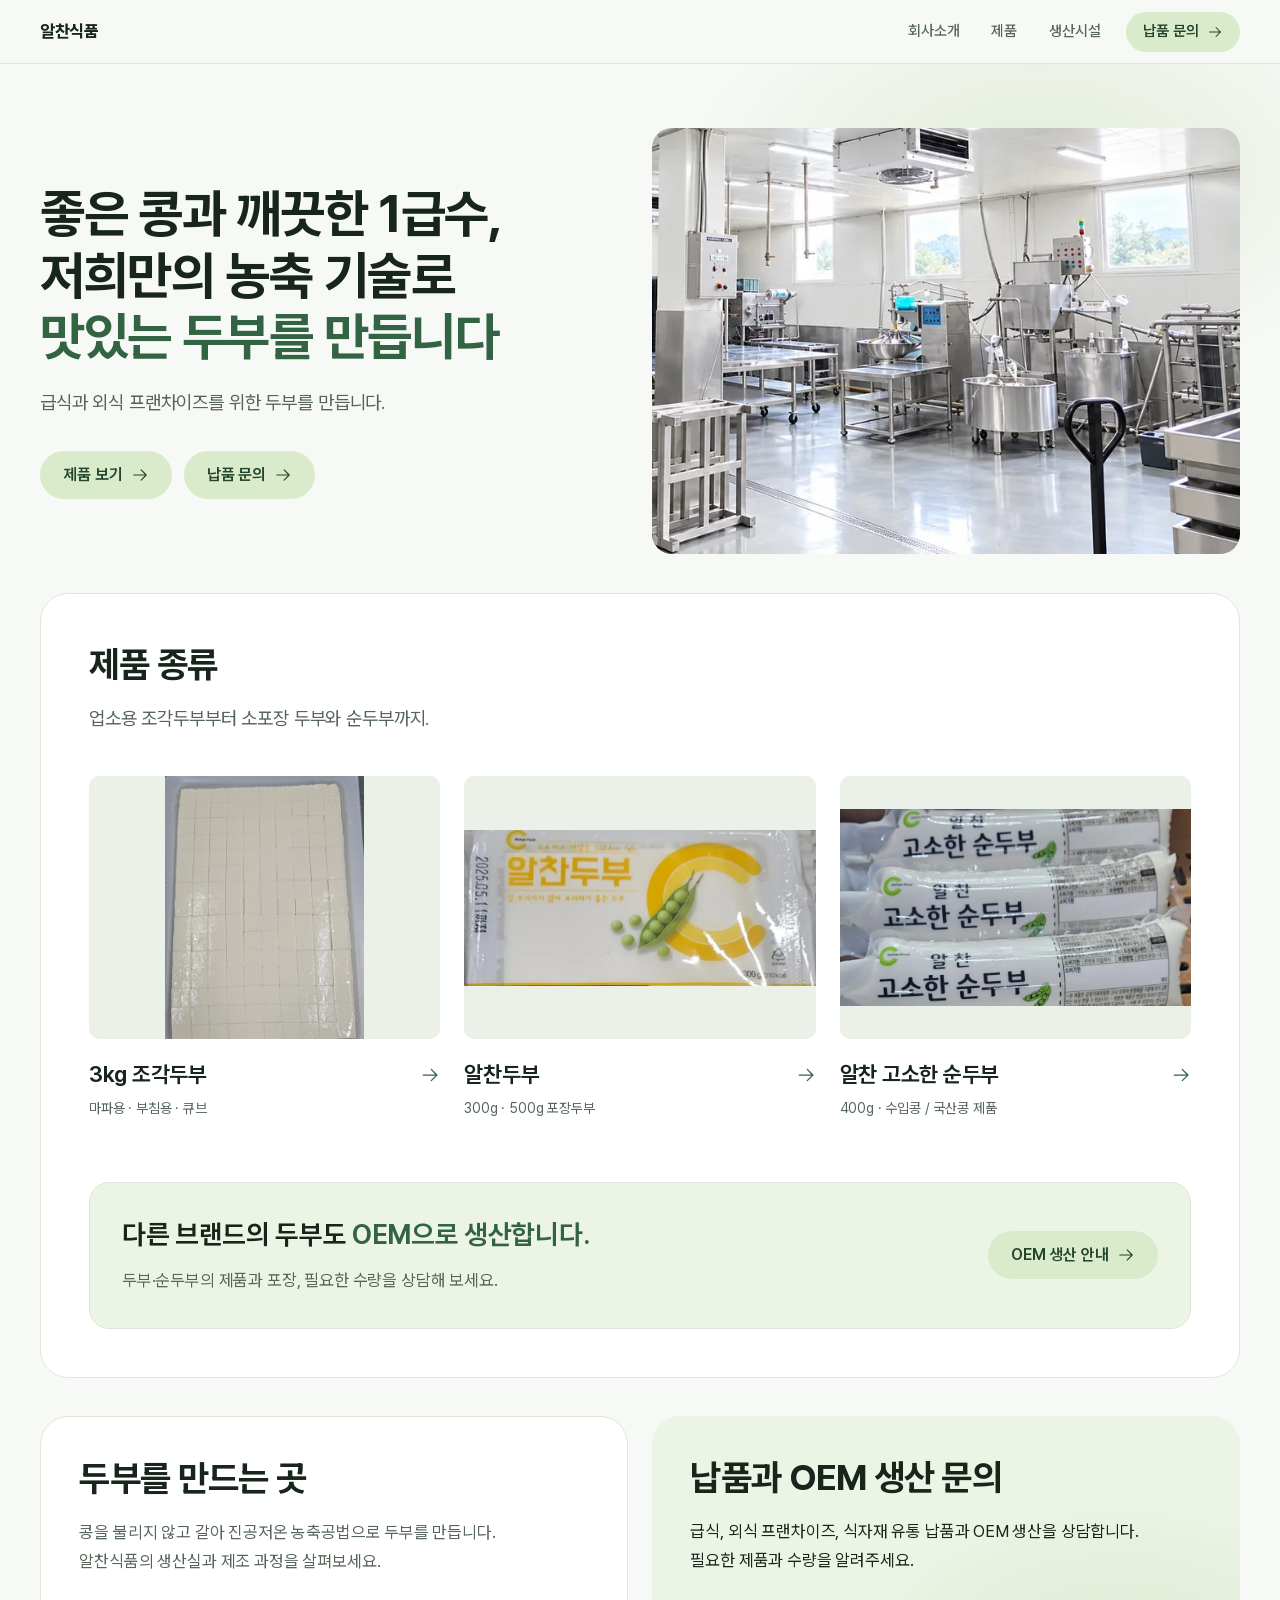
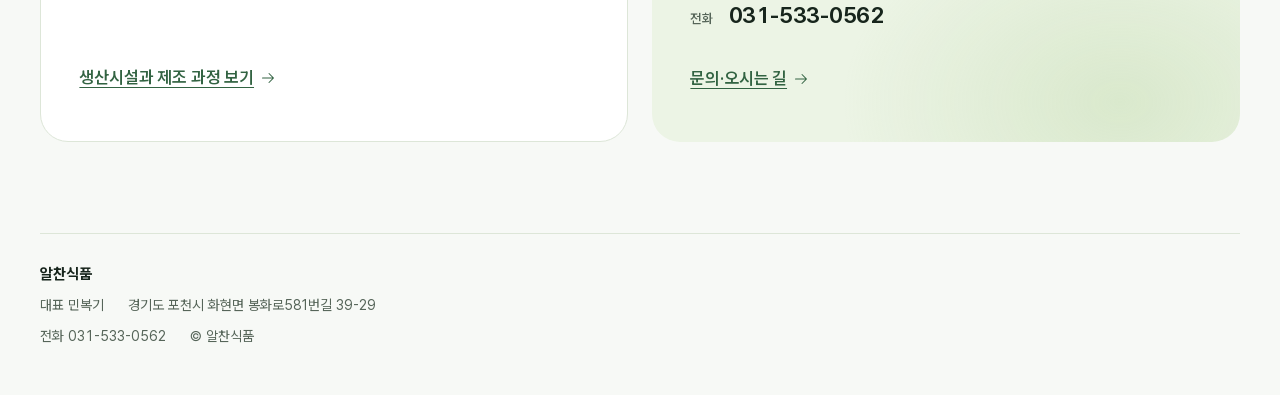
<file: index.html>
<!doctype html>
<html lang="ko">
<head>
<meta charset="utf-8">
<meta name="viewport" content="width=device-width, initial-scale=1">
<meta name="robots" content="noindex">
<title>알찬식품 | 1급수 지하수로 만드는 두부</title>
<meta name="description" content="경기도 포천의 두부 제조사 알찬식품입니다. 1급수 지하수로 급식과 외식 프랜차이즈용 두부를 만들고, OEM 생산을 합니다.">
<meta name="color-scheme" content="light dark">
<meta name="theme-color" content="#F7F9F6" media="(prefers-color-scheme: light)">
<meta name="theme-color" content="#101811" media="(prefers-color-scheme: dark)">
<meta property="og:type" content="website">
<meta property="og:locale" content="ko_KR">
<meta property="og:site_name" content="알찬식품">
<meta property="og:title" content="알찬식품 | 1급수 지하수로 만드는 두부">
<meta property="og:description" content="경기도 포천의 두부 제조사 알찬식품입니다. 1급수 지하수로 급식과 외식 프랜차이즈용 두부를 만들고, OEM 생산을 합니다.">
<link rel="icon" href="assets/favicon.svg" type="image/svg+xml">
<link rel="preload" as="image" href="assets/img/hero-production-room.webp" imagesrcset="assets/img/hero-production-room-720.webp 720w, assets/img/hero-production-room.webp 888w" imagesizes="(min-width: 64em) 608px, (min-width: 48em) 640px, calc(100vw - 32px)" fetchpriority="high">
<link rel="stylesheet" href="assets/fonts/pretendard/pretendardvariable-dynamic-subset.css">
<link rel="stylesheet" href="assets/css/site.css">
<script src="assets/js/site.js" defer></script>
<noscript><style>@media (max-width: 47.99em) { .site-header { position: static; height: auto; } .site-header__bar { flex-wrap: wrap; min-height: var(--header-h); } .menu-toggle { display: none; } .site-nav { display: block; width: 100%; padding-bottom: var(--sp-4); } }</style></noscript>
</head>
<body class="home">
<svg class="sprite" width="0" height="0" aria-hidden="true" focusable="false"><symbol id="i-arrow-right" viewBox="0 0 256 256"><path d="M221.66,133.66l-72,72a8,8,0,0,1-11.32-11.32L196.69,136H40a8,8,0,0,1,0-16H196.69L138.34,61.66a8,8,0,0,1,11.32-11.32l72,72A8,8,0,0,1,221.66,133.66Z"/></symbol><symbol id="i-list" viewBox="0 0 256 256"><path d="M224,128a8,8,0,0,1-8,8H40a8,8,0,0,1,0-16H216A8,8,0,0,1,224,128ZM40,72H216a8,8,0,0,0,0-16H40a8,8,0,0,0,0,16ZM216,184H40a8,8,0,0,0,0,16H216a8,8,0,0,0,0-16Z"/></symbol><symbol id="i-x" viewBox="0 0 256 256"><path d="M205.66,194.34a8,8,0,0,1-11.32,11.32L128,139.31,61.66,205.66a8,8,0,0,1-11.32-11.32L116.69,128,50.34,61.66A8,8,0,0,1,61.66,50.34L128,116.69l66.34-66.35a8,8,0,0,1,11.32,11.32L139.31,128Z"/></symbol></svg>
<a class="skip" href="#main">본문 바로가기</a>
<header class="site-header">
  <div class="wrap site-header__bar">
    <a class="brand" href="index.html" aria-current="page">알찬식품</a>
    <button class="menu-toggle" type="button" aria-expanded="false" aria-controls="site-nav" aria-label="메뉴"><svg class="icon i-open" aria-hidden="true"><use href="#i-list"/></svg><svg class="icon i-close" aria-hidden="true"><use href="#i-x"/></svg></button>
    <nav class="site-nav" id="site-nav" aria-label="주 메뉴">
      <ul class="site-nav__list">
        <li class="site-nav__home"><a href="index.html" aria-current="page">홈</a></li>
        <li><a href="about.html">회사소개</a></li><li><a href="products.html">제품</a></li><li><a href="facility.html">생산시설</a></li>
      </ul>
      <a class="btn btn--sm site-nav__cta" href="contact.html">납품 문의<svg class="icon" aria-hidden="true"><use href="#i-arrow-right"/></svg></a>
      <a class="site-nav__tel num" href="tel:031-533-0562">전화 031-533-0562</a>
    </nav>
  </div>
</header>
<main id="main" tabindex="-1">
<section class="hero" id="top">
  <div class="wrap hero__grid">
    <div class="hero__text">
      <h1 class="display"><span class="hero__line">좋은 콩과 깨끗한 1급수,</span> <span class="hero__line">저희만의 농축 기술로</span> <span class="hero__line hero__line--accent">맛있는 두부를 만듭니다</span></h1>
      <p class="lead">급식과 외식 프랜차이즈를 위한 두부를 만듭니다.</p>
      <div class="actions">
        <a class="btn" href="products.html">제품 보기<svg class="icon" aria-hidden="true"><use href="#i-arrow-right"/></svg></a>
        <a class="btn" href="contact.html">납품 문의<svg class="icon" aria-hidden="true"><use href="#i-arrow-right"/></svg></a>
      </div>
    </div>
    <figure class="photo hero__media"><img src="assets/img/hero-production-room.webp" srcset="assets/img/hero-production-room-720.webp 720w, assets/img/hero-production-room.webp 888w" sizes="(min-width: 64em) 608px, (min-width: 48em) 640px, calc(100vw - 32px)" width="888" height="644" alt="스테인리스 설비가 놓인 알찬식품 두부 생산실" fetchpriority="high"></figure>
  </div>
</section>

<section class="section-chapter" id="products">
  <div class="wrap">
   <div class="chapter-panel">
    <div class="head" data-reveal>
      <h2>제품 종류</h2>
      <p class="lead">업소용 조각두부부터 소포장 두부와 순두부까지.</p>
    </div>
    <div class="tiles tiles--choices">
      <article class="tile" data-reveal>
        <a class="product-choice" href="products.html#bulk">
          <figure class="photo"><img src="assets/img/tofu-cut-300.webp" width="900" height="1188" alt="" loading="lazy" decoding="async"></figure>
          <div class="product-choice__text">
            <h3 class="product-title-link">3kg 조각두부<svg class="icon" aria-hidden="true"><use href="#i-arrow-right"/></svg></h3>
            <p>마파용 · 부침용 · 큐브</p>
          </div>
        </a>
      </article>
      <article class="tile" data-reveal>
        <a class="product-choice" href="products.html#packaged">
          <figure class="photo"><img src="assets/img/alchan-300g-label.webp" width="900" height="400" alt="" loading="lazy" decoding="async"></figure>
          <div class="product-choice__text">
            <h3 class="product-title-link">알찬두부<svg class="icon" aria-hidden="true"><use href="#i-arrow-right"/></svg></h3>
            <p>300g · 500g 포장두부</p>
          </div>
        </a>
      </article>
      <article class="tile" data-reveal>
        <a class="product-choice" href="products.html#sundubu">
          <figure class="photo"><img src="assets/img/sundubu-row.webp" width="900" height="506" alt="" loading="lazy" decoding="async"></figure>
          <div class="product-choice__text">
            <h3 class="product-title-link">알찬 고소한 순두부<svg class="icon" aria-hidden="true"><use href="#i-arrow-right"/></svg></h3>
            <p>400g · 수입콩 / 국산콩 제품</p>
          </div>
        </a>
      </article>
    </div>
    <div class="oem-band gap-top" id="fields">
      <div class="oem-band__copy" data-reveal>
        <h3>다른 브랜드의 두부도 <span>OEM으로 생산합니다.</span></h3>
        <p>두부·순두부의 제품과 포장, <span class="mobile-phrase">필요한 수량을 상담해 보세요.</span></p>
      </div>
      <a class="btn" href="products.html#oem">OEM 생산 안내<svg class="icon" aria-hidden="true"><use href="#i-arrow-right"/></svg></a>
    </div>
  </div>
   </div>
</section>

<div class="wrap home-summary">
  <section class="section-chapter" id="method">
    <div class="chapter-panel" id="hygiene">
      <div class="head" data-reveal>
        <h2>두부를 만드는 곳</h2>
        <p class="text">콩을 불리지 않고 갈아 진공저온 농축공법으로 두부를 만듭니다. <span class="sentence">알찬식품의 생산실과 제조 과정을 살펴보세요.</span></p>
        <a class="link" href="facility.html">생산시설과 제조 과정 보기<svg class="icon" aria-hidden="true"><use href="#i-arrow-right"/></svg></a>
      </div>
    </div>
  </section>

  <section class="sec" id="inquiry">
    <div class="panel">
      <div class="panel__text" data-reveal>
        <h2>납품과 OEM 생산 문의</h2>
        <p class="text">급식, 외식 프랜차이즈, 식자재 유통 납품과 <span class="mobile-phrase">OEM 생산을 상담합니다.</span> <span class="inquiry-note">필요한 제품과 수량을 알려주세요.</span></p>
      </div>
      <dl class="facts panel__contact">
        <div><dt>전화</dt><dd><a class="tel num" href="tel:031-533-0562">031-533-0562</a></dd></div>
      </dl>
      <a class="link panel__link" href="contact.html">문의·오시는 길<svg class="icon" aria-hidden="true"><use href="#i-arrow-right"/></svg></a>
    </div>
  </section>
</div>
</main>
<footer class="site-footer">
  <div class="wrap">
    <div class="site-footer__inner">
      <p class="site-footer__name">알찬식품</p>
      <p class="site-footer__row"><span>대표 민복기</span> <span>경기도 포천시 화현면 <span class="nowrap">봉화로581번길 39-29</span></span></p>
      <p class="site-footer__row num"><span>전화 <a href="tel:031-533-0562">031-533-0562</a></span><span class="site-footer__copy">© 알찬식품</span></p>
    </div>
  </div>
</footer>
</body>
</html>
</file>
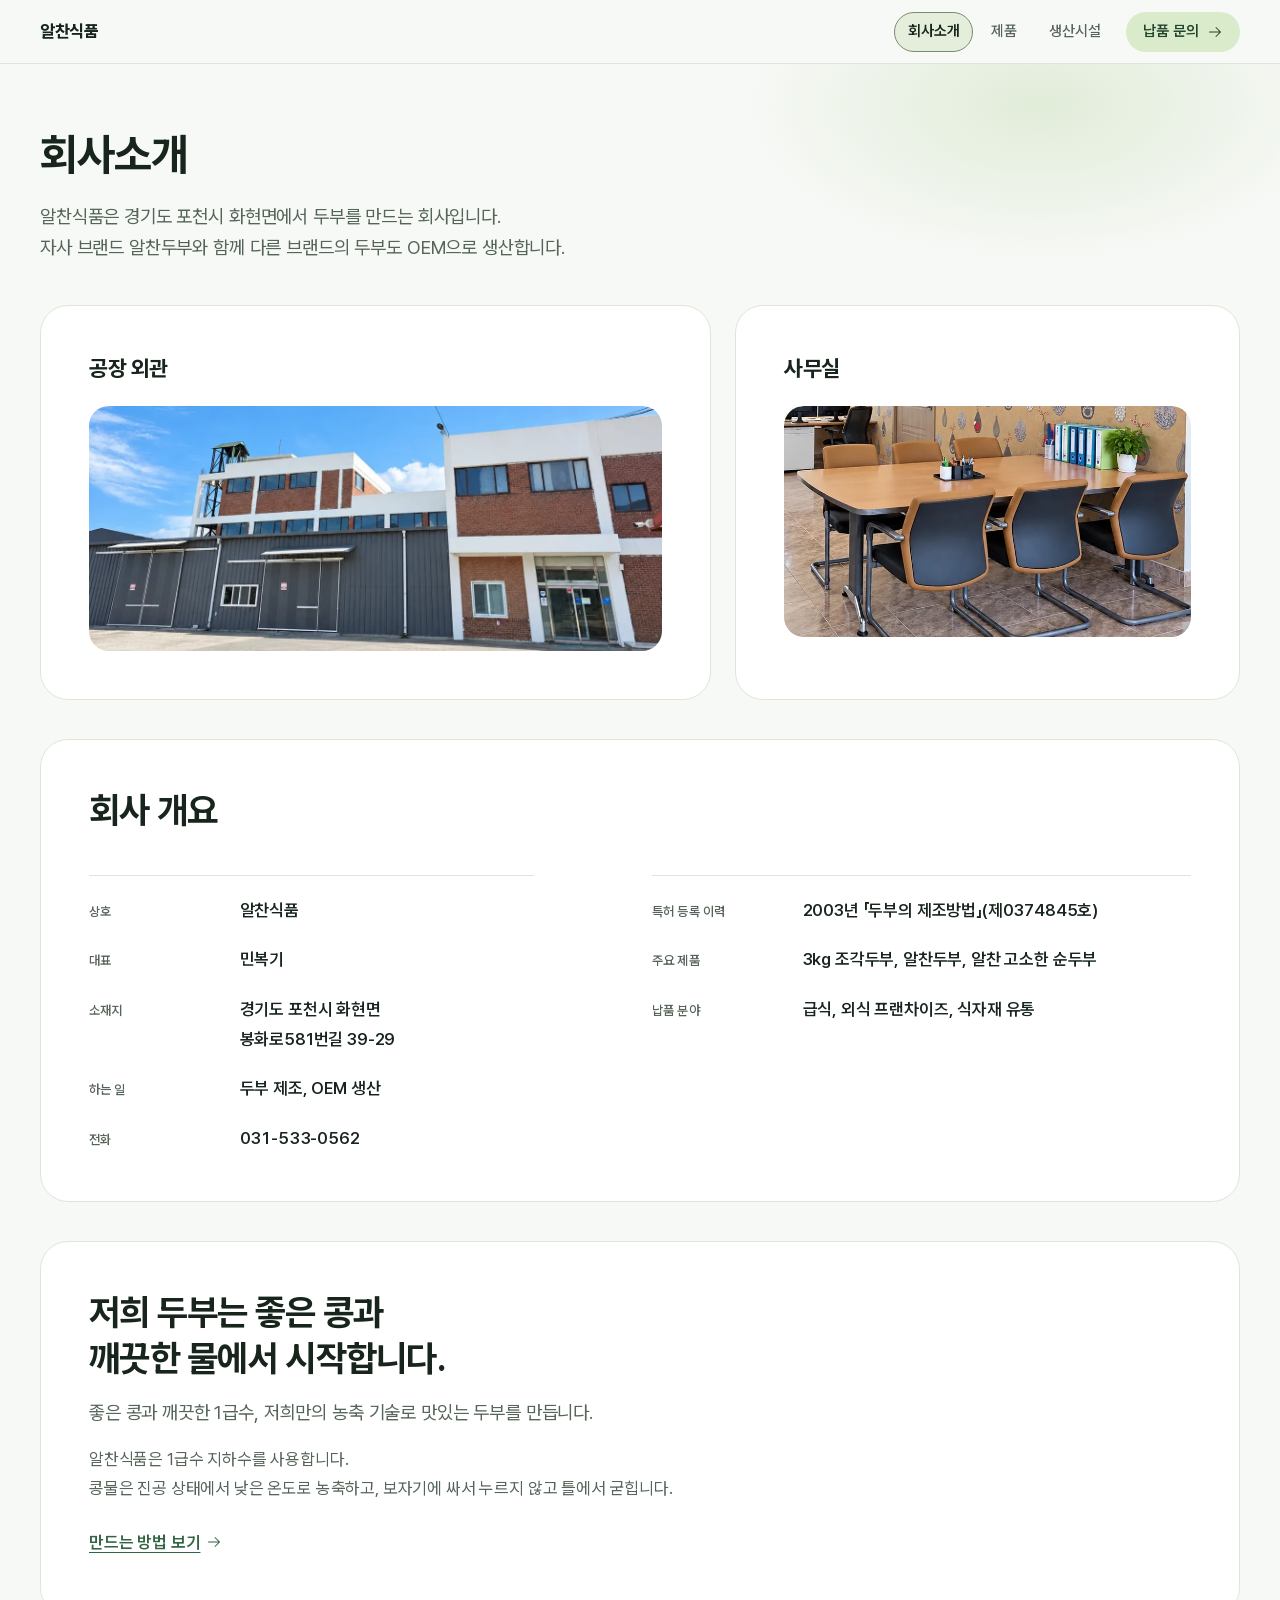
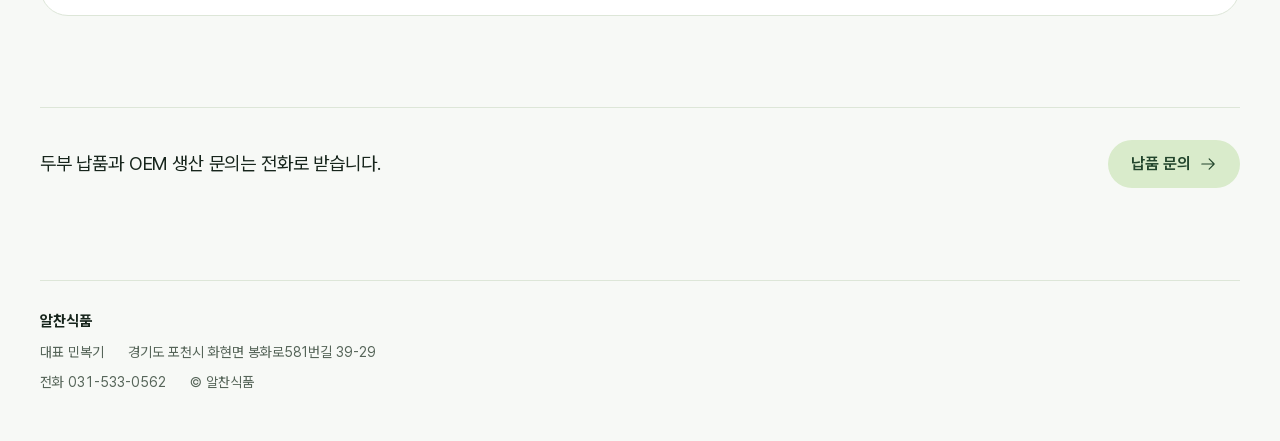
<file: about.html>
<!doctype html>
<html lang="ko">
<head>
<meta charset="utf-8">
<meta name="viewport" content="width=device-width, initial-scale=1">
<meta name="robots" content="noindex">
<title>회사소개 | 알찬식품</title>
<meta name="description" content="알찬식품은 경기도 포천시 화현면에서 두부를 만드는 회사입니다. 자사 브랜드 알찬두부와 함께 다른 브랜드의 두부도 OEM으로 생산합니다.">
<meta name="color-scheme" content="light dark">
<meta name="theme-color" content="#F7F9F6" media="(prefers-color-scheme: light)">
<meta name="theme-color" content="#101811" media="(prefers-color-scheme: dark)">
<meta property="og:type" content="website">
<meta property="og:locale" content="ko_KR">
<meta property="og:site_name" content="알찬식품">
<meta property="og:title" content="회사소개 | 알찬식품">
<meta property="og:description" content="알찬식품은 경기도 포천시 화현면에서 두부를 만드는 회사입니다. 자사 브랜드 알찬두부와 함께 다른 브랜드의 두부도 OEM으로 생산합니다.">
<link rel="icon" href="assets/favicon.svg" type="image/svg+xml">
<link rel="stylesheet" href="assets/fonts/pretendard/pretendardvariable-dynamic-subset.css">
<link rel="stylesheet" href="assets/css/site.css">
<script src="assets/js/site.js" defer></script>
<noscript><style>@media (max-width: 47.99em) { .site-header { position: static; height: auto; } .site-header__bar { flex-wrap: wrap; min-height: var(--header-h); } .menu-toggle { display: none; } .site-nav { display: block; width: 100%; padding-bottom: var(--sp-4); } }</style></noscript>
</head>
<body>
<svg class="sprite" width="0" height="0" aria-hidden="true" focusable="false"><symbol id="i-arrow-right" viewBox="0 0 256 256"><path d="M221.66,133.66l-72,72a8,8,0,0,1-11.32-11.32L196.69,136H40a8,8,0,0,1,0-16H196.69L138.34,61.66a8,8,0,0,1,11.32-11.32l72,72A8,8,0,0,1,221.66,133.66Z"/></symbol><symbol id="i-list" viewBox="0 0 256 256"><path d="M224,128a8,8,0,0,1-8,8H40a8,8,0,0,1,0-16H216A8,8,0,0,1,224,128ZM40,72H216a8,8,0,0,0,0-16H40a8,8,0,0,0,0,16ZM216,184H40a8,8,0,0,0,0,16H216a8,8,0,0,0,0-16Z"/></symbol><symbol id="i-x" viewBox="0 0 256 256"><path d="M205.66,194.34a8,8,0,0,1-11.32,11.32L128,139.31,61.66,205.66a8,8,0,0,1-11.32-11.32L116.69,128,50.34,61.66A8,8,0,0,1,61.66,50.34L128,116.69l66.34-66.35a8,8,0,0,1,11.32,11.32L139.31,128Z"/></symbol></svg>
<a class="skip" href="#main">본문 바로가기</a>
<header class="site-header site-header--inner">
  <div class="wrap site-header__bar">
    <a class="brand" href="index.html">알찬식품</a>
    <a class="page-home" href="index.html" aria-label="홈으로"><svg class="icon" aria-hidden="true"><use href="#i-arrow-right"/></svg>홈</a>
    <span class="page-title">회사소개</span>
    <button class="menu-toggle" type="button" aria-expanded="false" aria-controls="site-nav" aria-label="메뉴"><svg class="icon i-open" aria-hidden="true"><use href="#i-list"/></svg><svg class="icon i-close" aria-hidden="true"><use href="#i-x"/></svg></button>
    <nav class="site-nav" id="site-nav" aria-label="주 메뉴">
      <ul class="site-nav__list">
        <li class="site-nav__home"><a href="index.html">홈</a></li>
        <li><a href="about.html" aria-current="page">회사소개</a></li><li><a href="products.html">제품</a></li><li><a href="facility.html">생산시설</a></li>
      </ul>
      <a class="btn btn--sm site-nav__cta" href="contact.html">납품 문의<svg class="icon" aria-hidden="true"><use href="#i-arrow-right"/></svg></a>
      <a class="site-nav__tel num" href="tel:031-533-0562">전화 031-533-0562</a>
    </nav>
  </div>
</header>
<main id="main" tabindex="-1">
<section class="page-head" id="top">
  <div class="wrap">
    <h1>회사소개</h1>
    <p class="lead">알찬식품은 경기도 포천시 화현면에서 두부를 만드는 회사입니다. <span class="sentence">자사 브랜드 알찬두부와 함께 <span class="phrase">다른 브랜드의</span> 두부도 OEM으로 생산합니다.</span></p>
  </div>
</section>

<section class="sec--head" id="places" aria-label="공장과 사무실 사진">
  <div class="wrap pair pair--about">
    <article class="place-story" data-reveal aria-labelledby="factory-heading">
      <h2 id="factory-heading">공장 외관</h2>
      <figure class="photo"><img src="assets/img/factory-exterior-wide.webp" width="1200" height="514" alt="붉은 벽돌 건물과 회색 철판 건물로 된 알찬식품 공장" loading="lazy" decoding="async"></figure>
    </article>
    <article class="place-story" data-reveal aria-labelledby="office-heading">
      <h2 id="office-heading">사무실</h2>
      <figure class="photo"><img src="assets/img/office-meeting.webp" width="790" height="450" alt="회의 테이블과 의자가 놓인 알찬식품 사무실" loading="lazy" decoding="async"></figure>
    </article>
  </div>
</section>

<section class="sec section-chapter" id="overview">
  <div class="wrap">
    <div class="chapter-panel">
      <div class="head" data-reveal>
        <h2>회사 개요</h2>
      </div>
      <div class="facts-pair">
        <dl class="facts">
          <div><dt>상호</dt><dd>알찬식품</dd></div>
          <div><dt>대표</dt><dd>민복기</dd></div>
          <div><dt>소재지</dt><dd>경기도 포천시 화현면 <span class="sentence">봉화로581번길 39-29</span></dd></div>
          <div><dt>하는 일</dt><dd>두부 제조, OEM 생산</dd></div>
          <div><dt>전화</dt><dd><a class="num" href="tel:031-533-0562">031-533-0562</a></dd></div>
        </dl>
        <dl class="facts">
          <div id="history"><dt>특허 등록 이력</dt><dd>2003년 「두부의 제조방법」<span class="nowrap num">(제0374845호)</span></dd></div>
          <div><dt>주요 제품</dt><dd>3kg 조각두부, 알찬두부, 알찬 고소한 순두부</dd></div>
          <div><dt>납품 분야</dt><dd>급식, 외식 프랜차이즈, 식자재 유통</dd></div>
        </dl>
      </div>
    </div>
  </div>
</section>

<section class="sec sec--l section-chapter" id="water">
  <div class="wrap">
    <div class="chapter-panel">
      <div class="head" data-reveal>
        <h2>저희 두부는 좋은 콩과 깨끗한 물에서 시작합니다.</h2>
        <p class="lead">좋은 콩과 깨끗한 1급수, 저희만의 농축 기술로 맛있는 두부를 만듭니다.</p>
        <p class="text">알찬식품은 1급수 지하수를 사용합니다. <span class="sentence">콩물은 진공 상태에서 낮은 온도로 농축하고, 보자기에 싸서 누르지 않고 틀에서 굳힙니다.</span></p>
        <a class="link" href="facility.html#process">만드는 방법 보기<svg class="icon" aria-hidden="true"><use href="#i-arrow-right"/></svg></a>
      </div>
    </div>
  </div>
</section>

<section class="sec">
  <div class="wrap">
    <div class="cta-row">
      <p>두부 납품과 OEM 생산 문의는 전화로 받습니다.</p>
      <a class="btn" href="contact.html">납품 문의<svg class="icon" aria-hidden="true"><use href="#i-arrow-right"/></svg></a>
    </div>
  </div>
</section>
</main>
<footer class="site-footer">
  <div class="wrap">
    <div class="site-footer__inner">
      <p class="site-footer__name">알찬식품</p>
      <p class="site-footer__row"><span>대표 민복기</span> <span>경기도 포천시 화현면 <span class="nowrap">봉화로581번길 39-29</span></span></p>
      <p class="site-footer__row num"><span>전화 <a href="tel:031-533-0562">031-533-0562</a></span><span class="site-footer__copy">© 알찬식품</span></p>
    </div>
  </div>
</footer>
</body>
</html>
</file>
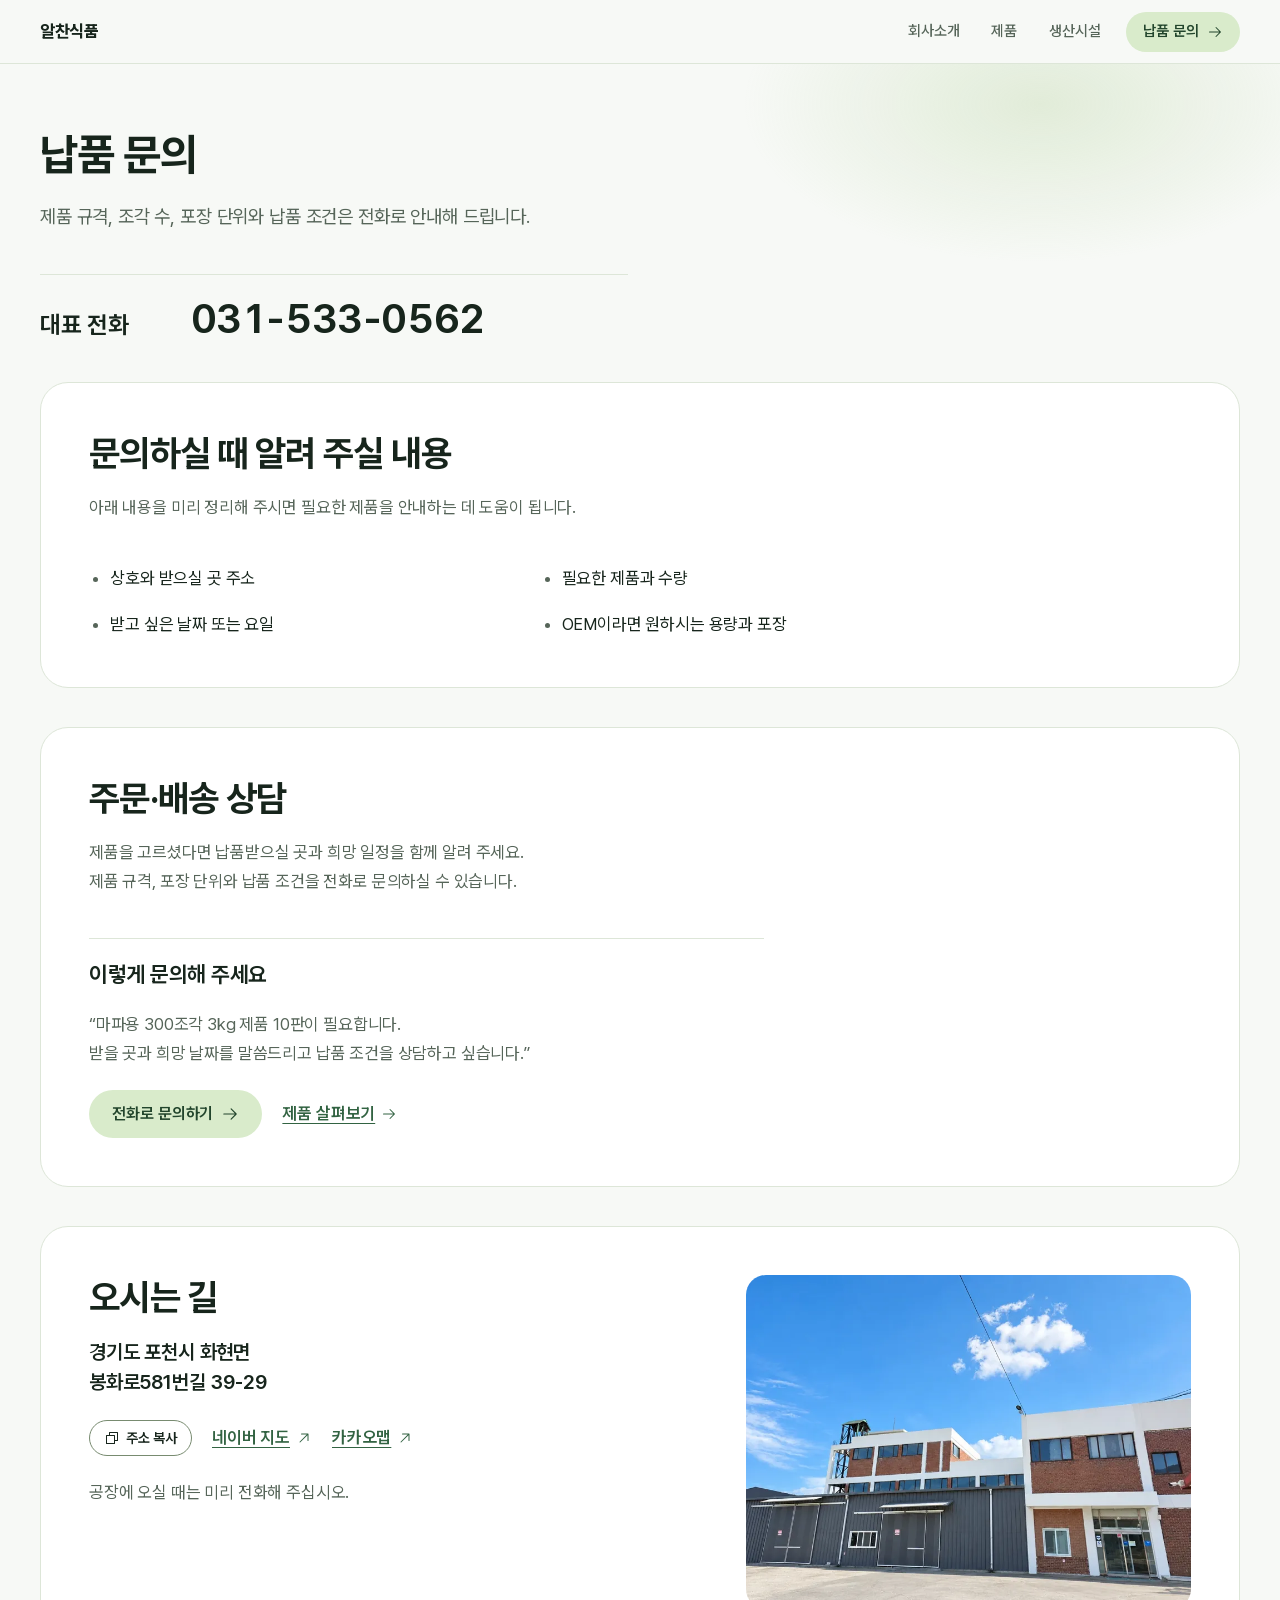
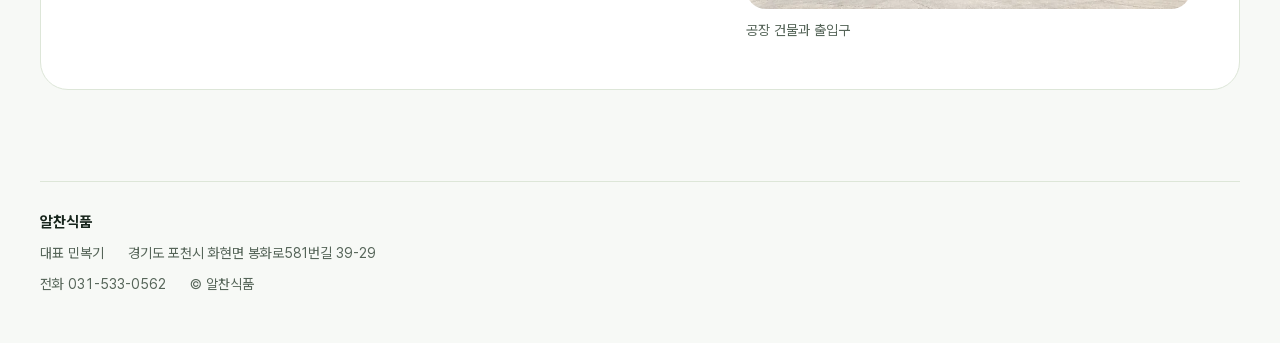
<file: contact.html>
<!doctype html>
<html lang="ko">
<head>
<meta charset="utf-8">
<meta name="viewport" content="width=device-width, initial-scale=1">
<meta name="robots" content="noindex">
<title>납품 문의·오시는 길 | 알찬식품</title>
<meta name="description" content="알찬식품 전화 031-533-0562. 경기도 포천시 화현면 봉화로581번길 39-29.">
<meta name="color-scheme" content="light dark">
<meta name="theme-color" content="#F7F9F6" media="(prefers-color-scheme: light)">
<meta name="theme-color" content="#101811" media="(prefers-color-scheme: dark)">
<meta property="og:type" content="website">
<meta property="og:locale" content="ko_KR">
<meta property="og:site_name" content="알찬식품">
<meta property="og:title" content="납품 문의·오시는 길 | 알찬식품">
<meta property="og:description" content="알찬식품 전화 031-533-0562. 경기도 포천시 화현면 봉화로581번길 39-29.">
<link rel="icon" href="assets/favicon.svg" type="image/svg+xml">
<link rel="stylesheet" href="assets/fonts/pretendard/pretendardvariable-dynamic-subset.css">
<link rel="stylesheet" href="assets/css/site.css">
<script src="assets/js/site.js" defer></script>
<noscript><style>@media (max-width: 47.99em) { .site-header { position: static; height: auto; } .site-header__bar { flex-wrap: wrap; min-height: var(--header-h); } .menu-toggle { display: none; } .site-nav { display: block; width: 100%; padding-bottom: var(--sp-4); } }</style></noscript>
</head>
<body>
<svg class="sprite" width="0" height="0" aria-hidden="true" focusable="false"><symbol id="i-arrow-right" viewBox="0 0 256 256"><path d="M221.66,133.66l-72,72a8,8,0,0,1-11.32-11.32L196.69,136H40a8,8,0,0,1,0-16H196.69L138.34,61.66a8,8,0,0,1,11.32-11.32l72,72A8,8,0,0,1,221.66,133.66Z"/></symbol><symbol id="i-list" viewBox="0 0 256 256"><path d="M224,128a8,8,0,0,1-8,8H40a8,8,0,0,1,0-16H216A8,8,0,0,1,224,128ZM40,72H216a8,8,0,0,0,0-16H40a8,8,0,0,0,0,16ZM216,184H40a8,8,0,0,0,0,16H216a8,8,0,0,0,0-16Z"/></symbol><symbol id="i-x" viewBox="0 0 256 256"><path d="M205.66,194.34a8,8,0,0,1-11.32,11.32L128,139.31,61.66,205.66a8,8,0,0,1-11.32-11.32L116.69,128,50.34,61.66A8,8,0,0,1,61.66,50.34L128,116.69l66.34-66.35a8,8,0,0,1,11.32,11.32L139.31,128Z"/></symbol><symbol id="i-arrow-up-right" viewBox="0 0 256 256"><path d="M200,64V168a8,8,0,0,1-16,0V83.31L69.66,197.66a8,8,0,0,1-11.32-11.32L172.69,72H88a8,8,0,0,1,0-16H192A8,8,0,0,1,200,64Z"/></symbol><symbol id="i-copy" viewBox="0 0 256 256"><path d="M216,32H88a8,8,0,0,0-8,8V80H40a8,8,0,0,0-8,8V216a8,8,0,0,0,8,8H168a8,8,0,0,0,8-8V176h40a8,8,0,0,0,8-8V40A8,8,0,0,0,216,32ZM160,208H48V96H160Zm48-48H176V88a8,8,0,0,0-8-8H96V48H208Z"/></symbol><symbol id="i-check" viewBox="0 0 256 256"><path d="M229.66,77.66l-128,128a8,8,0,0,1-11.32,0l-56-56a8,8,0,0,1,11.32-11.32L96,188.69,218.34,66.34a8,8,0,0,1,11.32,11.32Z"/></symbol></svg>
<a class="skip" href="#main">본문 바로가기</a>
<header class="site-header site-header--inner">
  <div class="wrap site-header__bar">
    <a class="brand" href="index.html">알찬식품</a>
    <a class="page-home" href="index.html" aria-label="홈으로"><svg class="icon" aria-hidden="true"><use href="#i-arrow-right"/></svg>홈</a>
    <span class="page-title">납품 문의</span>
    <button class="menu-toggle" type="button" aria-expanded="false" aria-controls="site-nav" aria-label="메뉴"><svg class="icon i-open" aria-hidden="true"><use href="#i-list"/></svg><svg class="icon i-close" aria-hidden="true"><use href="#i-x"/></svg></button>
    <nav class="site-nav" id="site-nav" aria-label="주 메뉴">
      <ul class="site-nav__list">
        <li class="site-nav__home"><a href="index.html">홈</a></li>
        <li><a href="about.html">회사소개</a></li><li><a href="products.html">제품</a></li><li><a href="facility.html">생산시설</a></li>
      </ul>
      <a class="btn btn--sm site-nav__cta" href="contact.html" aria-current="page">납품 문의<svg class="icon" aria-hidden="true"><use href="#i-arrow-right"/></svg></a>
      <a class="site-nav__tel num" href="tel:031-533-0562">전화 031-533-0562</a>
    </nav>
  </div>
</header>
<main id="main" tabindex="-1">
<section class="page-head" id="top">
  <div class="wrap">
    <h1>납품 문의</h1>
    <p class="lead">제품 규격, 조각 수, 포장 단위와 납품 조건은 전화로 안내해 드립니다.</p>
    <dl class="contact-list head-gap">
      <div><dt>대표 전화</dt><dd><a class="figure num" href="tel:031-533-0562">031-533-0562</a></dd></div>
    </dl>
    <nav class="section-nav section-nav--pills section-nav--mobile" aria-label="문의 안내">
      <a href="#checklist">문의 전 확인</a>
      <a href="#order">주문·배송 상담</a>
      <a href="#location">오시는 길</a>
    </nav>
  </div>
</section>

<section class="section-chapter" id="checklist">
  <div class="wrap">
   <div class="chapter-panel">
    <div class="head" data-reveal>
      <h2>문의하실 때 알려 주실 내용</h2>
      <p class="text">아래 내용을 미리 정리해 주시면 필요한 제품을 안내하는 데 도움이 됩니다.</p>
    </div>
    <ul class="checklist">
      <li>상호와 받으실 곳 주소</li>
      <li>필요한 제품과 수량</li>
      <li>받고 싶은 날짜 또는 요일</li>
      <li>OEM이라면 원하시는 용량과 포장</li>
    </ul>
  </div>
   </div>
</section>

<section class="section-chapter" id="order">
  <div class="wrap">
   <div class="chapter-panel">
    <div class="head" data-reveal>
      <h2>주문·배송 상담</h2>
      <p class="text">제품을 고르셨다면 납품받으실 곳과 희망 일정을 함께 알려 주세요. <span class="sentence">제품 규격, 포장 단위와 납품 조건을 전화로 문의하실 수 있습니다.</span></p>
    </div>
    <div class="narrow">
      <div class="group">
        <h3>이렇게 문의해 주세요</h3>
        <p class="text">“마파용 300조각 3kg 제품 10판이 필요합니다. <span class="sentence">받을 곳과 희망 날짜를 말씀드리고 납품 조건을 상담하고 싶습니다.”</span></p>
      </div>
      <div class="actions">
        <a class="btn" href="tel:031-533-0562">전화로 문의하기<svg class="icon" aria-hidden="true"><use href="#i-arrow-right"/></svg></a>
        <a class="link" href="products.html">제품 살펴보기<svg class="icon" aria-hidden="true"><use href="#i-arrow-right"/></svg></a>
      </div>
    </div>
  </div>
   </div>
</section>

<section class="section-chapter" id="location">
  <div class="wrap">
   <div class="chapter-panel place">
    <div class="place__text">
      <h2>오시는 길</h2>
      <p class="place__address" id="address-text">경기도 포천시 화현면 <span class="sentence">봉화로581번길 39-29</span></p>
      <div class="actions">
        <button class="btn-quiet" type="button" data-copy="경기도 포천시 화현면 봉화로581번길 39-29"><svg class="icon i-copy" aria-hidden="true"><use href="#i-copy"/></svg><svg class="icon i-check" aria-hidden="true"><use href="#i-check"/></svg><span class="btn-quiet__label">주소 복사</span></button>
        <span id="copy-status" class="sr-only" aria-live="polite"></span>
        <a class="link" href="https://map.naver.com/p/search/%EA%B2%BD%EA%B8%B0%EB%8F%84%20%ED%8F%AC%EC%B2%9C%EC%8B%9C%20%ED%99%94%ED%98%84%EB%A9%B4%20%EB%B4%89%ED%99%94%EB%A1%9C581%EB%B2%88%EA%B8%B8%2039-29" target="_blank" rel="noopener">네이버 지도<svg class="icon" aria-hidden="true"><use href="#i-arrow-up-right"/></svg><span class="sr-only">(새 창)</span></a>
        <a class="link" href="https://map.kakao.com/link/search/%EA%B2%BD%EA%B8%B0%EB%8F%84%20%ED%8F%AC%EC%B2%9C%EC%8B%9C%20%ED%99%94%ED%98%84%EB%A9%B4%20%EB%B4%89%ED%99%94%EB%A1%9C581%EB%B2%88%EA%B8%B8%2039-29" target="_blank" rel="noopener">카카오맵<svg class="icon" aria-hidden="true"><use href="#i-arrow-up-right"/></svg><span class="sr-only">(새 창)</span></a>
      </div>
      <p class="place__note">공장에 오실 때는 미리 전화해 주십시오.</p>
    </div>
    <figure class="photo place__media" data-reveal><img src="assets/img/factory-front.webp" srcset="assets/img/factory-front-800.webp 800w, assets/img/factory-front.webp 1448w" sizes="(min-width: 64em) 40vw, (min-width: 32em) 480px, calc(100vw - 32px)" width="1448" height="1086" alt="붉은 벽돌과 흰 벽, 회색 철판으로 된 알찬식품 공장 건물 전체와 오른쪽 유리문 출입구" loading="lazy" decoding="async"><figcaption>공장 건물과 출입구</figcaption></figure>
  </div>
   </div>
</section>
</main>
<footer class="site-footer">
  <div class="wrap">
    <div class="site-footer__inner">
      <p class="site-footer__name">알찬식품</p>
      <p class="site-footer__row"><span>대표 민복기</span> <span>경기도 포천시 화현면 <span class="nowrap">봉화로581번길 39-29</span></span></p>
      <p class="site-footer__row num"><span>전화 <a href="tel:031-533-0562">031-533-0562</a></span><span class="site-footer__copy">© 알찬식품</span></p>
    </div>
  </div>
</footer>
</body>
</html>
</file>
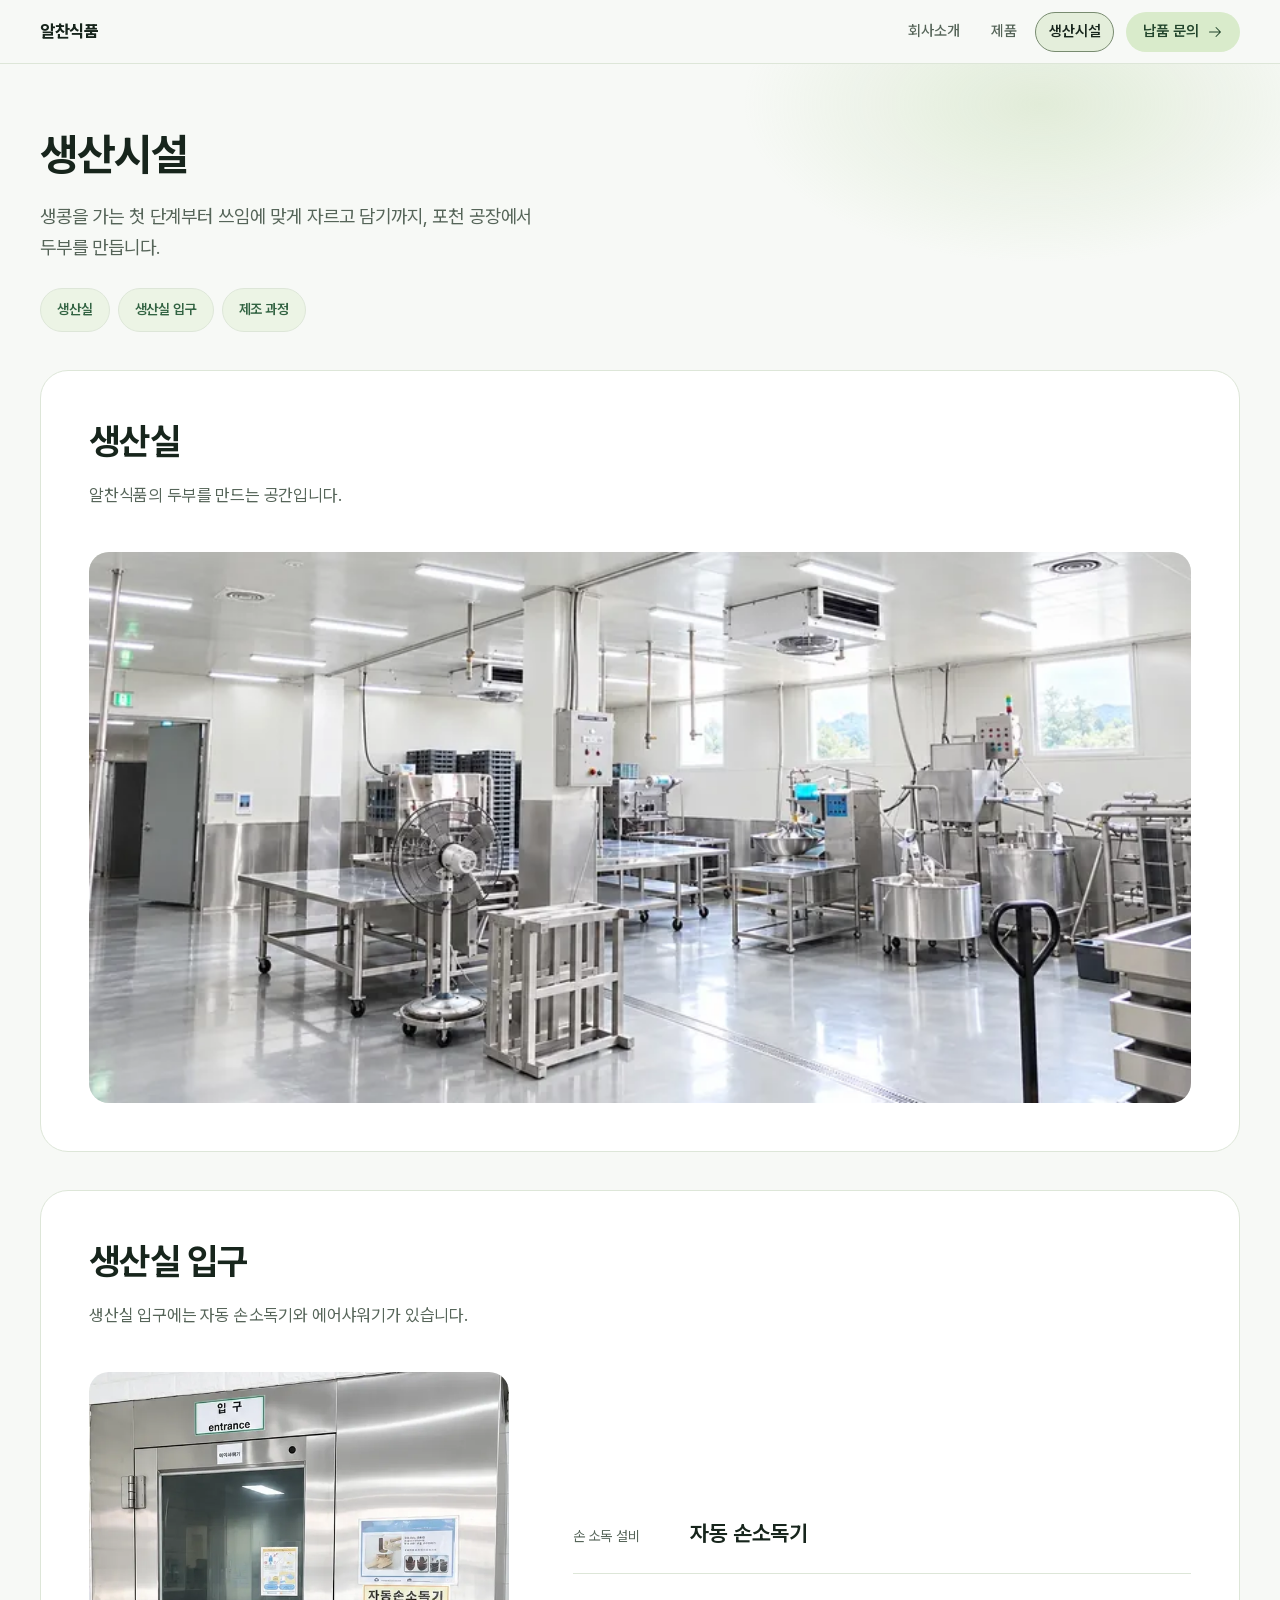
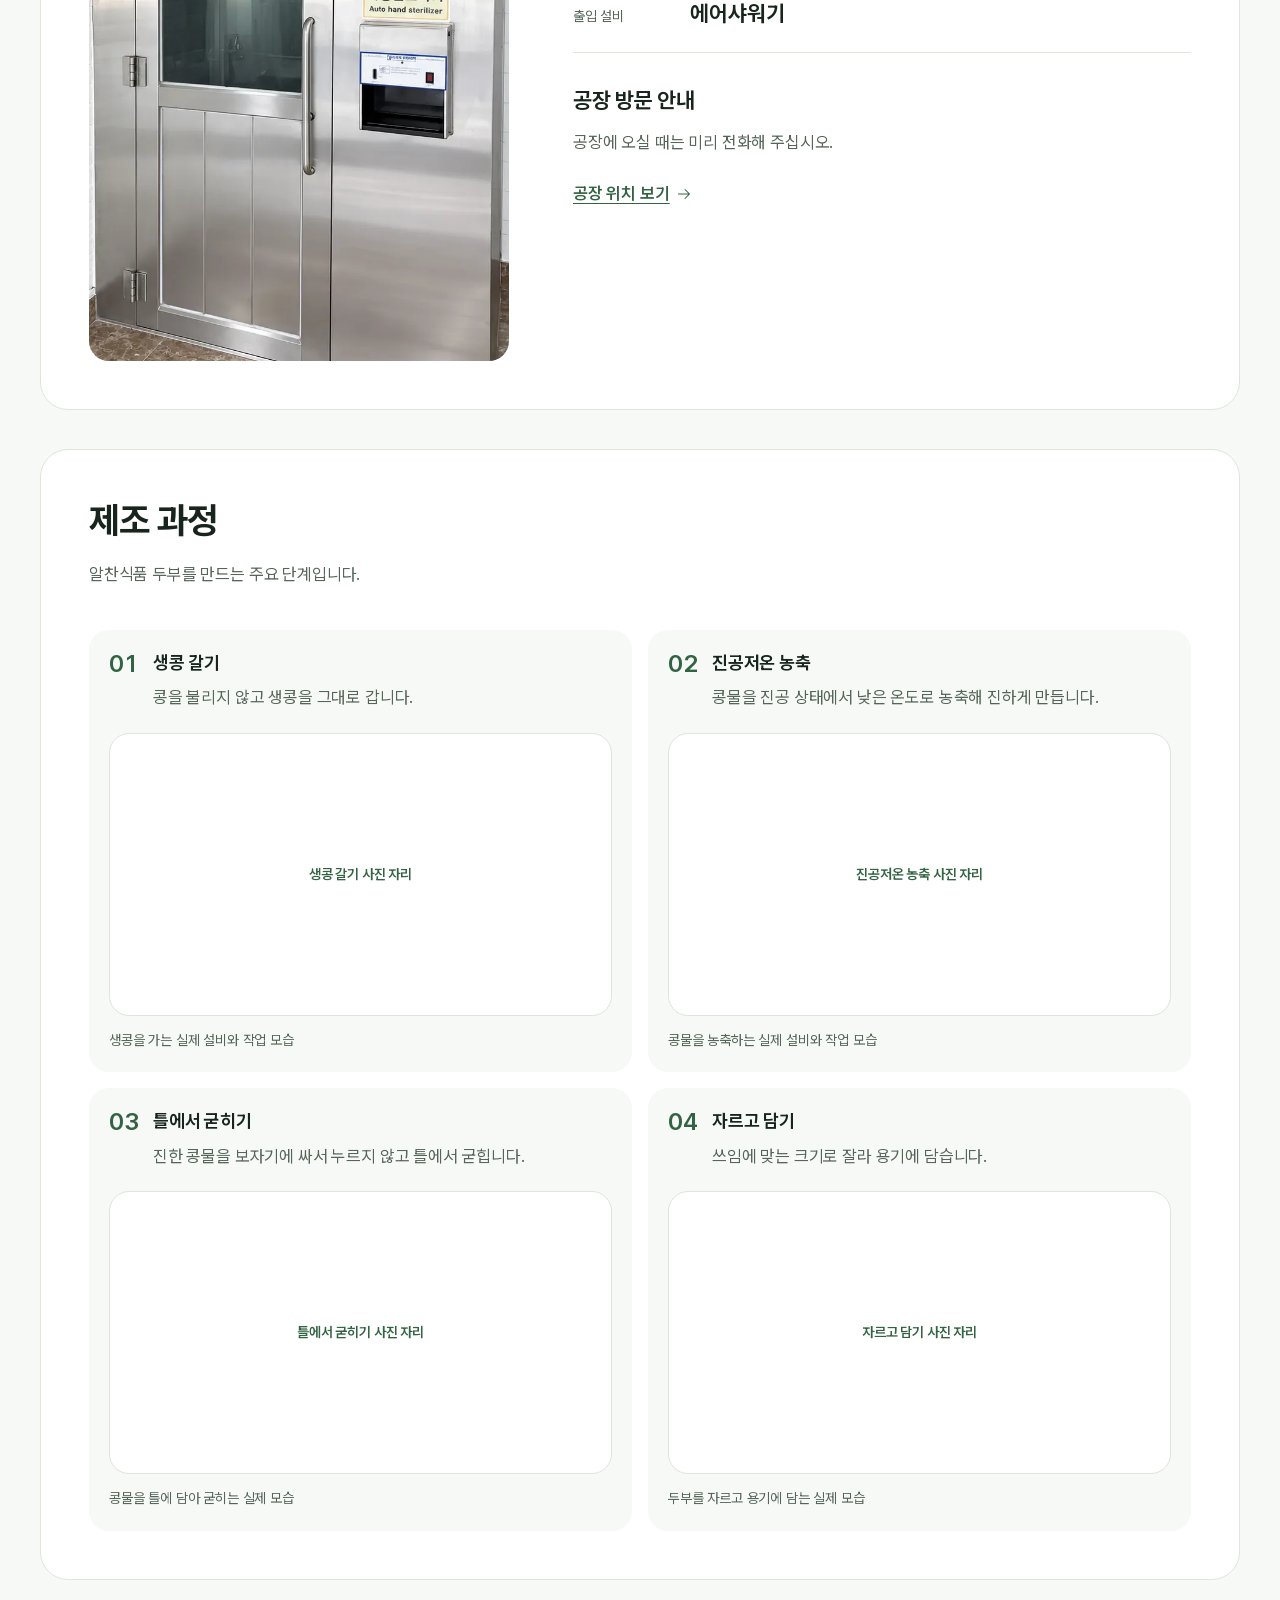
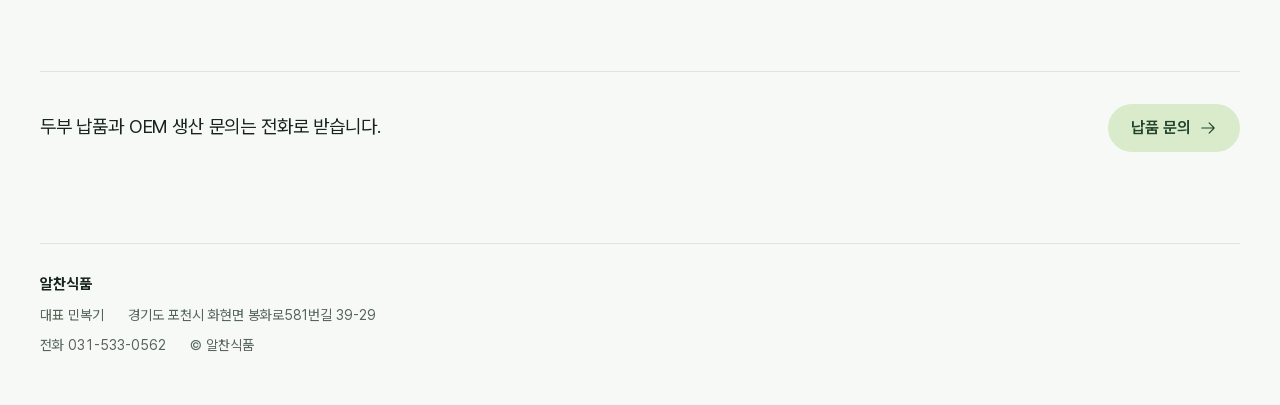
<file: facility.html>
<!doctype html>
<html lang="ko">
<head>
<meta charset="utf-8">
<meta name="viewport" content="width=device-width, initial-scale=1">
<meta name="robots" content="noindex">
<title>생산시설 | 알찬식품</title>
<meta name="description" content="알찬식품 포천 공장의 생산실과 두부를 만드는 방법을 소개합니다.">
<meta name="color-scheme" content="light dark">
<meta name="theme-color" content="#F7F9F6" media="(prefers-color-scheme: light)">
<meta name="theme-color" content="#101811" media="(prefers-color-scheme: dark)">
<meta property="og:type" content="website">
<meta property="og:locale" content="ko_KR">
<meta property="og:site_name" content="알찬식품">
<meta property="og:title" content="생산시설 | 알찬식품">
<meta property="og:description" content="알찬식품 포천 공장의 생산실과 두부를 만드는 방법을 소개합니다.">
<link rel="icon" href="assets/favicon.svg" type="image/svg+xml">
<link rel="stylesheet" href="assets/fonts/pretendard/pretendardvariable-dynamic-subset.css">
<link rel="stylesheet" href="assets/css/site.css">
<script src="assets/js/site.js" defer></script>
<noscript><style>@media (max-width: 47.99em) { .site-header { position: static; height: auto; } .site-header__bar { flex-wrap: wrap; min-height: var(--header-h); } .menu-toggle { display: none; } .site-nav { display: block; width: 100%; padding-bottom: var(--sp-4); } }</style></noscript>
</head>
<body>
<svg class="sprite" width="0" height="0" aria-hidden="true" focusable="false"><symbol id="i-arrow-right" viewBox="0 0 256 256"><path d="M221.66,133.66l-72,72a8,8,0,0,1-11.32-11.32L196.69,136H40a8,8,0,0,1,0-16H196.69L138.34,61.66a8,8,0,0,1,11.32-11.32l72,72A8,8,0,0,1,221.66,133.66Z"/></symbol><symbol id="i-list" viewBox="0 0 256 256"><path d="M224,128a8,8,0,0,1-8,8H40a8,8,0,0,1,0-16H216A8,8,0,0,1,224,128ZM40,72H216a8,8,0,0,0,0-16H40a8,8,0,0,0,0,16ZM216,184H40a8,8,0,0,0,0,16H216a8,8,0,0,0,0-16Z"/></symbol><symbol id="i-x" viewBox="0 0 256 256"><path d="M205.66,194.34a8,8,0,0,1-11.32,11.32L128,139.31,61.66,205.66a8,8,0,0,1-11.32-11.32L116.69,128,50.34,61.66A8,8,0,0,1,61.66,50.34L128,116.69l66.34-66.35a8,8,0,0,1,11.32,11.32L139.31,128Z"/></symbol></svg>
<a class="skip" href="#main">본문 바로가기</a>
<header class="site-header site-header--inner">
  <div class="wrap site-header__bar">
    <a class="brand" href="index.html">알찬식품</a>
    <a class="page-home" href="index.html" aria-label="홈으로"><svg class="icon" aria-hidden="true"><use href="#i-arrow-right"/></svg>홈</a>
    <span class="page-title">생산시설</span>
    <button class="menu-toggle" type="button" aria-expanded="false" aria-controls="site-nav" aria-label="메뉴"><svg class="icon i-open" aria-hidden="true"><use href="#i-list"/></svg><svg class="icon i-close" aria-hidden="true"><use href="#i-x"/></svg></button>
    <nav class="site-nav" id="site-nav" aria-label="주 메뉴">
      <ul class="site-nav__list">
        <li class="site-nav__home"><a href="index.html">홈</a></li>
        <li><a href="about.html">회사소개</a></li><li><a href="products.html">제품</a></li><li><a href="facility.html" aria-current="page">생산시설</a></li>
      </ul>
      <a class="btn btn--sm site-nav__cta" href="contact.html">납품 문의<svg class="icon" aria-hidden="true"><use href="#i-arrow-right"/></svg></a>
      <a class="site-nav__tel num" href="tel:031-533-0562">전화 031-533-0562</a>
    </nav>
  </div>
</header>
<main id="main" tabindex="-1">
<section class="page-head" id="top">
  <div class="wrap">
    <h1>생산시설</h1>
    <p class="lead">생콩을 가는 첫 단계부터 쓰임에 맞게 자르고 담기까지, 포천 공장에서 두부를 만듭니다.</p>
    <nav class="section-nav section-nav--pills" aria-label="생산시설 둘러보기">
      <a href="#production">생산실</a>
      <a href="#hygiene">생산실 입구</a>
      <a href="#process">제조 과정</a>
    </nav>
  </div>
</section>

<section class="section-chapter" id="production" aria-labelledby="production-title">
  <div class="wrap">
    <div class="chapter-panel">
      <div class="head" data-reveal>
        <h2 id="production-title">생산실</h2>
        <p class="text">알찬식품의 두부를 만드는 공간입니다.</p>
      </div>
      <figure class="photo facility-room" data-reveal><img src="assets/img/production-room-wide.webp" srcset="assets/img/production-room-wide-800.webp 800w, assets/img/production-room-wide.webp 1448w" sizes="(min-width: 64em) 1144px, calc(100vw - 72px)" width="1448" height="724" alt="스테인리스 작업대와 설비가 놓인 두부 생산실 전경" fetchpriority="high"></figure>
    </div>
  </div>
</section>

<section class="section-chapter" id="hygiene" aria-labelledby="hygiene-title">
  <div class="wrap">
    <div class="chapter-panel">
      <div class="head" data-reveal>
        <h2 id="hygiene-title">생산실 입구</h2>
        <p class="text">생산실 입구에는 자동 손소독기와 에어샤워기가 있습니다.</p>
      </div>
      <div class="facility-entry">
        <figure class="photo" data-reveal><img src="assets/img/entrance-booth.webp" width="695" height="975" alt="생산실 입구의 스테인리스 에어샤워기 문과 자동 손소독기" loading="lazy" decoding="async"></figure>
        <div class="facility-entry__details">
          <dl class="facility-features">
            <div><dt>손 소독 설비</dt><dd>자동 손소독기</dd></div>
            <div><dt>출입 설비</dt><dd>에어샤워기</dd></div>
          </dl>
          <div class="facility-visit">
            <h3>공장 방문 안내</h3>
            <p class="text">공장에 오실 때는 미리 전화해 주십시오.</p>
            <a class="link" href="contact.html#location">공장 위치 보기<svg class="icon" aria-hidden="true"><use href="#i-arrow-right"/></svg></a>
          </div>
        </div>
      </div>
    </div>
  </div>
</section>

<section class="section-chapter" id="process" aria-labelledby="process-title">
  <div class="wrap">
    <div class="chapter-panel">
    <div class="head" data-reveal>
      <h2 id="process-title">제조 과정</h2>
      <p class="text">알찬식품 두부를 만드는 주요 단계입니다.</p>
    </div>
    <ol class="flow__list flow__list--grid" role="list">
      <li data-reveal>
        <span class="flow__number num" aria-hidden="true">01</span>
        <h3 class="flow__name">생콩 갈기</h3>
        <p class="flow__desc">콩을 불리지 않고 생콩을 그대로 갑니다.</p>
        <figure class="asset-slot process-photo" data-photo-slot="production-grinding">
          <div class="asset-slot__frame"><span class="asset-slot__label">생콩 갈기 사진 자리</span></div>
          <figcaption>생콩을 가는 실제 설비와 작업 모습</figcaption>
        </figure>
      </li>
      <li data-reveal>
        <span class="flow__number num" aria-hidden="true">02</span>
        <h3 class="flow__name">진공저온 농축</h3>
        <p class="flow__desc">콩물을 진공 상태에서 낮은 온도로 농축해 진하게 만듭니다.</p>
        <figure class="asset-slot process-photo" data-photo-slot="production-concentrating">
          <div class="asset-slot__frame"><span class="asset-slot__label">진공저온 농축 사진 자리</span></div>
          <figcaption>콩물을 농축하는 실제 설비와 작업 모습</figcaption>
        </figure>
      </li>
      <li data-reveal>
        <span class="flow__number num" aria-hidden="true">03</span>
        <h3 class="flow__name">틀에서 굳히기</h3>
        <p class="flow__desc">진한 콩물을 보자기에 싸서 누르지 않고 틀에서 굳힙니다.</p>
        <figure class="asset-slot process-photo" data-photo-slot="production-setting">
          <div class="asset-slot__frame"><span class="asset-slot__label">틀에서 굳히기 사진 자리</span></div>
          <figcaption>콩물을 틀에 담아 굳히는 실제 모습</figcaption>
        </figure>
      </li>
      <li data-reveal>
        <span class="flow__number num" aria-hidden="true">04</span>
        <h3 class="flow__name">자르고 담기</h3>
        <p class="flow__desc">쓰임에 맞는 크기로 잘라 용기에 담습니다.</p>
        <figure class="asset-slot process-photo" data-photo-slot="production-cutting">
          <div class="asset-slot__frame"><span class="asset-slot__label">자르고 담기 사진 자리</span></div>
          <figcaption>두부를 자르고 용기에 담는 실제 모습</figcaption>
        </figure>
      </li>
    </ol>
    </div>
  </div>
</section>

<section class="sec">
  <div class="wrap">
    <div class="cta-row">
      <p>두부 납품과 OEM 생산 문의는 전화로 받습니다.</p>
      <a class="btn" href="contact.html">납품 문의<svg class="icon" aria-hidden="true"><use href="#i-arrow-right"/></svg></a>
    </div>
  </div>
</section>
</main>
<footer class="site-footer">
  <div class="wrap">
    <div class="site-footer__inner">
      <p class="site-footer__name">알찬식품</p>
      <p class="site-footer__row"><span>대표 민복기</span> <span>경기도 포천시 화현면 <span class="nowrap">봉화로581번길 39-29</span></span></p>
      <p class="site-footer__row num"><span>전화 <a href="tel:031-533-0562">031-533-0562</a></span><span class="site-footer__copy">© 알찬식품</span></p>
    </div>
  </div>
</footer>
</body>
</html>
</file>
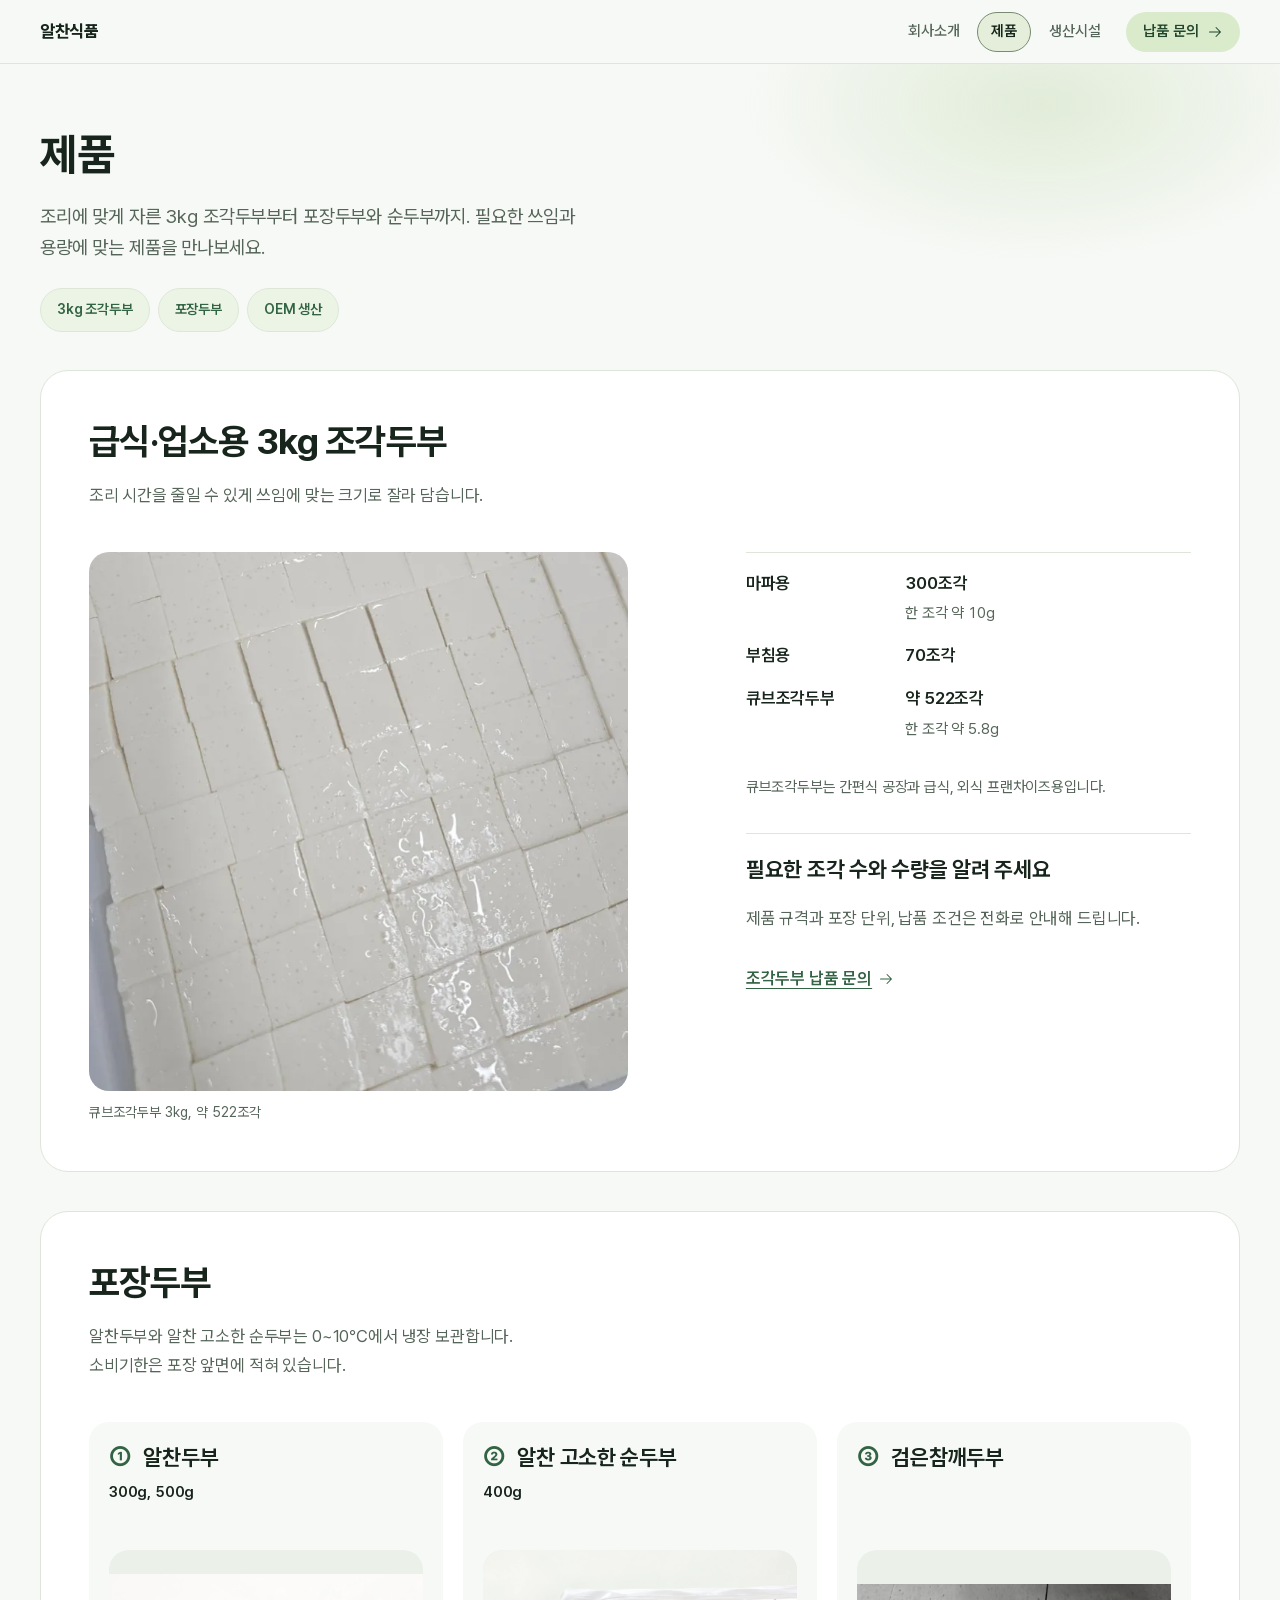
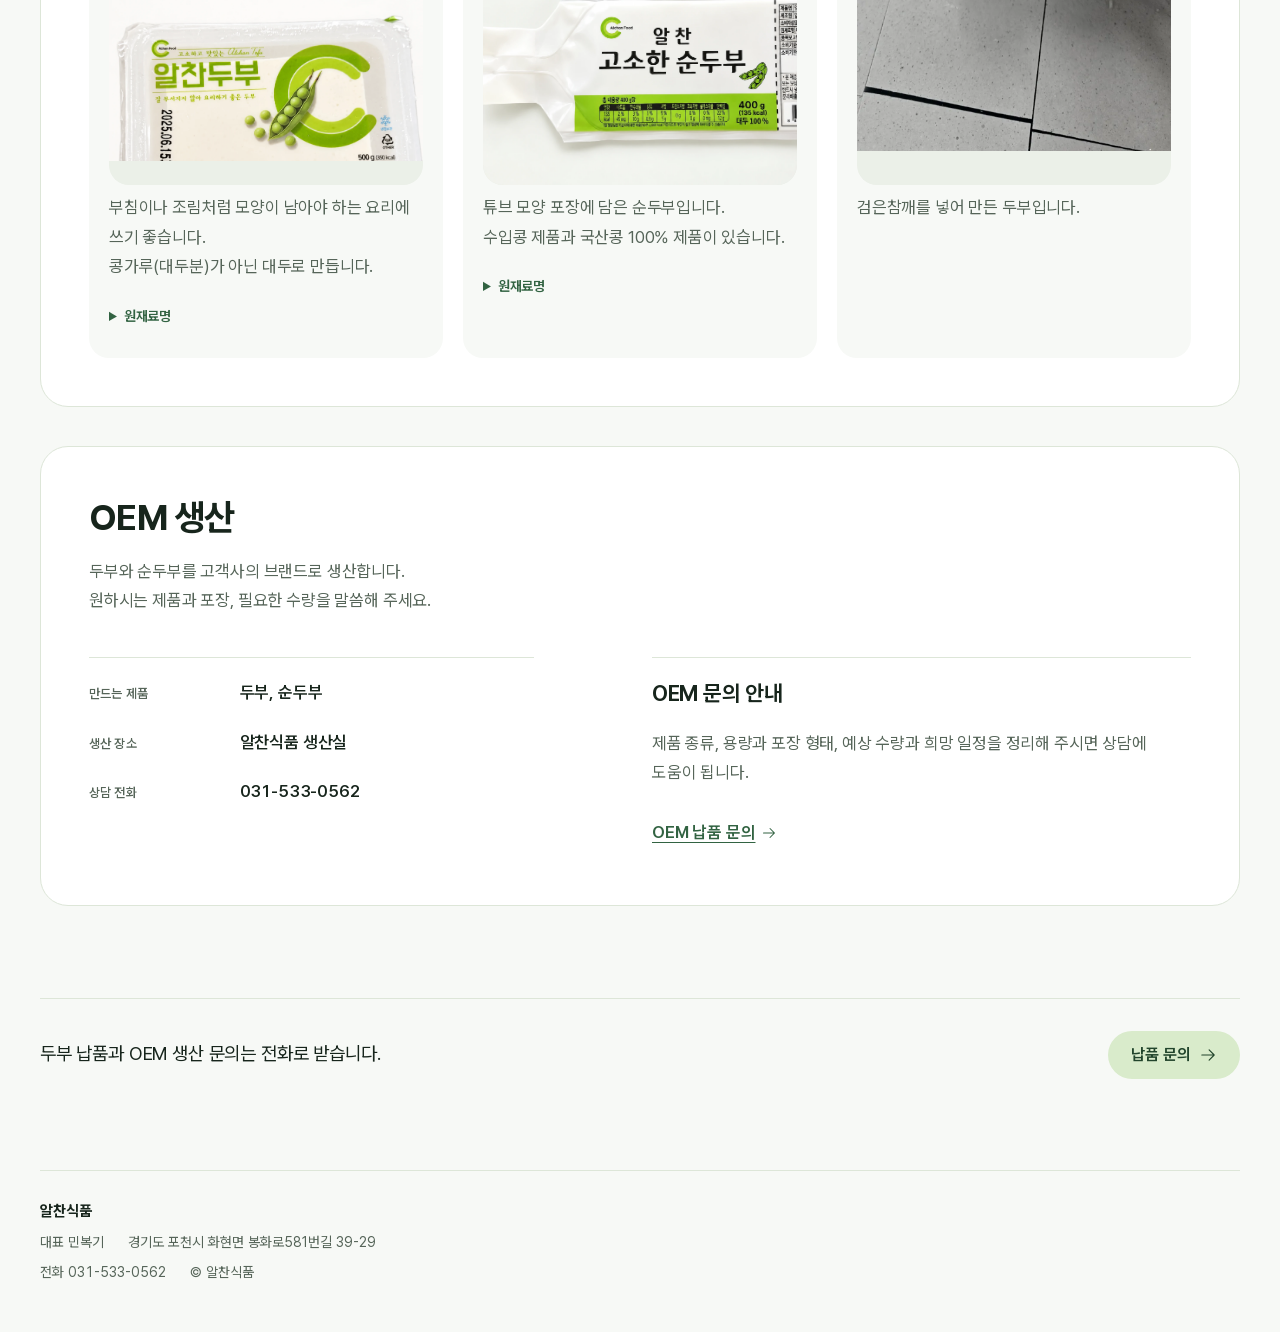
<file: products.html>
<!doctype html>
<html lang="ko">
<head>
<meta charset="utf-8">
<meta name="viewport" content="width=device-width, initial-scale=1">
<meta name="robots" content="noindex">
<title>제품 | 알찬식품</title>
<meta name="description" content="급식·업소용 3kg 조각두부, 알찬두부 300g과 500g, 알찬 고소한 순두부 400g, 검은참깨두부를 소개하고 OEM 생산을 안내합니다.">
<meta name="color-scheme" content="light dark">
<meta name="theme-color" content="#F7F9F6" media="(prefers-color-scheme: light)">
<meta name="theme-color" content="#101811" media="(prefers-color-scheme: dark)">
<meta property="og:type" content="website">
<meta property="og:locale" content="ko_KR">
<meta property="og:site_name" content="알찬식품">
<meta property="og:title" content="제품 | 알찬식품">
<meta property="og:description" content="급식·업소용 3kg 조각두부, 알찬두부 300g과 500g, 알찬 고소한 순두부 400g, 검은참깨두부를 소개하고 OEM 생산을 안내합니다.">
<link rel="icon" href="assets/favicon.svg" type="image/svg+xml">
<link rel="stylesheet" href="assets/fonts/pretendard/pretendardvariable-dynamic-subset.css">
<link rel="stylesheet" href="assets/css/site.css">
<script src="assets/js/site.js" defer></script>
<noscript><style>@media (max-width: 47.99em) { .site-header { position: static; height: auto; } .site-header__bar { flex-wrap: wrap; min-height: var(--header-h); } .menu-toggle { display: none; } .site-nav { display: block; width: 100%; padding-bottom: var(--sp-4); } }</style></noscript>
</head>
<body>
<svg class="sprite" width="0" height="0" aria-hidden="true" focusable="false"><symbol id="i-arrow-right" viewBox="0 0 256 256"><path d="M221.66,133.66l-72,72a8,8,0,0,1-11.32-11.32L196.69,136H40a8,8,0,0,1,0-16H196.69L138.34,61.66a8,8,0,0,1,11.32-11.32l72,72A8,8,0,0,1,221.66,133.66Z"/></symbol><symbol id="i-list" viewBox="0 0 256 256"><path d="M224,128a8,8,0,0,1-8,8H40a8,8,0,0,1,0-16H216A8,8,0,0,1,224,128ZM40,72H216a8,8,0,0,0,0-16H40a8,8,0,0,0,0,16ZM216,184H40a8,8,0,0,0,0,16H216a8,8,0,0,0,0-16Z"/></symbol><symbol id="i-x" viewBox="0 0 256 256"><path d="M205.66,194.34a8,8,0,0,1-11.32,11.32L128,139.31,61.66,205.66a8,8,0,0,1-11.32-11.32L116.69,128,50.34,61.66A8,8,0,0,1,61.66,50.34L128,116.69l66.34-66.35a8,8,0,0,1,11.32,11.32L139.31,128Z"/></symbol></svg>
<a class="skip" href="#main">본문 바로가기</a>
<header class="site-header site-header--inner">
  <div class="wrap site-header__bar">
    <a class="brand" href="index.html">알찬식품</a>
    <a class="page-home" href="index.html" aria-label="홈으로"><svg class="icon" aria-hidden="true"><use href="#i-arrow-right"/></svg>홈</a>
    <a class="page-title page-title--link" href="#top" aria-label="제품 전체 보기">제품 <span class="page-title__hint">전체 보기</span></a>
    <button class="menu-toggle" type="button" aria-expanded="false" aria-controls="site-nav" aria-label="메뉴"><svg class="icon i-open" aria-hidden="true"><use href="#i-list"/></svg><svg class="icon i-close" aria-hidden="true"><use href="#i-x"/></svg></button>
    <nav class="site-nav" id="site-nav" aria-label="주 메뉴">
      <ul class="site-nav__list">
        <li class="site-nav__home"><a href="index.html">홈</a></li>
        <li><a href="about.html">회사소개</a></li><li><a href="products.html" aria-current="page">제품</a></li><li><a href="facility.html">생산시설</a></li>
      </ul>
      <a class="btn btn--sm site-nav__cta" href="contact.html">납품 문의<svg class="icon" aria-hidden="true"><use href="#i-arrow-right"/></svg></a>
      <a class="site-nav__tel num" href="tel:031-533-0562">전화 031-533-0562</a>
    </nav>
  </div>
</header>
<main id="main" tabindex="-1">
<section class="page-head" id="top">
  <div class="wrap">
    <h1>제품</h1>
    <p class="lead">조리에 맞게 자른 3kg 조각두부부터 포장두부와 순두부까지. 필요한 쓰임과 용량에 맞는 제품을 만나보세요.</p>
    <nav class="section-nav section-nav--pills" aria-label="제품 분류">
      <a href="#bulk">3kg 조각두부</a>
      <a href="#packaged">포장두부</a>
      <a href="#oem">OEM 생산</a>
    </nav>
  </div>
</section>

<section class="sec sec--s section-chapter" id="bulk">
  <div class="wrap">
    <div class="chapter-panel">
      <div class="head" data-reveal>
        <h2>급식·업소용 3kg 조각두부</h2>
        <p class="text">조리 시간을 줄일 수 있게 쓰임에 맞는 크기로 잘라 담습니다.</p>
      </div>
      <div class="split split--wide">
        <figure class="photo split__media" data-reveal><img src="assets/img/tofu-cube-522.webp" srcset="assets/img/tofu-cube-522-720.webp 720w, assets/img/tofu-cube-522.webp 900w" sizes="(min-width: 64em) 608px, calc(100vw - 32px)" width="900" height="900" alt="큐브 모양으로 잘라 3kg 용기에 담은 두부를 가까이서 본 모습" loading="lazy" decoding="async"><figcaption>큐브조각두부 3kg, 약 522조각</figcaption></figure>
        <div class="split__body">
          <dl class="cuts__list">
            <div class="cuts__row"><dt>마파용</dt><dd class="num">300조각</dd><dd class="num"><span class="phrase">한 조각</span> <span class="phrase">약 10g</span></dd></div>
            <div class="cuts__row"><dt>부침용</dt><dd class="num">70조각</dd></div>
            <div class="cuts__row"><dt>큐브<wbr>조각두부</dt><dd class="num">약 522조각</dd><dd class="num"><span class="phrase">한 조각</span> <span class="phrase">약 5.8g</span></dd></div>
          </dl>
          <p class="note">큐브조각두부는 간편식 공장과 급식, 외식 프랜차이즈용입니다.</p>
          <div class="group">
            <h3>필요한 조각 수와 수량을 알려 주세요</h3>
            <p class="text">제품 규격과 포장 단위, 납품 조건은 전화로 안내해 드립니다.</p>
            <a class="link" href="contact.html">조각두부 납품 문의<svg class="icon" aria-hidden="true"><use href="#i-arrow-right"/></svg></a>
          </div>
        </div>
      </div>
    </div>
  </div>
</section>

<section class="sec sec--l section-chapter" id="packaged">
  <div class="wrap">
    <div class="chapter-panel">
      <div class="head" data-reveal>
        <h2>포장두부</h2>
        <p class="text">알찬두부와 알찬 고소한 순두부는 <span class="phrase">0~10℃에서</span> 냉장 보관합니다. <span class="sentence">소비기한은 포장 앞면에 적혀 있습니다.</span></p>
      </div>
      <div class="product-grid">
        <article class="product product-card" data-reveal>
          <header class="product-card__head">
            <h3><span class="product-number" aria-hidden="true">①</span><span class="product-name">알찬두부</span></h3>
            <p class="product__spec num">300g, 500g</p>
          </header>
          <figure class="photo"><img src="assets/img/alchan-500g-studio.webp" width="1627" height="967" alt="알찬두부 500g 포장" loading="lazy" decoding="async"></figure>
          <p>부침이나 조림처럼 모양이 남아야 하는 요리에 쓰기 좋습니다. <span class="sentence"><span class="phrase">콩가루(대두분)가</span> 아닌 대두로 만듭니다.</span></p>
          <details class="product__more">
            <summary>원재료명<span class="sr-only"> (알찬두부)</span></summary>
            <p>대두100%[외국산(미국, 중국, 캐나다 등)], 염화마그네슘, 황산칼슘, 혼합제제(규소수지, 폴리소르베이트65, 소르비탄지방산에스테르, 카복시메틸셀룰로스나트륨, 정제수), 혼합제제{트랜스글루타미나아제, 말토덱스트린(효소제)}, 대두 함유. 300g, 500g 포장 표시면 기준</p>
          </details>
        </article>
        <article class="product product-card" data-reveal id="sundubu">
          <header class="product-card__head">
            <h3><span class="product-number" aria-hidden="true">②</span><span class="product-name">알찬 고소한 순두부</span></h3>
            <p class="product__spec num">400g</p>
          </header>
          <figure class="photo"><img src="assets/img/sundubu-400g-studio.webp" width="1448" height="1086" alt="알찬 고소한 순두부 400g 포장" loading="lazy" decoding="async"></figure>
          <p>튜브 모양 포장에 담은 순두부입니다. <span class="sentence">수입콩 제품과 국산콩 100% 제품이 있습니다.</span></p>
          <details class="product__more">
            <summary>원재료명<span class="sr-only"> (알찬 고소한 순두부)</span></summary>
            <p>수입콩 제품: 대두 100%[외국산(미국, 중국, 캐나다 등)], 응고제. 국산콩 제품: 대두 100%(국산), 응고제. 400g 포장 기준</p>
          </details>
        </article>
        <article class="product product-card" data-reveal>
          <header class="product-card__head">
            <h3><span class="product-number" aria-hidden="true">③</span><span class="product-name">검은참깨두부</span></h3>
          </header>
          <figure class="photo"><img src="assets/img/black-sesame-tofu.webp" width="900" height="480" alt="네모나게 자른 회색 검은참깨두부" loading="lazy" decoding="async"></figure>
          <p>검은참깨를 넣어 만든 두부입니다.</p>
        </article>
      </div>
    </div>
  </div>
</section>

<section class="sec sec--l section-chapter" id="oem">
  <div class="wrap">
    <div class="chapter-panel">
      <div class="head" data-reveal>
        <h2>OEM 생산</h2>
        <p class="text">두부와 순두부를 고객사의 브랜드로 생산합니다. <span class="sentence">원하시는 제품과 포장, 필요한 수량을 말씀해 주세요.</span></p>
      </div>
      <div class="facts-pair">
        <dl class="facts facts--inline">
          <div><dt>만드는 제품</dt><dd>두부, 순두부</dd></div>
          <div><dt>생산 장소</dt><dd>알찬식품 생산실</dd></div>
          <div><dt>상담 전화</dt><dd><a class="num" href="tel:031-533-0562">031-533-0562</a></dd></div>
        </dl>
        <div class="group">
          <h3>OEM 문의 안내</h3>
          <p class="text">제품 종류, 용량과 포장 형태, 예상 수량과 희망 일정을 정리해 주시면 상담에 도움이 됩니다.</p>
          <a class="link" href="contact.html">OEM 납품 문의<svg class="icon" aria-hidden="true"><use href="#i-arrow-right"/></svg></a>
        </div>
      </div>
    </div>
  </div>
</section>

<section class="sec">
  <div class="wrap">
    <div class="cta-row">
      <p>두부 납품과 OEM 생산 문의는 전화로 받습니다.</p>
      <a class="btn" href="contact.html">납품 문의<svg class="icon" aria-hidden="true"><use href="#i-arrow-right"/></svg></a>
    </div>
  </div>
</section>
</main>
<footer class="site-footer">
  <div class="wrap">
    <div class="site-footer__inner">
      <p class="site-footer__name">알찬식품</p>
      <p class="site-footer__row"><span>대표 민복기</span> <span>경기도 포천시 화현면 <span class="nowrap">봉화로581번길 39-29</span></span></p>
      <p class="site-footer__row num"><span>전화 <a href="tel:031-533-0562">031-533-0562</a></span><span class="site-footer__copy">© 알찬식품</span></p>
    </div>
  </div>
</footer>
</body>
</html>
</file>
<file: assets/fonts/pretendard/pretendardvariable-dynamic-subset.css>
/*
Copyright (c) 2021 Kil Hyung-jin, with Reserved Font Name Pretendard.
https://github.com/orioncactus/pretendard

This Font Software is licensed under the SIL Open Font License, Version 1.1.
This license is copied below, and is also available with a FAQ at:
http://scripts.sil.org/OFL
*/
/* [0] */
@font-face {
	font-family: 'Pretendard Variable';
	font-style: normal;
	font-display: swap;
	font-weight: 45 920;
	src: url(./woff2-dynamic-subset/PretendardVariable.subset.0.woff2) format('woff2-variations');
	unicode-range: U+f9ca-fa0b, U+ff03-ff05, U+ff07, U+ff0a-ff0b, U+ff0d-ff19, U+ff1b, U+ff1d, U+ff20-ff5b, U+ff5d, U+ffe0-ffe3, U+ffe5-ffe6;
}

/* [1] */
@font-face {
	font-family: 'Pretendard Variable';
	font-style: normal;
	font-display: swap;
	font-weight: 45 920;
	src: url(./woff2-dynamic-subset/PretendardVariable.subset.1.woff2) format('woff2-variations');
	unicode-range: U+d723-d728, U+d72a-d733, U+d735-d748, U+d74a-d74f, U+d752-d753, U+d755-d757, U+d75a-d75f, U+d762-d764, U+d766-d768, U+d76a-d76b, U+d76d-d76f, U+d771-d787, U+d789-d78b, U+d78d-d78f, U+d791-d797, U+d79a, U+d79c, U+d79e-d7a3, U+f900-f909, U+f90b-f92e;
}

/* [2] */
@font-face {
	font-family: 'Pretendard Variable';
	font-style: normal;
	font-display: swap;
	font-weight: 45 920;
	src: url(./woff2-dynamic-subset/PretendardVariable.subset.2.woff2) format('woff2-variations');
	unicode-range: U+d679-d68b, U+d68e-d69e, U+d6a0, U+d6a2-d6a7, U+d6a9-d6c3, U+d6c6-d6c7, U+d6c9-d6cb, U+d6cd-d6d3, U+d6d5-d6d6, U+d6d8-d6e3, U+d6e5-d6e7, U+d6e9-d6fb, U+d6fd-d717, U+d719-d71f, U+d721-d722;
}

/* [3] */
@font-face {
	font-family: 'Pretendard Variable';
	font-style: normal;
	font-display: swap;
	font-weight: 45 920;
	src: url(./woff2-dynamic-subset/PretendardVariable.subset.3.woff2) format('woff2-variations');
	unicode-range: U+d5bc-d5c7, U+d5ca-d5cb, U+d5cd-d5cf, U+d5d1-d5d7, U+d5d9-d5da, U+d5dc, U+d5de-d5e3, U+d5e6-d5e7, U+d5e9-d5eb, U+d5ed-d5f6, U+d5f8, U+d5fa-d5ff, U+d602-d603, U+d605-d607, U+d609-d60f, U+d612-d613, U+d616-d61b, U+d61d-d637, U+d63a-d63b, U+d63d-d63f, U+d641-d647, U+d64a-d64c, U+d64e-d653, U+d656-d657, U+d659-d65b, U+d65d-d666, U+d668, U+d66a-d678;
}

/* [4] */
@font-face {
	font-family: 'Pretendard Variable';
	font-style: normal;
	font-display: swap;
	font-weight: 45 920;
	src: url(./woff2-dynamic-subset/PretendardVariable.subset.4.woff2) format('woff2-variations');
	unicode-range: U+d507, U+d509-d50b, U+d50d-d513, U+d515-d53b, U+d53e-d53f, U+d541-d543, U+d545-d54c, U+d54e, U+d550, U+d552-d557, U+d55a-d55b, U+d55d-d55f, U+d561-d564, U+d566-d567, U+d56a, U+d56c, U+d56e-d573, U+d576-d577, U+d579-d583, U+d585-d586, U+d58a-d5a4, U+d5a6-d5bb;
}

/* [5] */
@font-face {
	font-family: 'Pretendard Variable';
	font-style: normal;
	font-display: swap;
	font-weight: 45 920;
	src: url(./woff2-dynamic-subset/PretendardVariable.subset.5.woff2) format('woff2-variations');
	unicode-range: U+d464-d477, U+d47a-d47b, U+d47d-d47f, U+d481-d487, U+d489-d48a, U+d48c, U+d48e-d4e7, U+d4e9-d503, U+d505-d506;
}

/* [6] */
@font-face {
	font-family: 'Pretendard Variable';
	font-style: normal;
	font-display: swap;
	font-weight: 45 920;
	src: url(./woff2-dynamic-subset/PretendardVariable.subset.6.woff2) format('woff2-variations');
	unicode-range: U+d3bf-d3c7, U+d3ca-d3cf, U+d3d1-d3eb, U+d3ee-d3ef, U+d3f1-d3f3, U+d3f5-d3fb, U+d3fd-d400, U+d402-d45b, U+d45d-d463;
}

/* [7] */
@font-face {
	font-family: 'Pretendard Variable';
	font-style: normal;
	font-display: swap;
	font-weight: 45 920;
	src: url(./woff2-dynamic-subset/PretendardVariable.subset.7.woff2) format('woff2-variations');
	unicode-range: U+d2ff, U+d302-d304, U+d306-d30b, U+d30f, U+d311-d313, U+d315-d31b, U+d31e, U+d322-d324, U+d326-d327, U+d32a-d32b, U+d32d-d32f, U+d331-d337, U+d339-d33c, U+d33e-d37b, U+d37e-d37f, U+d381-d383, U+d385-d38b, U+d38e-d390, U+d392-d397, U+d39a-d39b, U+d39d-d39f, U+d3a1-d3a7, U+d3a9-d3aa, U+d3ac, U+d3ae-d3b3, U+d3b5-d3b7, U+d3b9-d3bb, U+d3bd-d3be;
}

/* [8] */
@font-face {
	font-family: 'Pretendard Variable';
	font-style: normal;
	font-display: swap;
	font-weight: 45 920;
	src: url(./woff2-dynamic-subset/PretendardVariable.subset.8.woff2) format('woff2-variations');
	unicode-range: U+d257-d27f, U+d281-d29b, U+d29d-d29f, U+d2a1-d2ab, U+d2ad-d2b7, U+d2ba-d2bb, U+d2bd-d2bf, U+d2c1-d2c7, U+d2c9-d2ef, U+d2f2-d2f3, U+d2f5-d2f7, U+d2f9-d2fe;
}

/* [9] */
@font-face {
	font-family: 'Pretendard Variable';
	font-style: normal;
	font-display: swap;
	font-weight: 45 920;
	src: url(./woff2-dynamic-subset/PretendardVariable.subset.9.woff2) format('woff2-variations');
	unicode-range: U+d1b4, U+d1b6-d1f3, U+d1f5-d22b, U+d22e-d22f, U+d231-d233, U+d235-d23b, U+d23d-d240, U+d242-d256;
}

/* [10] */
@font-face {
	font-family: 'Pretendard Variable';
	font-style: normal;
	font-display: swap;
	font-weight: 45 920;
	src: url(./woff2-dynamic-subset/PretendardVariable.subset.10.woff2) format('woff2-variations');
	unicode-range: U+d105-d12f, U+d132-d133, U+d135-d137, U+d139-d13f, U+d141-d142, U+d144, U+d146-d14b, U+d14e-d14f, U+d151-d153, U+d155-d15b, U+d15e-d187, U+d189-d19f, U+d1a2-d1a3, U+d1a5-d1a7, U+d1a9-d1af, U+d1b2-d1b3;
}

/* [11] */
@font-face {
	font-family: 'Pretendard Variable';
	font-style: normal;
	font-display: swap;
	font-weight: 45 920;
	src: url(./woff2-dynamic-subset/PretendardVariable.subset.11.woff2) format('woff2-variations');
	unicode-range: U+d04b-d04f, U+d051-d057, U+d059-d06b, U+d06d-d06f, U+d071-d073, U+d075-d07b, U+d07e-d0a3, U+d0a6-d0a7, U+d0a9-d0ab, U+d0ad-d0b3, U+d0b6, U+d0b8, U+d0ba-d0bf, U+d0c2-d0c3, U+d0c5-d0c7, U+d0c9-d0cf, U+d0d2, U+d0d6-d0db, U+d0de-d0df, U+d0e1-d0e3, U+d0e5-d0eb, U+d0ee-d0f0, U+d0f2-d104;
}

/* [12] */
@font-face {
	font-family: 'Pretendard Variable';
	font-style: normal;
	font-display: swap;
	font-weight: 45 920;
	src: url(./woff2-dynamic-subset/PretendardVariable.subset.12.woff2) format('woff2-variations');
	unicode-range: U+cfa2-cfc3, U+cfc5-cfdf, U+cfe2-cfe3, U+cfe5-cfe7, U+cfe9-cff4, U+cff6-cffb, U+cffd-cfff, U+d001-d003, U+d005-d017, U+d019-d033, U+d036-d037, U+d039-d03b, U+d03d-d04a;
}

/* [13] */
@font-face {
	font-family: 'Pretendard Variable';
	font-style: normal;
	font-display: swap;
	font-weight: 45 920;
	src: url(./woff2-dynamic-subset/PretendardVariable.subset.13.woff2) format('woff2-variations');
	unicode-range: U+cef0-cef3, U+cef6, U+cef9-ceff, U+cf01-cf03, U+cf05-cf07, U+cf09-cf0f, U+cf11-cf12, U+cf14-cf1b, U+cf1d-cf1f, U+cf21-cf2f, U+cf31-cf53, U+cf56-cf57, U+cf59-cf5b, U+cf5d-cf63, U+cf66, U+cf68, U+cf6a-cf6f, U+cf71-cf84, U+cf86-cf8b, U+cf8d-cfa1;
}

/* [14] */
@font-face {
	font-family: 'Pretendard Variable';
	font-style: normal;
	font-display: swap;
	font-weight: 45 920;
	src: url(./woff2-dynamic-subset/PretendardVariable.subset.14.woff2) format('woff2-variations');
	unicode-range: U+ce3c-ce57, U+ce5a-ce5b, U+ce5d-ce5f, U+ce61-ce67, U+ce6a, U+ce6c, U+ce6e-ce73, U+ce76-ce77, U+ce79-ce7b, U+ce7d-ce83, U+ce85-ce88, U+ce8a-ce8f, U+ce91-ce93, U+ce95-ce97, U+ce99-ce9f, U+cea2, U+cea4-ceab, U+cead-cee3, U+cee6-cee7, U+cee9-ceeb, U+ceed-ceef;
}

/* [15] */
@font-face {
	font-family: 'Pretendard Variable';
	font-style: normal;
	font-display: swap;
	font-weight: 45 920;
	src: url(./woff2-dynamic-subset/PretendardVariable.subset.15.woff2) format('woff2-variations');
	unicode-range: U+cd92-cd93, U+cd96-cd97, U+cd99-cd9b, U+cd9d-cda3, U+cda6-cda8, U+cdaa-cdaf, U+cdb1-cdc3, U+cdc5-cdcb, U+cdcd-cde7, U+cde9-ce03, U+ce05-ce1f, U+ce22-ce34, U+ce36-ce3b;
}

/* [16] */
@font-face {
	font-family: 'Pretendard Variable';
	font-style: normal;
	font-display: swap;
	font-weight: 45 920;
	src: url(./woff2-dynamic-subset/PretendardVariable.subset.16.woff2) format('woff2-variations');
	unicode-range: U+ccef-cd07, U+cd0a-cd0b, U+cd0d-cd1a, U+cd1c, U+cd1e-cd2b, U+cd2d-cd5b, U+cd5d-cd77, U+cd79-cd91;
}

/* [17] */
@font-face {
	font-family: 'Pretendard Variable';
	font-style: normal;
	font-display: swap;
	font-weight: 45 920;
	src: url(./woff2-dynamic-subset/PretendardVariable.subset.17.woff2) format('woff2-variations');
	unicode-range: U+cc3f-cc43, U+cc46-cc47, U+cc49-cc4b, U+cc4d-cc53, U+cc55-cc58, U+cc5a-cc5f, U+cc61-cc97, U+cc9a-cc9b, U+cc9d-cc9f, U+cca1-cca7, U+ccaa, U+ccac, U+ccae-ccb3, U+ccb6-ccb7, U+ccb9-ccbb, U+ccbd-cccf, U+ccd1-cce3, U+cce5-ccee;
}

/* [18] */
@font-face {
	font-family: 'Pretendard Variable';
	font-style: normal;
	font-display: swap;
	font-weight: 45 920;
	src: url(./woff2-dynamic-subset/PretendardVariable.subset.18.woff2) format('woff2-variations');
	unicode-range: U+cb91-cbd3, U+cbd5-cbe3, U+cbe5-cc0b, U+cc0e-cc0f, U+cc11-cc13, U+cc15-cc1b, U+cc1d-cc20, U+cc23-cc27, U+cc2a-cc2b, U+cc2d, U+cc2f, U+cc31-cc37, U+cc3a, U+cc3c;
}

/* [19] */
@font-face {
	font-family: 'Pretendard Variable';
	font-style: normal;
	font-display: swap;
	font-weight: 45 920;
	src: url(./woff2-dynamic-subset/PretendardVariable.subset.19.woff2) format('woff2-variations');
	unicode-range: U+caf4-cb47, U+cb4a-cb90;
}

/* [20] */
@font-face {
	font-family: 'Pretendard Variable';
	font-style: normal;
	font-display: swap;
	font-weight: 45 920;
	src: url(./woff2-dynamic-subset/PretendardVariable.subset.20.woff2) format('woff2-variations');
	unicode-range: U+ca4a-ca4b, U+ca4e-ca4f, U+ca51-ca53, U+ca55-ca5b, U+ca5d-ca60, U+ca62-ca83, U+ca85-cabb, U+cabe-cabf, U+cac1-cac3, U+cac5-cacb, U+cacd-cad0, U+cad2, U+cad4-cad8, U+cada-caf3;
}

/* [21] */
@font-face {
	font-family: 'Pretendard Variable';
	font-style: normal;
	font-display: swap;
	font-weight: 45 920;
	src: url(./woff2-dynamic-subset/PretendardVariable.subset.21.woff2) format('woff2-variations');
	unicode-range: U+c996-c997, U+c99a-c99c, U+c99e-c9bf, U+c9c2-c9c3, U+c9c5-c9c7, U+c9c9-c9cf, U+c9d2, U+c9d4, U+c9d7-c9d8, U+c9db, U+c9de-c9df, U+c9e1-c9e3, U+c9e5-c9e6, U+c9e8-c9eb, U+c9ee-c9f0, U+c9f2-c9f7, U+c9f9-ca0b, U+ca0d-ca28, U+ca2a-ca49;
}

/* [22] */
@font-face {
	font-family: 'Pretendard Variable';
	font-style: normal;
	font-display: swap;
	font-weight: 45 920;
	src: url(./woff2-dynamic-subset/PretendardVariable.subset.22.woff2) format('woff2-variations');
	unicode-range: U+c8e9-c8f4, U+c8f6-c8fb, U+c8fe-c8ff, U+c901-c903, U+c905-c90b, U+c90e-c910, U+c912-c917, U+c919-c92b, U+c92d-c94f, U+c951-c953, U+c955-c96b, U+c96d-c973, U+c975-c987, U+c98a-c98b, U+c98d-c98f, U+c991-c995;
}

/* [23] */
@font-face {
	font-family: 'Pretendard Variable';
	font-style: normal;
	font-display: swap;
	font-weight: 45 920;
	src: url(./woff2-dynamic-subset/PretendardVariable.subset.23.woff2) format('woff2-variations');
	unicode-range: U+c841-c84b, U+c84d-c86f, U+c872-c873, U+c875-c877, U+c879-c87f, U+c882-c884, U+c887-c88a, U+c88d-c8c3, U+c8c5-c8df, U+c8e1-c8e8;
}

/* [24] */
@font-face {
	font-family: 'Pretendard Variable';
	font-style: normal;
	font-display: swap;
	font-weight: 45 920;
	src: url(./woff2-dynamic-subset/PretendardVariable.subset.24.woff2) format('woff2-variations');
	unicode-range: U+c779-c77b, U+c77e-c782, U+c786, U+c78b, U+c78d, U+c78f, U+c792-c793, U+c795, U+c797, U+c799-c79f, U+c7a2, U+c7a7-c7ab, U+c7ae-c7bb, U+c7bd-c7c0, U+c7c2-c7c7, U+c7c9-c7dc, U+c7de-c7ff, U+c802-c803, U+c805-c807, U+c809, U+c80b-c80f, U+c812, U+c814, U+c817-c81b, U+c81e-c81f, U+c821-c823, U+c825-c82e, U+c830-c837, U+c839-c83b, U+c83d-c840;
}

/* [25] */
@font-face {
	font-family: 'Pretendard Variable';
	font-style: normal;
	font-display: swap;
	font-weight: 45 920;
	src: url(./woff2-dynamic-subset/PretendardVariable.subset.25.woff2) format('woff2-variations');
	unicode-range: U+c6bb-c6bf, U+c6c2, U+c6c4, U+c6c6-c6cb, U+c6ce-c6cf, U+c6d1-c6d3, U+c6d5-c6db, U+c6dd-c6df, U+c6e1-c6e7, U+c6e9-c6eb, U+c6ed-c6ef, U+c6f1-c6f8, U+c6fa-c703, U+c705-c707, U+c709-c70b, U+c70d-c716, U+c718, U+c71a-c71f, U+c722-c723, U+c725-c727, U+c729-c734, U+c736-c73b, U+c73e-c73f, U+c741-c743, U+c745-c74b, U+c74e-c750, U+c752-c757, U+c759-c773, U+c776-c777;
}

/* [26] */
@font-face {
	font-family: 'Pretendard Variable';
	font-style: normal;
	font-display: swap;
	font-weight: 45 920;
	src: url(./woff2-dynamic-subset/PretendardVariable.subset.26.woff2) format('woff2-variations');
	unicode-range: U+c5f5-c5fb, U+c5fe, U+c602-c605, U+c607, U+c609-c60f, U+c611-c61a, U+c61c-c623, U+c626-c627, U+c629-c62b, U+c62d, U+c62f-c632, U+c636, U+c638, U+c63a-c63f, U+c642-c643, U+c645-c647, U+c649-c652, U+c656-c65b, U+c65d-c65f, U+c661-c663, U+c665-c677, U+c679-c67b, U+c67d-c693, U+c696-c697, U+c699-c69b, U+c69d-c6a3, U+c6a6, U+c6a8, U+c6aa-c6af, U+c6b2-c6b3, U+c6b5-c6b7, U+c6b9-c6ba;
}

/* [27] */
@font-face {
	font-family: 'Pretendard Variable';
	font-style: normal;
	font-display: swap;
	font-weight: 45 920;
	src: url(./woff2-dynamic-subset/PretendardVariable.subset.27.woff2) format('woff2-variations');
	unicode-range: U+c517-c527, U+c52a-c52b, U+c52d-c52f, U+c531-c538, U+c53a, U+c53c, U+c53e-c543, U+c546-c547, U+c54b, U+c54d-c552, U+c556, U+c55a-c55b, U+c55d, U+c55f, U+c562-c563, U+c565-c567, U+c569-c56f, U+c572, U+c574, U+c576-c57b, U+c57e-c57f, U+c581-c583, U+c585-c586, U+c588-c58b, U+c58e, U+c590, U+c592-c596, U+c599-c5b3, U+c5b6-c5b7, U+c5ba, U+c5be-c5c3, U+c5ca-c5cb, U+c5cd, U+c5cf, U+c5d2-c5d3, U+c5d5-c5d7, U+c5d9-c5df, U+c5e1-c5e2, U+c5e4, U+c5e6-c5eb, U+c5ef, U+c5f1-c5f3;
}

/* [28] */
@font-face {
	font-family: 'Pretendard Variable';
	font-style: normal;
	font-display: swap;
	font-weight: 45 920;
	src: url(./woff2-dynamic-subset/PretendardVariable.subset.28.woff2) format('woff2-variations');
	unicode-range: U+c475-c4ef, U+c4f2-c4f3, U+c4f5-c4f7, U+c4f9-c4ff, U+c502-c50b, U+c50d-c516;
}

/* [29] */
@font-face {
	font-family: 'Pretendard Variable';
	font-style: normal;
	font-display: swap;
	font-weight: 45 920;
	src: url(./woff2-dynamic-subset/PretendardVariable.subset.29.woff2) format('woff2-variations');
	unicode-range: U+c3d0-c3d7, U+c3da-c3db, U+c3dd-c3de, U+c3e1-c3ec, U+c3ee-c3f3, U+c3f5-c42b, U+c42d-c463, U+c466-c474;
}

/* [30] */
@font-face {
	font-family: 'Pretendard Variable';
	font-style: normal;
	font-display: swap;
	font-weight: 45 920;
	src: url(./woff2-dynamic-subset/PretendardVariable.subset.30.woff2) format('woff2-variations');
	unicode-range: U+c32b-c367, U+c36a-c36b, U+c36d-c36f, U+c371-c377, U+c37a-c37b, U+c37e-c383, U+c385-c387, U+c389-c3cf;
}

/* [31] */
@font-face {
	font-family: 'Pretendard Variable';
	font-style: normal;
	font-display: swap;
	font-weight: 45 920;
	src: url(./woff2-dynamic-subset/PretendardVariable.subset.31.woff2) format('woff2-variations');
	unicode-range: U+c26a-c26b, U+c26d-c26f, U+c271-c273, U+c275-c27b, U+c27e-c287, U+c289-c28f, U+c291-c297, U+c299-c29a, U+c29c-c2a3, U+c2a5-c2a7, U+c2a9-c2ab, U+c2ad-c2b3, U+c2b6, U+c2b8, U+c2ba-c2bb, U+c2bd-c2db, U+c2de-c2df, U+c2e1-c2e2, U+c2e5-c2ea, U+c2ee, U+c2f0, U+c2f2-c2f5, U+c2f7, U+c2fa-c2fb, U+c2fd-c2ff, U+c301-c307, U+c309-c30c, U+c30e-c312, U+c315-c323, U+c325-c328, U+c32a;
}

/* [32] */
@font-face {
	font-family: 'Pretendard Variable';
	font-style: normal;
	font-display: swap;
	font-weight: 45 920;
	src: url(./woff2-dynamic-subset/PretendardVariable.subset.32.woff2) format('woff2-variations');
	unicode-range: U+c1bc-c1c3, U+c1c5-c1df, U+c1e1-c1fb, U+c1fd-c203, U+c205-c20c, U+c20e, U+c210-c217, U+c21a-c21b, U+c21d-c21e, U+c221-c227, U+c229-c22a, U+c22c, U+c22e, U+c230, U+c233-c24f, U+c251-c257, U+c259-c269;
}

/* [33] */
@font-face {
	font-family: 'Pretendard Variable';
	font-style: normal;
	font-display: swap;
	font-weight: 45 920;
	src: url(./woff2-dynamic-subset/PretendardVariable.subset.33.woff2) format('woff2-variations');
	unicode-range: U+c101-c11b, U+c11f, U+c121-c123, U+c125-c12b, U+c12e, U+c132-c137, U+c13a-c13b, U+c13d-c13f, U+c141-c147, U+c14a, U+c14c-c153, U+c155-c157, U+c159-c15b, U+c15d-c166, U+c169-c16f, U+c171-c177, U+c179-c18b, U+c18e-c18f, U+c191-c193, U+c195-c19b, U+c19d-c19e, U+c1a0, U+c1a2-c1a4, U+c1a6-c1bb;
}

/* [34] */
@font-face {
	font-family: 'Pretendard Variable';
	font-style: normal;
	font-display: swap;
	font-weight: 45 920;
	src: url(./woff2-dynamic-subset/PretendardVariable.subset.34.woff2) format('woff2-variations');
	unicode-range: U+c049-c057, U+c059-c05b, U+c05d-c05f, U+c061-c067, U+c069-c08f, U+c091-c0ab, U+c0ae-c0af, U+c0b1-c0b3, U+c0b5, U+c0b7-c0bb, U+c0be, U+c0c2-c0c7, U+c0ca-c0cb, U+c0cd-c0cf, U+c0d1-c0d7, U+c0d9-c0da, U+c0dc, U+c0de-c0e3, U+c0e5-c0eb, U+c0ed-c0f3, U+c0f6, U+c0f8, U+c0fa-c0ff;
}

/* [35] */
@font-face {
	font-family: 'Pretendard Variable';
	font-style: normal;
	font-display: swap;
	font-weight: 45 920;
	src: url(./woff2-dynamic-subset/PretendardVariable.subset.35.woff2) format('woff2-variations');
	unicode-range: U+bfa7-bfaf, U+bfb1-bfc4, U+bfc6-bfcb, U+bfce-bfcf, U+bfd1-bfd3, U+bfd5-bfdb, U+bfdd-c048;
}

/* [36] */
@font-face {
	font-family: 'Pretendard Variable';
	font-style: normal;
	font-display: swap;
	font-weight: 45 920;
	src: url(./woff2-dynamic-subset/PretendardVariable.subset.36.woff2) format('woff2-variations');
	unicode-range: U+bf07, U+bf09-bf3f, U+bf41-bf4f, U+bf52-bf54, U+bf56-bfa6;
}

/* [37] */
@font-face {
	font-family: 'Pretendard Variable';
	font-style: normal;
	font-display: swap;
	font-weight: 45 920;
	src: url(./woff2-dynamic-subset/PretendardVariable.subset.37.woff2) format('woff2-variations');
	unicode-range: U+be56, U+be58, U+be5c-be5f, U+be62-be63, U+be65-be67, U+be69-be74, U+be76-be7b, U+be7e-be7f, U+be81-be8e, U+be90, U+be92-bea7, U+bea9-becf, U+bed2-bed3, U+bed5-bed6, U+bed9-bee3, U+bee6-bf06;
}

/* [38] */
@font-face {
	font-family: 'Pretendard Variable';
	font-style: normal;
	font-display: swap;
	font-weight: 45 920;
	src: url(./woff2-dynamic-subset/PretendardVariable.subset.38.woff2) format('woff2-variations');
	unicode-range: U+bdb0-bdd3, U+bdd5-bdef, U+bdf1-be0b, U+be0d-be0f, U+be11-be13, U+be15-be43, U+be46-be47, U+be49-be4b, U+be4d-be53;
}

/* [39] */
@font-face {
	font-family: 'Pretendard Variable';
	font-style: normal;
	font-display: swap;
	font-weight: 45 920;
	src: url(./woff2-dynamic-subset/PretendardVariable.subset.39.woff2) format('woff2-variations');
	unicode-range: U+bd03, U+bd06, U+bd08, U+bd0a-bd0f, U+bd11-bd22, U+bd25-bd47, U+bd49-bd58, U+bd5a-bd7f, U+bd82-bd83, U+bd85-bd87, U+bd8a-bd8f, U+bd91-bd92, U+bd94, U+bd96-bd98, U+bd9a-bdaf;
}

/* [40] */
@font-face {
	font-family: 'Pretendard Variable';
	font-style: normal;
	font-display: swap;
	font-weight: 45 920;
	src: url(./woff2-dynamic-subset/PretendardVariable.subset.40.woff2) format('woff2-variations');
	unicode-range: U+bc4e-bc83, U+bc86-bc87, U+bc89-bc8b, U+bc8d-bc93, U+bc96, U+bc98, U+bc9b-bc9f, U+bca2-bca3, U+bca5-bca7, U+bca9-bcb2, U+bcb4-bcbb, U+bcbe-bcbf, U+bcc1-bcc3, U+bcc5-bccc, U+bcce-bcd0, U+bcd2-bcd4, U+bcd6-bcf3, U+bcf7, U+bcf9-bcfb, U+bcfd-bd02;
}

/* [41] */
@font-face {
	font-family: 'Pretendard Variable';
	font-style: normal;
	font-display: swap;
	font-weight: 45 920;
	src: url(./woff2-dynamic-subset/PretendardVariable.subset.41.woff2) format('woff2-variations');
	unicode-range: U+bb90-bba3, U+bba5-bbab, U+bbad-bbbf, U+bbc1-bbf7, U+bbfa-bbfb, U+bbfd-bbfe, U+bc01-bc07, U+bc09-bc0a, U+bc0e, U+bc10, U+bc12-bc13, U+bc17, U+bc19-bc1a, U+bc1e, U+bc20-bc23, U+bc26, U+bc28, U+bc2a-bc2c, U+bc2e-bc2f, U+bc32-bc33, U+bc35-bc37, U+bc39-bc3f, U+bc41-bc42, U+bc44, U+bc46-bc48, U+bc4a-bc4d;
}

/* [42] */
@font-face {
	font-family: 'Pretendard Variable';
	font-style: normal;
	font-display: swap;
	font-weight: 45 920;
	src: url(./woff2-dynamic-subset/PretendardVariable.subset.42.woff2) format('woff2-variations');
	unicode-range: U+bae6-bafb, U+bafd-bb17, U+bb19-bb33, U+bb37, U+bb39-bb3a, U+bb3d-bb43, U+bb45-bb46, U+bb48, U+bb4a-bb4f, U+bb51-bb53, U+bb55-bb57, U+bb59-bb62, U+bb64-bb8f;
}

/* [43] */
@font-face {
	font-family: 'Pretendard Variable';
	font-style: normal;
	font-display: swap;
	font-weight: 45 920;
	src: url(./woff2-dynamic-subset/PretendardVariable.subset.43.woff2) format('woff2-variations');
	unicode-range: U+ba30-ba37, U+ba3a-ba3b, U+ba3d-ba3f, U+ba41-ba47, U+ba49-ba4a, U+ba4c, U+ba4e-ba53, U+ba56-ba57, U+ba59-ba5b, U+ba5d-ba63, U+ba65-ba66, U+ba68-ba6f, U+ba71-ba73, U+ba75-ba77, U+ba79-ba84, U+ba86, U+ba88-baa7, U+baaa, U+baad-baaf, U+bab1-bab7, U+baba, U+babc, U+babe-bae5;
}

/* [44] */
@font-face {
	font-family: 'Pretendard Variable';
	font-style: normal;
	font-display: swap;
	font-weight: 45 920;
	src: url(./woff2-dynamic-subset/PretendardVariable.subset.44.woff2) format('woff2-variations');
	unicode-range: U+b96e-b973, U+b976-b977, U+b979-b97b, U+b97d-b983, U+b986, U+b988, U+b98a-b98d, U+b98f-b9ab, U+b9ae-b9af, U+b9b1-b9b3, U+b9b5-b9bb, U+b9be, U+b9c0, U+b9c2-b9c7, U+b9ca-b9cb, U+b9cd, U+b9d2-b9d7, U+b9da, U+b9dc, U+b9df-b9e0, U+b9e2, U+b9e6-b9e7, U+b9e9-b9f3, U+b9f6, U+b9f8, U+b9fb-ba2f;
}

/* [45] */
@font-face {
	font-family: 'Pretendard Variable';
	font-style: normal;
	font-display: swap;
	font-weight: 45 920;
	src: url(./woff2-dynamic-subset/PretendardVariable.subset.45.woff2) format('woff2-variations');
	unicode-range: U+b8bf-b8cb, U+b8cd-b8e0, U+b8e2-b8e7, U+b8ea-b8eb, U+b8ed-b8ef, U+b8f1-b8f7, U+b8fa, U+b8fc, U+b8fe-b903, U+b905-b917, U+b919-b91f, U+b921-b93b, U+b93d-b957, U+b95a-b95b, U+b95d-b95f, U+b961-b967, U+b969-b96c;
}

/* [46] */
@font-face {
	font-family: 'Pretendard Variable';
	font-style: normal;
	font-display: swap;
	font-weight: 45 920;
	src: url(./woff2-dynamic-subset/PretendardVariable.subset.46.woff2) format('woff2-variations');
	unicode-range: U+b80d-b80f, U+b811-b817, U+b81a, U+b81c-b823, U+b826-b827, U+b829-b82b, U+b82d-b833, U+b836, U+b83a-b83f, U+b841-b85b, U+b85e-b85f, U+b861-b863, U+b865-b86b, U+b86e, U+b870, U+b872-b8af, U+b8b1-b8be;
}

/* [47] */
@font-face {
	font-family: 'Pretendard Variable';
	font-style: normal;
	font-display: swap;
	font-weight: 45 920;
	src: url(./woff2-dynamic-subset/PretendardVariable.subset.47.woff2) format('woff2-variations');
	unicode-range: U+b74d-b75f, U+b761-b763, U+b765-b774, U+b776-b77b, U+b77e-b77f, U+b781-b783, U+b785-b78b, U+b78e, U+b792-b796, U+b79a-b79b, U+b79d-b7a7, U+b7aa, U+b7ae-b7b3, U+b7b6-b7c8, U+b7ca-b7eb, U+b7ee-b7ef, U+b7f1-b7f3, U+b7f5-b7fb, U+b7fe, U+b802-b806, U+b80a-b80b;
}

/* [48] */
@font-face {
	font-family: 'Pretendard Variable';
	font-style: normal;
	font-display: swap;
	font-weight: 45 920;
	src: url(./woff2-dynamic-subset/PretendardVariable.subset.48.woff2) format('woff2-variations');
	unicode-range: U+b6a7-b6aa, U+b6ac-b6b0, U+b6b2-b6ef, U+b6f1-b727, U+b72a-b72b, U+b72d-b72e, U+b731-b737, U+b739-b73a, U+b73c-b743, U+b745-b74c;
}

/* [49] */
@font-face {
	font-family: 'Pretendard Variable';
	font-style: normal;
	font-display: swap;
	font-weight: 45 920;
	src: url(./woff2-dynamic-subset/PretendardVariable.subset.49.woff2) format('woff2-variations');
	unicode-range: U+b605-b60f, U+b612-b617, U+b619-b624, U+b626-b69b, U+b69e-b6a3, U+b6a5-b6a6;
}

/* [50] */
@font-face {
	font-family: 'Pretendard Variable';
	font-style: normal;
	font-display: swap;
	font-weight: 45 920;
	src: url(./woff2-dynamic-subset/PretendardVariable.subset.50.woff2) format('woff2-variations');
	unicode-range: U+b55f, U+b562-b583, U+b585-b59f, U+b5a2-b5a3, U+b5a5-b5a7, U+b5a9-b5b2, U+b5b5-b5ba, U+b5bd-b604;
}

/* [51] */
@font-face {
	font-family: 'Pretendard Variable';
	font-style: normal;
	font-display: swap;
	font-weight: 45 920;
	src: url(./woff2-dynamic-subset/PretendardVariable.subset.51.woff2) format('woff2-variations');
	unicode-range: U+b4a5-b4b6, U+b4b8-b4bf, U+b4c1-b4c7, U+b4c9-b4db, U+b4de-b4df, U+b4e1-b4e2, U+b4e5-b4eb, U+b4ee, U+b4f0, U+b4f2-b513, U+b516-b517, U+b519-b51a, U+b51d-b523, U+b526, U+b528, U+b52b-b52f, U+b532-b533, U+b535-b537, U+b539-b53f, U+b541-b544, U+b546-b54b, U+b54d-b54f, U+b551-b55b, U+b55d-b55e;
}

/* [52] */
@font-face {
	font-family: 'Pretendard Variable';
	font-style: normal;
	font-display: swap;
	font-weight: 45 920;
	src: url(./woff2-dynamic-subset/PretendardVariable.subset.52.woff2) format('woff2-variations');
	unicode-range: U+b3f8-b3fb, U+b3fd-b40f, U+b411-b417, U+b419-b41b, U+b41d-b41f, U+b421-b427, U+b42a-b42b, U+b42d-b44f, U+b452-b453, U+b455-b457, U+b459-b45f, U+b462-b464, U+b466-b46b, U+b46d-b47f, U+b481-b4a3;
}

/* [53] */
@font-face {
	font-family: 'Pretendard Variable';
	font-style: normal;
	font-display: swap;
	font-weight: 45 920;
	src: url(./woff2-dynamic-subset/PretendardVariable.subset.53.woff2) format('woff2-variations');
	unicode-range: U+b342-b353, U+b356-b357, U+b359-b35b, U+b35d-b35e, U+b360-b363, U+b366, U+b368, U+b36a-b36d, U+b36f, U+b372-b373, U+b375-b377, U+b379-b37f, U+b381-b382, U+b384, U+b386-b38b, U+b38d-b3c3, U+b3c6-b3c7, U+b3c9-b3ca, U+b3cd-b3d3, U+b3d6, U+b3d8, U+b3da-b3f7;
}

/* [54] */
@font-face {
	font-family: 'Pretendard Variable';
	font-style: normal;
	font-display: swap;
	font-weight: 45 920;
	src: url(./woff2-dynamic-subset/PretendardVariable.subset.54.woff2) format('woff2-variations');
	unicode-range: U+b27c-b283, U+b285-b28f, U+b292-b293, U+b295-b297, U+b29a-b29f, U+b2a1-b2a4, U+b2a7-b2a9, U+b2ab, U+b2ad-b2c7, U+b2ca-b2cb, U+b2cd-b2cf, U+b2d1-b2d7, U+b2da, U+b2dc, U+b2de-b2e3, U+b2e7, U+b2e9-b2ea, U+b2ef-b2f3, U+b2f6, U+b2f8, U+b2fa-b2fb, U+b2fd-b2fe, U+b302-b303, U+b305-b307, U+b309-b30f, U+b312, U+b316-b31b, U+b31d-b341;
}

/* [55] */
@font-face {
	font-family: 'Pretendard Variable';
	font-style: normal;
	font-display: swap;
	font-weight: 45 920;
	src: url(./woff2-dynamic-subset/PretendardVariable.subset.55.woff2) format('woff2-variations');
	unicode-range: U+b1d6-b1e7, U+b1e9-b1fc, U+b1fe-b203, U+b206-b207, U+b209-b20b, U+b20d-b213, U+b216-b21f, U+b221-b257, U+b259-b273, U+b275-b27b;
}

/* [56] */
@font-face {
	font-family: 'Pretendard Variable';
	font-style: normal;
	font-display: swap;
	font-weight: 45 920;
	src: url(./woff2-dynamic-subset/PretendardVariable.subset.56.woff2) format('woff2-variations');
	unicode-range: U+b120-b122, U+b126-b127, U+b129-b12b, U+b12d-b133, U+b136, U+b138, U+b13a-b13f, U+b142-b143, U+b145-b14f, U+b151-b153, U+b156-b157, U+b159-b177, U+b17a-b17b, U+b17d-b17f, U+b181-b187, U+b189-b18c, U+b18e-b191, U+b195-b1a7, U+b1a9-b1cb, U+b1cd-b1d5;
}

/* [57] */
@font-face {
	font-family: 'Pretendard Variable';
	font-style: normal;
	font-display: swap;
	font-weight: 45 920;
	src: url(./woff2-dynamic-subset/PretendardVariable.subset.57.woff2) format('woff2-variations');
	unicode-range: U+b05f-b07b, U+b07e-b07f, U+b081-b083, U+b085-b08b, U+b08d-b097, U+b09b, U+b09d-b09f, U+b0a2-b0a7, U+b0aa, U+b0b0, U+b0b2, U+b0b6-b0b7, U+b0b9-b0bb, U+b0bd-b0c3, U+b0c6-b0c7, U+b0ca-b0cf, U+b0d1-b0df, U+b0e1-b0e4, U+b0e6-b107, U+b10a-b10b, U+b10d-b10f, U+b111-b112, U+b114-b117, U+b119-b11a, U+b11c-b11f;
}

/* [58] */
@font-face {
	font-family: 'Pretendard Variable';
	font-style: normal;
	font-display: swap;
	font-weight: 45 920;
	src: url(./woff2-dynamic-subset/PretendardVariable.subset.58.woff2) format('woff2-variations');
	unicode-range: U+afac-afb7, U+afba-afbb, U+afbd-afbf, U+afc1-afc6, U+afca-afcc, U+afce-afd3, U+afd5-afe7, U+afe9-afef, U+aff1-b00b, U+b00d-b00f, U+b011-b013, U+b015-b01b, U+b01d-b027, U+b029-b043, U+b045-b047, U+b049, U+b04b, U+b04d-b052, U+b055-b056, U+b058-b05c, U+b05e;
}

/* [59] */
@font-face {
	font-family: 'Pretendard Variable';
	font-style: normal;
	font-display: swap;
	font-weight: 45 920;
	src: url(./woff2-dynamic-subset/PretendardVariable.subset.59.woff2) format('woff2-variations');
	unicode-range: U+af03-af07, U+af09-af2b, U+af2e-af33, U+af35-af3b, U+af3e-af40, U+af44-af47, U+af4a-af5c, U+af5e-af63, U+af65-af7f, U+af81-afab;
}

/* [60] */
@font-face {
	font-family: 'Pretendard Variable';
	font-style: normal;
	font-display: swap;
	font-weight: 45 920;
	src: url(./woff2-dynamic-subset/PretendardVariable.subset.60.woff2) format('woff2-variations');
	unicode-range: U+ae56-ae5b, U+ae5e-ae60, U+ae62-ae64, U+ae66-ae67, U+ae69-ae6b, U+ae6d-ae83, U+ae85-aebb, U+aebf, U+aec1-aec3, U+aec5-aecb, U+aece, U+aed0, U+aed2-aed7, U+aed9-aef3, U+aef5-af02;
}

/* [61] */
@font-face {
	font-family: 'Pretendard Variable';
	font-style: normal;
	font-display: swap;
	font-weight: 45 920;
	src: url(./woff2-dynamic-subset/PretendardVariable.subset.61.woff2) format('woff2-variations');
	unicode-range: U+ad9c-ada3, U+ada5-adbf, U+adc1-adc3, U+adc5-adc7, U+adc9-add2, U+add4-addb, U+addd-addf, U+ade1-ade3, U+ade5-adf7, U+adfa-adfb, U+adfd-adff, U+ae02-ae07, U+ae0a, U+ae0c, U+ae0e-ae13, U+ae15-ae2f, U+ae31-ae33, U+ae35-ae37, U+ae39-ae3f, U+ae42, U+ae44, U+ae46-ae49, U+ae4b, U+ae4f, U+ae51-ae53, U+ae55;
}

/* [62] */
@font-face {
	font-family: 'Pretendard Variable';
	font-style: normal;
	font-display: swap;
	font-weight: 45 920;
	src: url(./woff2-dynamic-subset/PretendardVariable.subset.62.woff2) format('woff2-variations');
	unicode-range: U+ace2-ace3, U+ace5-ace6, U+ace9-acef, U+acf2, U+acf4, U+acf7-acfb, U+acfe-acff, U+ad01-ad03, U+ad05-ad0b, U+ad0d-ad10, U+ad12-ad1b, U+ad1d-ad33, U+ad35-ad48, U+ad4a-ad4f, U+ad51-ad6b, U+ad6e-ad6f, U+ad71-ad72, U+ad77-ad7c, U+ad7e, U+ad80, U+ad82-ad87, U+ad89-ad8b, U+ad8d-ad8f, U+ad91-ad9b;
}

/* [63] */
@font-face {
	font-family: 'Pretendard Variable';
	font-style: normal;
	font-display: swap;
	font-weight: 45 920;
	src: url(./woff2-dynamic-subset/PretendardVariable.subset.63.woff2) format('woff2-variations');
	unicode-range: U+ac25-ac2c, U+ac2e, U+ac30, U+ac32-ac37, U+ac39-ac3f, U+ac41-ac4c, U+ac4e-ac6f, U+ac72-ac73, U+ac75-ac76, U+ac79-ac7f, U+ac82, U+ac84-ac88, U+ac8a-ac8b, U+ac8d-ac8f, U+ac91-ac93, U+ac95-ac9b, U+ac9d-ac9e, U+aca1-aca7, U+acab, U+acad-acaf, U+acb1-acb7, U+acba-acbb, U+acbe-acc0, U+acc2-acc3, U+acc5-acdf;
}

/* [64] */
@font-face {
	font-family: 'Pretendard Variable';
	font-style: normal;
	font-display: swap;
	font-weight: 45 920;
	src: url(./woff2-dynamic-subset/PretendardVariable.subset.64.woff2) format('woff2-variations');
	unicode-range: U+99df, U+99ed, U+99f1, U+99ff, U+9a01, U+9a08, U+9a0e-9a0f, U+9a19, U+9a2b, U+9a30, U+9a36-9a37, U+9a40, U+9a43, U+9a45, U+9a4d, U+9a55, U+9a57, U+9a5a-9a5b, U+9a5f, U+9a62, U+9a65, U+9a69-9a6a, U+9aa8, U+9ab8, U+9ad3, U+9ae5, U+9aee, U+9b1a, U+9b27, U+9b2a, U+9b31, U+9b3c, U+9b41-9b45, U+9b4f, U+9b54, U+9b5a, U+9b6f, U+9b8e, U+9b91, U+9b9f, U+9bab, U+9bae, U+9bc9, U+9bd6, U+9be4, U+9be8, U+9c0d, U+9c10, U+9c12, U+9c15, U+9c25, U+9c32, U+9c3b, U+9c47, U+9c49, U+9c57, U+9ce5, U+9ce7, U+9ce9, U+9cf3-9cf4, U+9cf6, U+9d09, U+9d1b, U+9d26, U+9d28, U+9d3b, U+9d51, U+9d5d, U+9d60-9d61, U+9d6c, U+9d72, U+9da9, U+9daf, U+9db4, U+9dc4, U+9dd7, U+9df2, U+9df8-9dfa, U+9e1a, U+9e1e, U+9e75, U+9e79, U+9e7d, U+9e7f, U+9e92-9e93, U+9e97, U+9e9d, U+9e9f, U+9ea5, U+9eb4-9eb5, U+9ebb, U+9ebe, U+9ec3, U+9ecd-9ece, U+9ed4, U+9ed8, U+9edb-9edc, U+9ede, U+9ee8, U+9ef4, U+9f07-9f08, U+9f0e, U+9f13, U+9f20, U+9f3b, U+9f4a-9f4b, U+9f4e, U+9f52, U+9f5f, U+9f61, U+9f67, U+9f6a, U+9f6c, U+9f77, U+9f8d, U+9f90, U+9f95, U+9f9c, U+ac02-ac03, U+ac05-ac06, U+ac09-ac0f, U+ac17-ac18, U+ac1b, U+ac1e-ac1f, U+ac21-ac23;
}

/* [65] */
@font-face {
	font-family: 'Pretendard Variable';
	font-style: normal;
	font-display: swap;
	font-weight: 45 920;
	src: url(./woff2-dynamic-subset/PretendardVariable.subset.65.woff2) format('woff2-variations');
	unicode-range: U+338c-339c, U+339f-33a0, U+33a2-33cb, U+33cf-33d0, U+33d3, U+33d6, U+33d8, U+33db-33dd, U+4e01, U+4e03, U+4e07-4e08, U+4e11, U+4e14-4e15, U+4e18-4e19, U+4e1e, U+4e32, U+4e38-4e39, U+4e42-4e43, U+4e45, U+4e4d-4e4f, U+4e56, U+4e58-4e59, U+4e5d-4e5e, U+4e6b, U+4e6d, U+4e73, U+4e76-4e77, U+4e7e, U+4e82, U+4e86, U+4e88, U+4e8e, U+4e90-4e92, U+4e94-4e95, U+4e98, U+4e9b, U+4e9e, U+4ea1-4ea2, U+4ea4-4ea6, U+4ea8, U+4eab, U+4ead-4eae, U+4eb6, U+4ec0-4ec1, U+4ec4, U+4ec7, U+4ecb, U+4ecd, U+4ed4-4ed5, U+4ed7-4ed9, U+4edd, U+4edf, U+4ee4, U+4ef0, U+4ef2, U+4ef6-4ef7, U+4efb, U+4f01, U+4f09, U+4f0b, U+4f0d-4f11, U+4f2f, U+4f34, U+4f36, U+4f38, U+4f3a, U+4f3c-4f3d;
}

/* [66] */
@font-face {
	font-family: 'Pretendard Variable';
	font-style: normal;
	font-display: swap;
	font-weight: 45 920;
	src: url(./woff2-dynamic-subset/PretendardVariable.subset.66.woff2) format('woff2-variations');
	unicode-range: U+3136, U+3138, U+313a-3140, U+3143-3144, U+3150, U+3152, U+3154-3156, U+3158-315b, U+315d-315f, U+3162, U+3164-318c, U+318e, U+3200-321b, U+3231, U+3239, U+3251-325a, U+3260-327b, U+327e-327f, U+328a-3290, U+3294, U+329e, U+32a5, U+3380-3384, U+3388-338b;
}

/* [67] */
@font-face {
	font-family: 'Pretendard Variable';
	font-style: normal;
	font-display: swap;
	font-weight: 45 920;
	src: url(./woff2-dynamic-subset/PretendardVariable.subset.67.woff2) format('woff2-variations');
	unicode-range: U+2f7d, U+2f7f-2f8b, U+2f8e-2f90, U+2f92-2f97, U+2f99-2fa0, U+2fa2-2fa3, U+2fa5-2fa9, U+2fac-2fb1, U+2fb3-2fbc, U+2fc1-2fca, U+2fcd-2fd4, U+3003, U+3012-3019, U+301c, U+301e-3020, U+3036, U+3041, U+3043, U+3045, U+3047, U+3049, U+304e, U+3050, U+3052, U+3056, U+305a, U+305c, U+305e, U+3062, U+3065, U+306c, U+3070-307d, U+3080, U+3085, U+3087, U+308e, U+3090-3091, U+30a1, U+30a5, U+30a9, U+30ae, U+30b1-30b2, U+30b4, U+30b6, U+30bc-30be, U+30c2, U+30c5, U+30cc, U+30d2, U+30d4, U+30d8-30dd, U+30e4, U+30e6, U+30e8, U+30ee, U+30f0-30f2, U+30f4-30f6, U+3133, U+3135;
}

/* [68] */
@font-face {
	font-family: 'Pretendard Variable';
	font-style: normal;
	font-display: swap;
	font-weight: 45 920;
	src: url(./woff2-dynamic-subset/PretendardVariable.subset.68.woff2) format('woff2-variations');
	unicode-range: U+2541-254b, U+25a4-25a9, U+25b1, U+25b5, U+25b9, U+25bf, U+25c1, U+25c3, U+25c9-25ca, U+25cc, U+25ce, U+25d0-25d1, U+25e6, U+25ef, U+260f, U+261d, U+261f, U+262f, U+2660, U+2664, U+2667-2669, U+266d, U+266f, U+2716, U+271a, U+273d, U+2756, U+2776-277f, U+278a-2793, U+2963, U+2965, U+2ac5-2ac6, U+2acb-2acc, U+2f00, U+2f04, U+2f06, U+2f08, U+2f0a-2f0b, U+2f11-2f12, U+2f14, U+2f17-2f18, U+2f1c-2f1d, U+2f1f-2f20, U+2f23-2f26, U+2f28-2f29, U+2f2b, U+2f2d, U+2f2f-2f32, U+2f38, U+2f3c-2f40, U+2f42-2f4c, U+2f4f-2f52, U+2f54-2f58, U+2f5a-2f66, U+2f69-2f70, U+2f72-2f76, U+2f78, U+2f7a-2f7c;
}

/* [69] */
@font-face {
	font-family: 'Pretendard Variable';
	font-style: normal;
	font-display: swap;
	font-weight: 45 920;
	src: url(./woff2-dynamic-subset/PretendardVariable.subset.69.woff2) format('woff2-variations');
	unicode-range: U+2479-2487, U+249c-24d1, U+24d3-24d7, U+24d9-24e9, U+24eb-24f4, U+2500-2501, U+2503, U+250c-2513, U+2515-2516, U+2518-2540;
}

/* [70] */
@font-face {
	font-family: 'Pretendard Variable';
	font-style: normal;
	font-display: swap;
	font-weight: 45 920;
	src: url(./woff2-dynamic-subset/PretendardVariable.subset.70.woff2) format('woff2-variations');
	unicode-range: U+215b-215e, U+2162-2169, U+2170-2179, U+2195-2199, U+21b0-21b4, U+21bc, U+21c0, U+21c4-21c5, U+21cd, U+21cf-21d4, U+21e0-21e3, U+21e6-21e9, U+2200, U+2202-2203, U+2206-2209, U+220b-220c, U+220f, U+2211, U+2213, U+221a, U+221d-2220, U+2222, U+2225-2227, U+2229-222c, U+222e, U+2234-2237, U+223d, U+2243, U+2245, U+2248, U+2250-2253, U+225a, U+2260-2262, U+2264-2267, U+226a-226b, U+226e-2273, U+2276-2277, U+2279-227b, U+2280-2287, U+228a-228b, U+2295-2297, U+22a3-22a5, U+22bb-22bc, U+22ce-22cf, U+22da-22db, U+22ee-22ef, U+2306, U+2312, U+2314, U+2467-2478;
}

/* [71] */
@font-face {
	font-family: 'Pretendard Variable';
	font-style: normal;
	font-display: swap;
	font-weight: 45 920;
	src: url(./woff2-dynamic-subset/PretendardVariable.subset.71.woff2) format('woff2-variations');
	unicode-range: U+81-82, U+84, U+a2-a5, U+a7-a8, U+aa, U+ac, U+b1-b3, U+b6, U+b8-ba, U+bc-be, U+c0, U+c2, U+c6-cb, U+ce-d0, U+d4, U+d8-d9, U+db-dc, U+de-df, U+e6, U+eb, U+ee-f0, U+f4, U+f7-f9, U+fb, U+fe-ff, U+111, U+126-127, U+132-133, U+138, U+13f-142, U+149-14b, U+152-153, U+166-167, U+2bc, U+2c7, U+2d0, U+2d8-2d9, U+2db-2dd, U+391-394, U+396-3a1, U+3a3-3a9, U+3b2-3b6, U+3b8, U+3bc, U+3be-3c1, U+3c3-3c9, U+2010, U+2015-2016, U+2018-2019, U+201b, U+201f-2021, U+2025, U+2030, U+2033-2036, U+203c, U+203e, U+2042, U+2074, U+207a-207f, U+2081-2084, U+2109, U+2113, U+2116, U+2121, U+2126, U+212b, U+2153-2154;
}

/* [72] */
@font-face {
	font-family: 'Pretendard Variable';
	font-style: normal;
	font-display: swap;
	font-weight: 45 920;
	src: url(./woff2-dynamic-subset/PretendardVariable.subset.72.woff2) format('woff2-variations');
	unicode-range: U+e8, U+2da, U+2160, U+2194, U+3054, U+3058, U+306d, U+3086, U+308d, U+30ac, U+30bb, U+30c4, U+30cd-30ce, U+30e2, U+3132, U+3146, U+3149, U+339d, U+4e3b, U+4f0a, U+4fdd, U+4fe1, U+5409, U+540c, U+5834, U+592a-592b, U+5b9a, U+5dde, U+5e0c, U+5e73, U+5f0f, U+60f3, U+653f, U+661f, U+662f, U+667a, U+683c, U+6b4c, U+6c11, U+767c, U+76ee, U+76f4, U+77f3, U+79d1, U+7a7a, U+7b2c, U+7d22, U+8207, U+8a00, U+8a71, U+9280, U+9580, U+958b, U+96c6, U+9762, U+98df, U+9ed1, U+ac2d, U+adc8, U+add3, U+af48, U+b014, U+b134-b135, U+b158, U+b2aa, U+b35f, U+b6a4, U+b9cf, U+bb63, U+bd23, U+be91, U+c29b, U+c3f4, U+c42c, U+c55c, U+c573, U+c58f, U+c78c, U+c7dd, U+c8f5, U+cad1, U+cc48, U+cf10, U+cf20, U+d03c, U+d07d, U+d2a0, U+d30e, U+d38d, U+d3a8, U+d3c8, U+d5e5, U+d5f9, U+d6e4, U+f90a, U+ff02, U+ff1c;
}

/* [73] */
@font-face {
	font-family: 'Pretendard Variable';
	font-style: normal;
	font-display: swap;
	font-weight: 45 920;
	src: url(./woff2-dynamic-subset/PretendardVariable.subset.73.woff2) format('woff2-variations');
	unicode-range: U+3b1, U+2466, U+25a1, U+25a3, U+261c, U+3008-3009, U+305b, U+305d, U+3069, U+30a7, U+30ba, U+30cf, U+30ef, U+3151, U+3157, U+4e4b, U+4e5f, U+4e8c, U+4eca, U+4ed6, U+4f5b, U+50cf, U+5149, U+5165, U+5171, U+5229, U+529b, U+5316, U+539f, U+53f2, U+571f, U+5728, U+58eb, U+591c, U+5b78, U+5c11, U+5c55, U+5ddd, U+5e02, U+5fb7, U+60c5, U+610f, U+611f, U+6625, U+66f8, U+6797, U+679c, U+682a, U+6d2a, U+706b, U+7406, U+767b, U+76f8, U+77e5, U+7acb, U+898b, U+8a69, U+8def, U+8fd1, U+901a, U+90e8, U+91cd, U+975e, U+ae14, U+ae6c, U+aec0, U+afc7, U+afc9, U+b01c, U+b028, U+b308, U+b311, U+b314, U+b31c, U+b524, U+b560, U+b764, U+b920, U+b9e3, U+bd48, U+be7d, U+c0db, U+c231, U+c270, U+c2e3, U+c37d, U+c3ed, U+c530, U+c6a5, U+c6dc, U+c7a4, U+c954, U+c974, U+d000, U+d565, U+d667, U+d6c5, U+d79d, U+ff1e;
}

/* [74] */
@font-face {
	font-family: 'Pretendard Variable';
	font-style: normal;
	font-display: swap;
	font-weight: 45 920;
	src: url(./woff2-dynamic-subset/PretendardVariable.subset.74.woff2) format('woff2-variations');
	unicode-range: U+131, U+2032, U+2465, U+2642, U+3048, U+3051, U+3083-3084, U+308f, U+30c0, U+30d1, U+30d3, U+30d6, U+30df, U+30e7, U+3153, U+4e16, U+4e8b, U+4ee5, U+5206, U+52a0, U+52d5, U+53e4, U+53ef, U+54c1, U+57ce, U+597d, U+5b8c, U+5ea6, U+5f8c, U+5f97, U+6210, U+6240, U+624b, U+6728, U+6bd4, U+7236, U+7269, U+7279, U+738b, U+7528, U+7530, U+767e, U+798f, U+8005, U+8a18, U+90fd, U+91cc, U+9577, U+9593, U+98a8, U+ac20, U+acf6, U+ad90, U+af5d, U+af80, U+afcd, U+aff0, U+b0a1, U+b0b5, U+b1fd, U+b2fc, U+b380, U+b51b, U+b584, U+b5b3, U+b8fd, U+b93c, U+b9f4, U+bb44, U+bc08, U+bc27, U+bc49, U+be55, U+be64, U+bfb0, U+bfc5, U+c178, U+c21f, U+c314, U+c4f1, U+c58d, U+c664, U+c698, U+c6a7, U+c6c1, U+c9ed, U+cac0, U+cacc, U+cad9, U+ccb5, U+cdcc, U+d0e4, U+d143, U+d320, U+d330, U+d54d, U+ff06, U+ff1f, U+ff5e;
}

/* [75] */
@font-face {
	font-family: 'Pretendard Variable';
	font-style: normal;
	font-display: swap;
	font-weight: 45 920;
	src: url(./woff2-dynamic-subset/PretendardVariable.subset.75.woff2) format('woff2-variations');
	unicode-range: U+b4, U+20a9, U+20ac, U+2190, U+24d8, U+2502, U+2514, U+2592, U+25c7-25c8, U+2663, U+3060, U+3064, U+3081, U+3088, U+30a3, U+30a6, U+30aa, U+30b5, U+30c7, U+30ca-30cb, U+30d0, U+30e3, U+30e5, U+339e, U+4e09, U+4eac, U+4f5c, U+5167-5168, U+516c, U+51fa, U+5408, U+540d, U+591a, U+5b57, U+6211, U+65b9, U+660e, U+6642, U+6700, U+6b63, U+6e2f, U+7063, U+7532, U+793e, U+81ea, U+8272, U+82b1, U+897f, U+8eca, U+91ce, U+ac38, U+ad76, U+ae84, U+aecc, U+b07d, U+b0b1, U+b215, U+b2a0, U+b310, U+b3d7, U+b52a, U+b618, U+b775, U+b797, U+bcd5, U+bd59, U+be80, U+bea8, U+bed1, U+bee4-bee5, U+c060, U+c2ef, U+c329, U+c3dc, U+c597, U+c5bd, U+c5e5, U+c69c, U+c9d6, U+ca29, U+ca5c, U+ca84, U+cc39, U+cc3b, U+ce89, U+cee5, U+cf65, U+cf85, U+d058, U+d145, U+d22d, U+d325, U+d37d, U+d3ad, U+d769, U+ff0c;
}

/* [76] */
@font-face {
	font-family: 'Pretendard Variable';
	font-style: normal;
	font-display: swap;
	font-weight: 45 920;
	src: url(./woff2-dynamic-subset/PretendardVariable.subset.76.woff2) format('woff2-variations');
	unicode-range: U+2161, U+2228, U+2299, U+2464, U+2517, U+2640, U+3042, U+304a, U+3053, U+3061, U+307f, U+3082, U+308c, U+3092, U+30a8, U+30ab, U+30ad, U+30b0, U+30b3, U+30b7, U+30c1, U+30c6, U+30c9, U+30d5, U+30d7, U+30de, U+30e0-30e1, U+30ec-30ed, U+4e0b, U+4e0d, U+4ee3, U+53f0, U+548c, U+5b89, U+5bb6, U+5c0f, U+611b, U+6771, U+6aa2, U+6bcd, U+6c34, U+6cd5, U+6d77, U+767d, U+795e, U+8ecd, U+9999, U+9ad8, U+ac07, U+ac1a, U+ac40, U+ad0c, U+ad88, U+ada4, U+ae01, U+ae65, U+aebd, U+aec4, U+afe8, U+b139, U+b205, U+b383, U+b38c, U+b42c, U+b461, U+b55c, U+b78f, U+b8fb, U+b9f7, U+bafc, U+bc99, U+bed8, U+bfcd, U+c0bf, U+c0f9, U+c167, U+c204, U+c20f, U+c22f, U+c258, U+c298, U+c2bc, U+c388, U+c501, U+c50c, U+c5b9, U+c5ce, U+c641, U+c648, U+c73d, U+ca50, U+ca61, U+cc4c, U+ceac, U+d0d4, U+d5f7, U+d6d7, U+ff1a;
}

/* [77] */
@font-face {
	font-family: 'Pretendard Variable';
	font-style: normal;
	font-display: swap;
	font-weight: 45 920;
	src: url(./woff2-dynamic-subset/PretendardVariable.subset.77.woff2) format('woff2-variations');
	unicode-range: U+2103, U+2463, U+25c6, U+25cb, U+266c, U+3001, U+300a, U+3046, U+304c-304d, U+304f, U+3055, U+3059, U+3063, U+3066-3068, U+306f, U+3089, U+30b8, U+30bf, U+314f, U+4e0a, U+570b, U+5730, U+5916, U+5929, U+5c71, U+5e74, U+5fc3, U+601d, U+6027, U+63d0, U+6709, U+6734, U+751f, U+7684, U+82f1, U+9053, U+91d1, U+97f3, U+ac2f, U+ac4d, U+adc4, U+ade4, U+ae41, U+ae4d-ae4e, U+aed1, U+afb9, U+b0e0, U+b299, U+b365, U+b46c, U+b480, U+b4c8, U+b7b4, U+b819, U+b918, U+baab, U+bab9, U+be8f, U+bed7, U+c0ec, U+c19f, U+c1a5, U+c3d9, U+c464, U+c53d, U+c553, U+c570, U+c5cc, U+c633, U+c6a4, U+c7a3, U+c7a6, U+c886, U+c9d9-c9da, U+c9ec, U+ca0c, U+cc21, U+cd1b, U+cd78, U+cdc4, U+cef8, U+cfe4, U+d0a5, U+d0b5, U+d0ec, U+d15d, U+d188, U+d23c, U+d2ac, U+d729, U+d79b, U+ff01, U+ff08-ff09, U+ff5c;
}

/* [78] */
@font-face {
	font-family: 'Pretendard Variable';
	font-style: normal;
	font-display: swap;
	font-weight: 45 920;
	src: url(./woff2-dynamic-subset/PretendardVariable.subset.78.woff2) format('woff2-variations');
	unicode-range: U+2039-203a, U+223c, U+25b3, U+25b7, U+25bd, U+25cf, U+266a, U+3002, U+300b, U+304b, U+3057, U+305f, U+306a-306b, U+307e, U+308a-308b, U+3093, U+30a2, U+30af, U+30b9, U+30c3, U+30c8, U+30e9-30eb, U+33a1, U+4e00, U+524d, U+5357, U+5b50, U+7121, U+884c, U+9751, U+ac94, U+aebe, U+aecd, U+af08, U+af41, U+af49, U+b010, U+b053, U+b109, U+b11b, U+b128, U+b154, U+b291, U+b2e6, U+b301, U+b385, U+b525, U+b5b4, U+b729, U+b72f, U+b738, U+b7ff, U+b837, U+b975, U+ba67, U+bb47, U+bc1f, U+bd90, U+bfd4, U+c27c, U+c324, U+c379, U+c3e0, U+c465, U+c53b, U+c58c, U+c610, U+c653, U+c6cd, U+c813, U+c82f, U+c999, U+c9e0, U+cac4, U+cad3, U+cbd4, U+cc10, U+cc22, U+ccb8, U+ccbc, U+cda5, U+ce84, U+cea3, U+cf67, U+cfe1, U+d241, U+d30d, U+d31c, U+d391, U+d401, U+d479, U+d5c9, U+d5db, U+d649, U+d6d4;
}

/* [79] */
@font-face {
	font-family: 'Pretendard Variable';
	font-style: normal;
	font-display: swap;
	font-weight: 45 920;
	src: url(./woff2-dynamic-subset/PretendardVariable.subset.79.woff2) format('woff2-variations');
	unicode-range: U+b0, U+e9, U+2193, U+2462, U+260e, U+261e, U+300e-300f, U+3044, U+30a4, U+30fb-30fc, U+314d, U+5973, U+6545, U+6708, U+7537, U+ac89, U+ac9c, U+acc1, U+ad04, U+ad75, U+ad7d, U+ae45, U+ae61, U+af42, U+b0ab, U+b0af, U+b0b3, U+b12c, U+b194, U+b1a8, U+b220, U+b258, U+b284, U+b2ff, U+b315, U+b371, U+b3d4-b3d5, U+b460, U+b527, U+b534, U+b810, U+b818, U+b98e, U+ba55, U+bbac, U+bc0b, U+bc40, U+bca1, U+bccd, U+bd93, U+be54, U+be5a, U+bf08, U+bf50, U+bf55, U+bfdc, U+c0c0, U+c0d0, U+c0f4, U+c100, U+c11e, U+c170, U+c20d, U+c274, U+c290, U+c308, U+c369, U+c539, U+c587, U+c5ff, U+c6ec, U+c70c, U+c7ad, U+c7c8, U+c83c, U+c881, U+cb48, U+cc60, U+ce69, U+ce6b, U+ce75, U+cf04, U+cf08, U+cf55, U+cf70, U+cffc, U+d0b7, U+d1a8, U+d2c8, U+d384, U+d47c, U+d48b, U+d5dd, U+d5e8, U+d720, U+d759, U+f981;
}

/* [80] */
@font-face {
	font-family: 'Pretendard Variable';
	font-style: normal;
	font-display: swap;
	font-weight: 45 920;
	src: url(./woff2-dynamic-subset/PretendardVariable.subset.80.woff2) format('woff2-variations');
	unicode-range: U+e0, U+e2, U+395, U+3b7, U+3ba, U+2460-2461, U+25a0, U+3010-3011, U+306e, U+30f3, U+314a, U+314c, U+5927, U+65b0, U+7e41, U+97d3, U+9ad4, U+ad49, U+ae0b, U+ae0d, U+ae43, U+ae5d, U+aecf, U+af3c, U+af64, U+afd4, U+b080, U+b084, U+b0c5, U+b10c, U+b1e8, U+b2ac, U+b36e, U+b451, U+b515, U+b540, U+b561, U+b6ab, U+b6b1, U+b72c, U+b730, U+b744, U+b800, U+b8ec, U+b8f0, U+b904, U+b968, U+b96d, U+b987, U+b9d9, U+bb36, U+bb49, U+bc2d, U+bc43, U+bcf6, U+bd89, U+be57, U+be61, U+bed4, U+c090, U+c130, U+c148, U+c19c, U+c2f9, U+c36c, U+c37c, U+c384, U+c3df, U+c575, U+c584, U+c660, U+c719, U+c816, U+ca4d, U+ca54, U+cabc, U+cb49, U+cc14, U+cff5, U+d004, U+d038, U+d0b4, U+d0d3, U+d0e0, U+d0ed, U+d131, U+d1b0, U+d31f, U+d33d, U+d3a0, U+d3ab, U+d514, U+d584, U+d6a1, U+d6cc, U+d749, U+d760, U+d799;
}

/* [81] */
@font-face {
	font-family: 'Pretendard Variable';
	font-style: normal;
	font-display: swap;
	font-weight: 45 920;
	src: url(./woff2-dynamic-subset/PretendardVariable.subset.81.woff2) format('woff2-variations');
	unicode-range: U+24, U+60, U+3b9, U+3bb, U+3bd, U+2191, U+2606, U+300c-300d, U+3131, U+3134, U+3139, U+3141-3142, U+3148, U+3161, U+3163, U+321c, U+4eba, U+5317, U+ac31, U+ac77, U+ac9f, U+acb9, U+acf0-acf1, U+acfd, U+ad73, U+af3d, U+b00c, U+b04a, U+b057, U+b0c4, U+b188, U+b1cc, U+b214, U+b2db, U+b2ee, U+b304, U+b4ed, U+b518, U+b5bc, U+b625, U+b69c-b69d, U+b7ac, U+b801, U+b86c, U+b959, U+b95c, U+b985, U+ba48, U+bb58, U+bc0c, U+bc38, U+bc85, U+bc9a, U+bf40, U+c068, U+c0bd, U+c0cc, U+c12f, U+c149, U+c1e0, U+c22b, U+c22d, U+c250, U+c2fc, U+c300, U+c313, U+c370, U+c3d8, U+c557, U+c580, U+c5e3, U+c62e, U+c634, U+c6f0, U+c74d, U+c783, U+c78e, U+c796, U+c7bc, U+c92c, U+ca4c, U+cc1c, U+cc54, U+cc59, U+ce04, U+cf30, U+cfc4, U+d140, U+d321, U+d38c, U+d399, U+d54f, U+d587, U+d5d0, U+d6e8, U+d770;
}

/* [82] */
@font-face {
	font-family: 'Pretendard Variable';
	font-style: normal;
	font-display: swap;
	font-weight: 45 920;
	src: url(./woff2-dynamic-subset/PretendardVariable.subset.82.woff2) format('woff2-variations');
	unicode-range: U+d7, U+ea, U+fc, U+2192, U+25bc, U+3000, U+3137, U+3145, U+315c, U+7f8e, U+ac13, U+ac71, U+ac90, U+acb8, U+ace7, U+ad7f, U+ae50, U+aef4, U+af34, U+afbc, U+b048, U+b09a, U+b0ad, U+b0bc, U+b113, U+b125, U+b141, U+b20c, U+b2d9, U+b2ed, U+b367, U+b369, U+b374, U+b3cb, U+b4ec, U+b611, U+b760, U+b81b, U+b834, U+b8b0, U+b8e1, U+b989, U+b9d1, U+b9e1, U+b9fa, U+ba4d, U+ba78, U+bb35, U+bb54, U+bbf9, U+bc11, U+bcb3, U+bd05, U+bd95, U+bdd4, U+be10, U+bed0, U+bf51, U+c0d8, U+c232, U+c2b7, U+c2eb, U+c378, U+c500, U+c52c, U+c549, U+c568, U+c598, U+c5c9, U+c61b, U+c639, U+c67c, U+c717, U+c78a, U+c80a, U+c90c-c90d, U+c950, U+c9e7, U+cbe4, U+cca9, U+cce4, U+cdb0, U+ce78, U+ce94, U+ce98, U+cf8c, U+d018, U+d034, U+d0f1, U+d1b1, U+d280, U+d2f8, U+d338, U+d380, U+d3b4, U+d610, U+d69f, U+d6fc, U+d758;
}

/* [83] */
@font-face {
	font-family: 'Pretendard Variable';
	font-style: normal;
	font-display: swap;
	font-weight: 45 920;
	src: url(./woff2-dynamic-subset/PretendardVariable.subset.83.woff2) format('woff2-variations');
	unicode-range: U+e7, U+2022, U+203b, U+25c0, U+2605, U+2661, U+3147, U+318d, U+672c, U+8a9e, U+acaa, U+acbc, U+ad1c, U+ae4a, U+ae5c, U+b044, U+b054, U+b0c8-b0c9, U+b2a6, U+b2d0, U+b35c, U+b364, U+b428, U+b454, U+b465, U+b4b7, U+b4e3, U+b51c, U+b5a1, U+b784, U+b790, U+b7ab, U+b7f4, U+b82c, U+b835, U+b8e9, U+b8f8, U+b9d8, U+b9f9, U+ba5c, U+ba64, U+babd, U+bb18, U+bb3b, U+bbff, U+bc0d, U+bc45, U+bc97, U+bcbc, U+be45, U+be75, U+be7c, U+bfcc, U+c0b6, U+c0f7, U+c14b, U+c2b4, U+c30d, U+c4f8, U+c5bb, U+c5d1, U+c5e0, U+c5ee, U+c5fd, U+c606, U+c6c5, U+c6e0, U+c708, U+c81d, U+c820, U+c824, U+c878, U+c918, U+c96c, U+c9e4, U+c9f1, U+cc2e, U+cd09, U+cea1, U+cef5, U+cef7, U+cf64, U+cf69, U+cfe8, U+d035, U+d0ac, U+d230, U+d234, U+d2f4, U+d31d, U+d575, U+d578, U+d608, U+d614, U+d718, U+d751, U+d761, U+d78c, U+d790;
}

/* [84] */
@font-face {
	font-family: 'Pretendard Variable';
	font-style: normal;
	font-display: swap;
	font-weight: 45 920;
	src: url(./woff2-dynamic-subset/PretendardVariable.subset.84.woff2) format('woff2-variations');
	unicode-range: U+2665, U+3160, U+4e2d, U+6587, U+65e5, U+ac12, U+ac14, U+ac16, U+ac81, U+ad34, U+ade0, U+ae54, U+aebc, U+af2c, U+afc0, U+afc8, U+b04c, U+b08c, U+b099, U+b0a9, U+b0ac, U+b0ae, U+b0b8, U+b123, U+b179, U+b2e5, U+b2f7, U+b4c0, U+b531, U+b538, U+b545, U+b550, U+b5a8, U+b6f0, U+b728, U+b73b, U+b7ad, U+b7ed, U+b809, U+b864, U+b86d, U+b871, U+b9bf, U+b9f5, U+ba40, U+ba4b, U+ba58, U+ba87, U+baac, U+bbc0, U+bc16, U+bc34, U+bd07, U+bd99, U+be59, U+bfd0, U+c058, U+c0e4, U+c0f5, U+c12d, U+c139, U+c228, U+c529, U+c5c7, U+c635, U+c637, U+c735, U+c77d, U+c787, U+c789, U+c8c4, U+c989, U+c98c, U+c9d0, U+c9d3, U+cc0c, U+cc99, U+cd0c, U+cd2c, U+cd98, U+cda4, U+ce59, U+ce60, U+ce6d, U+cea0, U+d0d0-d0d1, U+d0d5, U+d14d, U+d1a4, U+d29c, U+d2f1, U+d301, U+d39c, U+d3bc, U+d4e8, U+d540, U+d5ec, U+d640, U+d750;
}

/* [85] */
@font-face {
	font-family: 'Pretendard Variable';
	font-style: normal;
	font-display: swap;
	font-weight: 45 920;
	src: url(./woff2-dynamic-subset/PretendardVariable.subset.85.woff2) format('woff2-variations');
	unicode-range: U+5e, U+25b2, U+25b6, U+314e, U+ac24, U+ace1, U+ace4, U+ae68, U+af2d, U+b0d0, U+b0e5, U+b150, U+b155, U+b193, U+b2c9, U+b2dd, U+b3c8, U+b3fc, U+b410, U+b458, U+b4dd, U+b5a0, U+b5a4, U+b5bb, U+b7b5, U+b838, U+b840, U+b86f, U+b8f9, U+b960, U+b9e5, U+bab8, U+bb50, U+bc1d, U+bc24-bc25, U+bca8, U+bcbd, U+bd04, U+bd10, U+bd24, U+be48, U+be5b, U+be68, U+c05c, U+c12c, U+c140, U+c15c, U+c168, U+c194, U+c219, U+c27d, U+c2a8, U+c2f1, U+c2f8, U+c368, U+c554-c555, U+c559, U+c564, U+c5d8, U+c5fc, U+c625, U+c65c, U+c6b1, U+c728, U+c794, U+c84c, U+c88c, U+c8e0, U+c8fd, U+c998, U+c9dd, U+cc0d, U+cc30, U+ceec, U+cf13, U+cf1c, U+cf5c, U+d050, U+d07c, U+d0a8, U+d134, U+d138, U+d154, U+d1f4, U+d2bc, U+d329, U+d32c, U+d3d0, U+d3f4, U+d3fc, U+d56b, U+d5cc, U+d600-d601, U+d639, U+d6c8, U+d754, U+d765;
}

/* [86] */
@font-face {
	font-family: 'Pretendard Variable';
	font-style: normal;
	font-display: swap;
	font-weight: 45 920;
	src: url(./woff2-dynamic-subset/PretendardVariable.subset.86.woff2) format('woff2-variations');
	unicode-range: U+3c-3d, U+2026, U+24d2, U+314b, U+ac11, U+acf3, U+ad74, U+ad81, U+adf9, U+ae34, U+af43, U+afb8, U+b05d, U+b07c, U+b110, U+b118, U+b17c, U+b180, U+b18d, U+b192, U+b2cc, U+b355, U+b378, U+b4a4, U+b4ef, U+b78d, U+b799, U+b7a9, U+b7fd, U+b807, U+b80c, U+b839, U+b9b4, U+b9db, U+ba3c, U+bab0, U+bba4, U+bc94, U+be4c, U+c154, U+c1c4, U+c26c, U+c2ac, U+c2ed, U+c4f4, U+c55e, U+c561, U+c571, U+c5b5, U+c5c4, U+c654-c655, U+c695, U+c6e8, U+c6f9, U+c724, U+c751, U+c775, U+c7a0, U+c7c1, U+c874, U+c880, U+c9d5, U+c9f8, U+cabd, U+cc29, U+cc2c, U+cca8, U+ccab, U+ccd0, U+ce21, U+ce35, U+ce7c, U+ce90, U+cee8, U+cef4, U+cfe0, U+d070, U+d0b9, U+d0c1, U+d0c4, U+d0c8, U+d15c, U+d1a1, U+d2c0, U+d300, U+d314, U+d3ed, U+d478, U+d480, U+d48d, U+d508, U+d53d, U+d5e4, U+d611, U+d61c, U+d68d, U+d6a8, U+d798;
}

/* [87] */
@font-face {
	font-family: 'Pretendard Variable';
	font-style: normal;
	font-display: swap;
	font-weight: 45 920;
	src: url(./woff2-dynamic-subset/PretendardVariable.subset.87.woff2) format('woff2-variations');
	unicode-range: U+23, U+25, U+5f, U+a9, U+ac08, U+ac78, U+aca8, U+acac, U+ace8, U+ad70, U+adc0, U+addc, U+b137, U+b140, U+b208, U+b290, U+b2f5, U+b3c5, U+b3cc, U+b420, U+b429, U+b529, U+b530, U+b77d, U+b79c, U+b7a8, U+b7c9, U+b7f0, U+b7fc, U+b828, U+b860, U+b9ad, U+b9c1, U+b9c9, U+b9dd-b9de, U+b9e8, U+ba38-ba39, U+babb, U+bc00, U+bc8c, U+bca0, U+bca4, U+bcd1, U+bcfc, U+bd09, U+bdf0, U+be60, U+c0ad, U+c0b4, U+c0bc, U+c190, U+c1fc, U+c220, U+c288, U+c2b9, U+c2f6, U+c528, U+c545, U+c558, U+c5bc, U+c5d4, U+c600, U+c644, U+c6c0, U+c6c3, U+c721, U+c798, U+c7a1, U+c811, U+c838, U+c871, U+c904, U+c990, U+c9dc, U+cc38, U+cc44, U+cca0, U+cd1d, U+cd95, U+cda9, U+ce5c, U+cf00, U+cf58, U+d150, U+d22c, U+d305, U+d328, U+d37c, U+d3f0, U+d551, U+d5a5, U+d5c8, U+d5d8, U+d63c, U+d64d, U+d669, U+d734, U+d76c;
}

/* [88] */
@font-face {
	font-family: 'Pretendard Variable';
	font-style: normal;
	font-display: swap;
	font-weight: 45 920;
	src: url(./woff2-dynamic-subset/PretendardVariable.subset.88.woff2) format('woff2-variations');
	unicode-range: U+26, U+2b, U+3e, U+40, U+7e, U+ac01, U+ac19, U+ac1d, U+aca0, U+aca9, U+acb0, U+ad8c, U+ae09, U+ae38, U+ae40, U+aed8, U+b09c, U+b0a0, U+b108, U+b204, U+b298, U+b2d8, U+b2eb-b2ec, U+b2f4, U+b313, U+b358, U+b450, U+b4e0, U+b54c, U+b610, U+b780, U+b78c, U+b791, U+b8e8, U+b958, U+b974, U+b984, U+b9b0, U+b9bc-b9bd, U+b9ce, U+ba70, U+bbfc, U+bc0f, U+bc15, U+bc1b, U+bc31, U+bc95, U+bcc0, U+bcc4, U+bd81, U+bd88, U+c0c8, U+c11d, U+c13c, U+c158, U+c18d, U+c1a1, U+c21c, U+c4f0, U+c54a, U+c560, U+c5b8, U+c5c8, U+c5f4, U+c628, U+c62c, U+c678, U+c6cc, U+c808, U+c810, U+c885, U+c88b, U+c900, U+c988, U+c99d, U+c9c8, U+cc3d-cc3e, U+cc45, U+cd08, U+ce20, U+cee4, U+d074, U+d0a4, U+d0dd, U+d2b9, U+d3b8, U+d3c9, U+d488, U+d544, U+d559, U+d56d, U+d588, U+d615, U+d648, U+d655, U+d658, U+d65c;
}

/* [89] */
@font-face {
	font-family: 'Pretendard Variable';
	font-style: normal;
	font-display: swap;
	font-weight: 45 920;
	src: url(./woff2-dynamic-subset/PretendardVariable.subset.89.woff2) format('woff2-variations');
	unicode-range: U+d, U+7c, U+ac10, U+ac15, U+ac74, U+ac80, U+ac83, U+acc4, U+ad11, U+ad50, U+ad6d, U+adfc, U+ae00, U+ae08, U+ae4c, U+b0a8, U+b124, U+b144, U+b178, U+b274, U+b2a5, U+b2e8, U+b2f9, U+b354, U+b370, U+b418, U+b41c, U+b4f1, U+b514, U+b798, U+b808, U+b824-b825, U+b8cc, U+b978, U+b9d0, U+b9e4, U+baa9, U+bb3c, U+bc18, U+bc1c, U+bc30, U+bc84, U+bcf5, U+bcf8, U+bd84, U+be0c, U+be14, U+c0b0, U+c0c9, U+c0dd, U+c124, U+c2dd, U+c2e4, U+c2ec, U+c54c, U+c57c-c57d, U+c591, U+c5c5-c5c6, U+c5ed, U+c608, U+c640, U+c6b8, U+c6d4, U+c784, U+c7ac, U+c800-c801, U+c9c1, U+c9d1, U+cc28, U+cc98, U+cc9c, U+ccad, U+cd5c, U+cd94, U+cd9c, U+cde8, U+ce68, U+cf54, U+d0dc, U+d14c, U+d1a0, U+d1b5, U+d2f0, U+d30c, U+d310, U+d398, U+d45c, U+d50c, U+d53c, U+d560, U+d568, U+d589, U+d604, U+d6c4, U+d788;
}

/* [90] */
@font-face {
	font-family: 'Pretendard Variable';
	font-style: normal;
	font-display: swap;
	font-weight: 45 920;
	src: url(./woff2-dynamic-subset/PretendardVariable.subset.90.woff2) format('woff2-variations');
	unicode-range: U+ac04, U+ac1c, U+ac70, U+ac8c, U+acbd, U+acf5, U+acfc, U+ad00, U+ad6c, U+adf8, U+b098, U+b0b4, U+b294, U+b2c8, U+b300, U+b3c4, U+b3d9, U+b4dc, U+b4e4, U+b77c, U+b7ec, U+b85d, U+b97c, U+b9c8, U+b9cc, U+ba54, U+ba74, U+ba85, U+baa8, U+bb34, U+bb38, U+bbf8, U+bc14, U+bc29, U+bc88, U+bcf4, U+bd80, U+be44, U+c0c1, U+c11c, U+c120, U+c131, U+c138, U+c18c, U+c218, U+c2b5, U+c2e0, U+c544, U+c548, U+c5b4, U+c5d0, U+c5ec, U+c5f0, U+c601, U+c624, U+c694, U+c6a9, U+c6b0, U+c6b4, U+c6d0, U+c704, U+c720, U+c73c, U+c740, U+c744, U+c74c, U+c758, U+c77c, U+c785, U+c788, U+c790-c791, U+c7a5, U+c804, U+c815, U+c81c, U+c870, U+c8fc, U+c911, U+c9c4, U+ccb4, U+ce58, U+ce74, U+d06c, U+d0c0, U+d130, U+d2b8, U+d3ec, U+d504, U+d55c, U+d569, U+d574, U+d638, U+d654, U+d68c;
}

/* [91] */
@font-face {
	font-family: 'Pretendard Variable';
	font-style: normal;
	font-display: swap;
	font-weight: 45 920;
	src: url(./woff2-dynamic-subset/PretendardVariable.subset.91.woff2) format('woff2-variations');
	unicode-range: U+20-22, U+27-2a, U+2c-39, U+3a-3b, U+3f, U+41-4e, U+4f-5d, U+61-7b, U+7d, U+a0-a1, U+ab, U+ad-ae, U+b7, U+bb, U+bf, U+2013-2014, U+201c-201d, U+2122, U+ac00, U+ace0, U+ae30, U+b2e4, U+b85c, U+b9ac, U+c0ac, U+c2a4, U+c2dc, U+c774, U+c778, U+c9c0, U+d558;
}
</file>
<file: assets/css/site.css>
/* 알찬식품 사이트 공통 스타일
   색 값은 이 토큰 블록에만 있다. 움직임 선언은 파일 맨 끝 prefers-reduced-motion 블록에만 있다. */
:root {
  color-scheme: light dark;
  --bg: #F7F9F6; --surface: #FFFFFF; --sunken: #EBF0E8;
  --ink: #17251C; --muted: #566559;
  --line: #DDE6D8; --line-strong: #788B70;
  --accent: #326342; --accent-soft: #ECF4E5;
  --pill-bg: #E4EEDB;
  --btn: #D9EBCB; --btn-hover: #CBDFB8; --btn-ink: #22452C;
  --focus: #326342;
  --ambient: rgb(170 204 142 / .28); --ambient-clear: rgb(170 204 142 / 0);
  --photo-filter: none;
  --sh-menu: 0 16px 32px -16px rgb(23 37 28 / .16);

  --font: "Pretendard Variable", Pretendard, -apple-system, BlinkMacSystemFont, system-ui, "Apple SD Gothic Neo", "Noto Sans KR", "Malgun Gothic", sans-serif;
  --fs-display: clamp(2.25rem, 1.5rem + 2.2vw, 3.5rem);
  --fs-title: clamp(2rem, 1.5rem + 1.6vw, 2.75rem);
  --fs-h2: clamp(1.625rem, 1.25rem + 1.25vw, 2.25rem);
  --fs-h3: clamp(1.1875rem, 1.09rem + .35vw, 1.375rem);
  --fs-figure: clamp(1.75rem, 1.375rem + 1.6vw, 2.5rem);
  --fs-lead: clamp(1.0625rem, 1.02rem + .19vw, 1.1875rem);
  --fs-body: clamp(1rem, .975rem + .1vw, 1.0625rem);
  --fs-step: 1.125rem; --fs-small: .875rem; --fs-label: .8125rem;
  --lh-display: 1.18; --lh-title: 1.22; --lh-h2: 1.28; --lh-h3: 1.4; --lh-lead: 1.65; --lh-body: 1.75; --lh-small: 1.6;
  --tr-display: -.025em; --tr-title: -.022em; --tr-h2: -.02em; --tr-h3: -.012em; --tr-lead: -.008em; --tr-body: -.01em; --tr-label: .01em;
  --fw-display: 700; --fw-h2: 700; --fw-h3: 650; --fw-strong: 600; --fw-label: 560; --fw-body: 400; --fw-brand: 750;
  --measure-hero: 22em; --measure-h2: 18em; --measure-lead: 30em; --measure-body: 34em;

  --content: 1240px;
  --gutter: clamp(16px, 3.3vw, 40px);
  --gap-grid: clamp(16px, 12px + 1vw, 24px);
  --sp-top: clamp(40px, 5vw, 72px);
  --sp-section: clamp(64px, 40px + 4vw, 96px);
  --sp-section-s: calc(var(--sp-section) * .75);
  --sp-section-l: calc(var(--sp-section) * 1.25);
  --sp-head: clamp(28px, 22px + 1.5vw, 44px);
  --sp-1: 4px; --sp-2: 8px; --sp-3: 12px; --sp-4: 16px; --sp-5: 20px; --sp-6: 24px;
  --sp-8: 32px; --sp-10: 40px; --sp-12: 48px; --sp-14: 56px;
  --header-h: 64px;
  --strip-h: 156px;
  --stagger: 0px;

  --r-pill: 999px; --r-chapter: 28px; --r-lg: 20px; --r-sm: 10px; --r-xs: 4px;
  --chapter-pad: clamp(20px, 4vw, 48px);

  --ease-out: cubic-bezier(.16, 1, .3, 1);
  --ease-std: cubic-bezier(.2, 0, 0, 1);
  --d-press: 100ms; --d-color: 160ms; --d-menu: 200ms;

  --z-header: 40; --z-skip: 50;
}
@media (min-width: 48em) { :root { --stagger: 64px; } }
@media (min-width: 64em) { :root { --strip-h: 192px; --stagger: 120px; } }
@media (prefers-color-scheme: dark) {
  :root {
    --bg: #101811; --surface: #172019; --sunken: #1D2B1E;
    --ink: #ECF2E8; --muted: #A6B4A2;
    --line: #2C3A2C; --line-strong: #72866B;
    --accent: #B6D89D; --accent-soft: #233421;
    --pill-bg: #2D4027;
    --btn: #C5DDB0; --btn-hover: #D6E8C7; --btn-ink: #1B351F;
    --focus: #B6D89D;
    --ambient: rgb(89 122 66 / .22); --ambient-clear: rgb(89 122 66 / 0);
    --photo-filter: brightness(.92);
    --sh-menu: 0 16px 32px -16px rgb(0 0 0 / .6);
  }
  body { -webkit-font-smoothing: antialiased; -moz-osx-font-smoothing: grayscale; }
}

/* ---------- 기본 ---------- */
*, *::before, *::after { box-sizing: border-box; }
html { -webkit-text-size-adjust: 100%; text-size-adjust: 100%; scroll-padding-top: 80px; scroll-padding-bottom: 16px; }
body {
  margin: 0;
  background: var(--bg);
  color: var(--ink);
  font-family: var(--font);
  font-size: var(--fs-body);
  font-weight: var(--fw-body);
  line-height: var(--lh-body);
  letter-spacing: var(--tr-body);
  word-break: keep-all;
  overflow-wrap: break-word;
}
h1, h2, h3, p, ul, ol, dl, dd, figure { margin: 0; }
ul, ol { padding: 0; }
h1, h2, h3 { text-wrap: balance; }
p, dd, li { text-wrap: pretty; }
img { display: block; max-width: 100%; height: auto; }
a { color: inherit; }
button { font: inherit; color: inherit; }
address { font-style: normal; }
.num { font-variant-numeric: tabular-nums; }
.nowrap { white-space: nowrap; }
.icon { width: 1em; height: 1em; flex: none; fill: currentColor; }
.sprite { position: absolute; width: 0; height: 0; overflow: hidden; }
.sr-only { position: absolute; width: 1px; height: 1px; overflow: hidden; clip-path: inset(50%); white-space: nowrap; }

:where(a, button, summary, [tabindex]):focus-visible { outline: 2px solid var(--focus); outline-offset: 3px; }
.link:focus-visible, summary:focus-visible { border-radius: var(--r-xs); }
.skip { position: absolute; left: 16px; top: -100px; z-index: var(--z-skip); padding: 10px 16px; border-radius: var(--r-pill); background: var(--btn); color: var(--btn-ink); font-weight: 600; text-decoration: none; }
.skip:focus { top: 12px; }
main:focus { outline: none; }

.wrap { width: 100%; max-width: calc(var(--content) + 2 * var(--gutter)); margin-inline: auto; padding-inline: var(--gutter); }

/* ---------- 제목과 글 ---------- */
h1 { font-size: var(--fs-title); line-height: var(--lh-title); letter-spacing: var(--tr-title); font-weight: var(--fw-display); }
.display { font-size: var(--fs-display); line-height: var(--lh-display); letter-spacing: var(--tr-display); font-weight: var(--fw-display); }
h2 { font-size: var(--fs-h2); line-height: var(--lh-h2); letter-spacing: var(--tr-h2); font-weight: var(--fw-h2); max-width: var(--measure-h2); }
h3 { font-size: var(--fs-h3); line-height: var(--lh-h3); letter-spacing: var(--tr-h3); font-weight: var(--fw-h3); }
.lead { font-size: var(--fs-lead); line-height: var(--lh-lead); letter-spacing: var(--tr-lead); color: var(--muted); max-width: var(--measure-lead); }
.text { max-width: var(--measure-body); color: var(--muted); }
.text + .text { margin-top: var(--sp-3); }
.sentence { display: block; }
.phrase { display: inline-block; }
@media (max-width: 47.99em) { .mobile-phrase { display: inline-block; } }

/* 섹션: 윗간격만 가진다 */
.sec { padding-top: var(--sp-section); }
.sec--s { padding-top: var(--sp-section-s); }
.sec--l { padding-top: var(--sp-section-l); }
.sec--head { padding-top: var(--sp-head); }
main > :last-child { padding-bottom: var(--sp-section); }
.head > * + * { margin-top: var(--sp-4); }
.head > .link { margin-top: 14px; }
.head + * { margin-top: var(--sp-head); }

/* ---------- 헤더와 내비 ---------- */
.site-header { position: sticky; top: 0; z-index: var(--z-header); height: var(--header-h); background: var(--bg); border-bottom: 1px solid var(--line); }
.site-header__bar { display: flex; align-items: center; gap: var(--sp-3); height: 100%; }
.brand { display: inline-flex; align-items: center; min-height: 44px; margin-right: auto; font-size: 1.0625rem; font-weight: var(--fw-brand); letter-spacing: -.02em; line-height: 1; color: var(--ink); text-decoration: none; }
.page-home { display: inline-flex; align-items: center; justify-content: center; gap: var(--sp-1); min-width: 44px; min-height: 44px; text-decoration: none; font-weight: var(--fw-strong); }
.page-home .icon { width: 16px; height: 16px; transform: rotate(180deg); }
.page-title { flex: 1; min-width: 0; text-align: center; font-size: 1.0625rem; font-weight: var(--fw-h3); line-height: 1.4; }
.page-title--link { display: inline-flex; align-items: center; justify-content: center; gap: var(--sp-2); min-height: 44px; text-decoration: none; }
.page-title__hint { font-size: var(--fs-small); font-weight: var(--fw-body); color: var(--accent); text-decoration: underline; text-underline-offset: 4px; }
@media (max-width: 47.99em) { .site-header--inner .brand { display: none; } }
.menu-toggle { display: inline-flex; align-items: center; justify-content: center; width: 44px; height: 44px; padding: 0; border: 1px solid var(--line-strong); border-radius: var(--r-pill); background: transparent; color: var(--ink); cursor: pointer; }
.menu-toggle .icon { width: 20px; height: 20px; }
.menu-toggle .i-close { display: none; }
.menu-toggle[aria-expanded="true"] .i-open { display: none; }
.menu-toggle[aria-expanded="true"] .i-close { display: block; }

.site-nav { display: none; }
.site-nav.is-open {
  display: block; position: fixed; top: var(--header-h); left: 0; right: 0;
  max-height: calc(100dvh - var(--header-h)); overflow-y: auto; overscroll-behavior: contain;
  padding: var(--sp-2) var(--gutter) var(--sp-6);
  background: var(--bg); border-bottom: 1px solid var(--line); box-shadow: var(--sh-menu);
}
.site-nav__list { list-style: none; display: flex; flex-direction: column; gap: var(--sp-1); }
.site-nav__list a { display: flex; align-items: center; min-height: 52px; padding-inline: var(--sp-4); border-radius: var(--r-pill); font-size: 1.125rem; font-weight: 600; line-height: 1.2; color: var(--ink); text-decoration: none; }
.site-nav__list a[aria-current="page"] { padding-inline: 15px; border: 1px solid var(--line-strong); background: var(--pill-bg); }
.site-nav .site-nav__cta { display: flex; width: 100%; height: 52px; margin-top: var(--sp-4); padding: 0 22px; font-size: 1rem; }
.site-nav__tel { display: flex; align-items: center; min-height: 44px; margin-top: var(--sp-3); padding-inline: var(--sp-4); font-weight: 600; color: var(--ink); text-decoration: none; }

@media (min-width: 48em) {
  .page-home, .page-title, .site-nav__home { display: none; }
  .menu-toggle { display: none; }
  .site-nav, .site-nav.is-open { display: flex; align-items: center; gap: var(--sp-3); position: static; max-height: none; overflow: visible; padding: 0; background: none; border: 0; box-shadow: none; }
  .site-nav__list { flex-direction: row; }
  .site-nav__list a { height: 40px; min-height: 40px; padding-inline: 14px; font-size: .9375rem; font-weight: 500; line-height: 1; color: var(--muted); }
  .site-nav__list a[aria-current="page"] { padding-inline: 13px; color: var(--ink); font-weight: 600; }
  .site-nav .site-nav__cta { display: inline-flex; width: auto; height: 40px; margin-top: 0; padding: 0 16px; font-size: .9375rem; }
  .site-nav__tel { display: none; }
}
@media (min-width: 48em) and (hover: hover) {
  .site-nav__list a:hover { color: var(--ink); }
}
@media (min-width: 48em) and (pointer: coarse) {
  .site-nav__list a, .site-nav .site-nav__cta { height: 44px; min-height: 44px; }
}

/* ---------- 버튼과 링크 ---------- */
.btn { display: inline-flex; align-items: center; justify-content: center; gap: var(--sp-2); height: 48px; padding: 0 22px; border: 1px solid transparent; border-radius: var(--r-pill); background: var(--btn); color: var(--btn-ink); font: 600 1rem/1 var(--font); letter-spacing: -.005em; white-space: nowrap; text-decoration: none; cursor: pointer; }
.btn .icon { width: 18px; height: 18px; }
.btn--sm { height: 40px; padding: 0 16px; font-size: .9375rem; }
.btn--sm .icon { width: 16px; height: 16px; }
.link { display: inline-flex; align-items: center; gap: 6px; padding-block: 10px; color: var(--accent); font-weight: 600; text-decoration: underline; text-decoration-thickness: 1px; text-underline-offset: 4px; }
.link .icon { width: 16px; height: 16px; }
.btn-quiet { position: relative; display: inline-flex; align-items: center; gap: 6px; height: 36px; padding: 0 14px; border: 1px solid var(--line-strong); border-radius: var(--r-pill); background: transparent; color: var(--ink); font: 600 .875rem/1 var(--font); white-space: nowrap; cursor: pointer; }
.btn-quiet::before { content: ""; position: absolute; inset: -5px 0; }
.btn-quiet .icon { width: 16px; height: 16px; }
.btn-quiet .i-check { display: none; }
.btn-quiet.is-done .i-copy { display: none; }
.btn-quiet.is-done .i-check { display: block; }
@media (hover: hover) {
  .btn:hover { background: var(--btn-hover); }
  .link:hover { text-decoration-thickness: 2px; }
  .btn-quiet:hover { background: var(--pill-bg); }
}
.actions { display: flex; align-items: center; gap: var(--sp-5); flex-wrap: wrap; }

/* ---------- 사진 ---------- */
.photo img { width: 100%; border-radius: var(--r-lg); background: var(--sunken); filter: var(--photo-filter); }
.photo figcaption { margin-top: 10px; max-width: 40em; font-size: var(--fs-small); line-height: var(--lh-small); letter-spacing: 0; color: var(--muted); }

/* ---------- LF-A 분할 히어로 ---------- */
.hero { padding-top: var(--sp-top); }
.hero__grid { display: grid; gap: var(--sp-8); }
.hero__text .lead { margin-top: var(--sp-5); max-width: var(--measure-hero); }
.hero__text .actions { margin-top: var(--sp-8); }
.hero__media { max-width: 640px; }
.hero__line--accent { color: var(--accent); }
@media (min-width: 22.5em) { .hero__line { display: block; } }
@media (min-width: 64em) {
  .hero__grid { grid-template-columns: repeat(12, minmax(0, 1fr)); column-gap: var(--gap-grid); align-items: center; }
  .hero__text { grid-column: 1 / 7; }
  .hero__media { grid-column: 7 / 13; max-width: none; }
}

/* ---------- LF-B 페이지 머리 ---------- */
.page-head { padding-top: var(--sp-top); }
.page-head .lead { margin-top: var(--sp-5); }
.head-photo, .head-gap { margin-top: var(--sp-head); }

/* ---------- LF-C 머리 + 와이드 사진 ---------- */
@media (min-width: 64em) {
  .wide-9 { width: calc((100% - 11 * var(--gap-grid)) / 12 * 9 + 8 * var(--gap-grid)); }
}

/* ---------- LF-E 비대칭 3칸 ---------- */
.tiles { display: grid; gap: var(--sp-8); }
.tile h3 { margin-top: var(--sp-4); }
.tile p { margin-top: 6px; max-width: var(--measure-body); color: var(--muted); }
@media (min-width: 48em) {
  .tiles { grid-template-columns: repeat(12, minmax(0, 1fr)); column-gap: var(--gap-grid); row-gap: var(--sp-8); align-items: start; }
  .tile--big { grid-column: 1 / 7; grid-row: 1 / 3; }
  .tile--a { grid-column: 7 / 13; grid-row: 1; }
  .tile--b { grid-column: 7 / 13; grid-row: 2; }
}
.tiles + .link { margin-top: var(--sp-4); }
.product-title-link { display: flex; align-items: center; justify-content: space-between; gap: var(--sp-4); text-decoration: none; }
.product-title-link .icon { width: 20px; height: 20px; color: var(--accent); }
.home .tile--big .photo img { aspect-ratio: 4 / 5; object-fit: cover; }
.home .tile--a .photo img { aspect-ratio: 2.25; object-fit: contain; }
.home .tile--b .photo img { aspect-ratio: 2.25; object-fit: cover; }
@media (hover: hover) { .product-title-link:hover { color: var(--accent); } }

/* 홈에서는 제품을 비교하고 고른다. 상세 설명과 큰 사진은 제품 페이지에 둔다. */
.tiles--choices { grid-template-columns: minmax(0, 1fr); gap: 0; }
.tiles--choices .tile { border-bottom: 1px solid var(--line); }
.tiles--choices .tile:first-child { border-top: 1px solid var(--line); }
.product-choice { display: grid; grid-template-columns: 96px minmax(0, 1fr); align-items: center; gap: var(--sp-4); padding-block: var(--sp-5); text-decoration: none; }
.tiles--choices .tile h3 { margin-top: 0; }
.product-choice .photo img { aspect-ratio: 1; object-fit: contain; border-radius: var(--r-sm); }
.product-choice__text p { font-size: var(--fs-small); }
@media (hover: hover) { .product-choice:hover h3 { color: var(--accent); } }
@media (min-width: 48em) {
  .tiles--choices { grid-template-columns: repeat(3, minmax(0, 1fr)); gap: var(--gap-grid); }
  .tiles--choices .tile, .tiles--choices .tile:first-child { border-top: 0; }
  .product-choice { grid-template-columns: minmax(0, 1fr); align-items: start; padding-top: 0; gap: var(--sp-5); }
  .product-choice .photo img { aspect-ratio: 4 / 3; }
}

/* 홈: 제조 방식과 실제 제품 사진 */
.method-grid { display: grid; gap: var(--sp-8); padding-block: var(--sp-10); border-top: 1px solid var(--line); border-bottom: 1px solid var(--line); }
.method-grid__body > .link { margin-top: var(--sp-5); }
.method-notes { display: grid; gap: var(--sp-6); margin-top: var(--sp-8); }
.method-notes p { margin-top: var(--sp-2); max-width: 32em; color: var(--muted); }
.method-grid__media img { aspect-ratio: 1; object-fit: cover; }
@media (min-width: 48em) {
  .method-grid { grid-template-columns: 1.2fr 1fr; align-items: center; gap: clamp(32px, 5vw, 80px); }
}

/* 홈: 납품 분야와 OEM 안내 */
.supply-grid { display: grid; gap: var(--sp-8); }
.supply-list { display: grid; gap: var(--sp-6); align-content: start; }
.supply-list > div { padding-top: var(--sp-5); border-top: 1px solid var(--line); }
.supply-list dt { font-size: var(--fs-h3); font-weight: 650; }
.supply-list dd { margin-top: var(--sp-2); color: var(--muted); }
.oem-feature { display: flex; flex-direction: column; align-items: start; padding: clamp(24px, 3vw, 40px); background: var(--surface); border: 1px solid var(--line); border-radius: var(--r-lg); }
.oem-feature p { margin-top: var(--sp-4); color: var(--muted); }
.oem-feature .link { margin-top: var(--sp-5); }
.hygiene-link { margin-top: var(--sp-4); }
@media (min-width: 48em) {
  .supply-grid { grid-template-columns: 1.25fr 1fr; gap: clamp(32px, 5vw, 80px); }
}
@media (min-width: 64em) {
  .supply-list > div { display: grid; grid-template-columns: 10em minmax(0, 1fr); column-gap: var(--sp-5); }
  .supply-list dd { margin-top: 0; }
}

/* ---------- LF-F 필름 스트립 ---------- */
.strip { display: flex; gap: var(--sp-3); list-style: none; overflow-x: auto; scroll-snap-type: x proximity; padding-bottom: var(--sp-1); }
.strip li { flex: none; scroll-snap-align: start; }
.strip img { width: auto; height: var(--strip-h); border-radius: var(--r-sm); background: var(--sunken); filter: var(--photo-filter); }
.strip:focus-visible { outline-offset: 4px; }
.strip-figure figcaption { margin-top: 10px; font-size: var(--fs-small); line-height: var(--lh-small); letter-spacing: 0; color: var(--muted); }
@media (max-width: 47.99em) {
  .strip { margin-inline: calc(var(--gutter) * -1); padding-inline: var(--gutter); scroll-padding-inline: var(--gutter); }
  .strip:focus-visible { outline-offset: -2px; }
}

/* ---------- LF-G 문의 패널 ---------- */
.panel { display: grid; gap: 28px; padding: clamp(28px, 4vw, 56px); border-radius: var(--r-lg); background: var(--accent-soft); }
.panel__text > * + * { margin-top: var(--sp-4); }
.panel__text .text { color: var(--ink); }
.inquiry-note { display: block; }
@media (min-width: 48em) { .inquiry-note { white-space: nowrap; } }
.panel__link { justify-self: start; }
@media (min-width: 64em) {
  .panel { grid-template-columns: repeat(12, minmax(0, 1fr)); column-gap: var(--gap-grid); row-gap: var(--sp-4); align-items: start; }
  .panel__text, .panel__link { grid-column: 1 / 7; }
  .panel__contact { grid-column: 8 / 13; grid-row: 1 / 3; }
}

/* ---------- 정의 목록 ---------- */
.facts { display: grid; gap: var(--sp-5); padding-top: var(--sp-5); border-top: 1px solid var(--line); }
.facts dt { font-size: var(--fs-label); line-height: 1.4; letter-spacing: var(--tr-label); font-weight: var(--fw-label); color: var(--muted); }
.facts dd { margin-top: var(--sp-1); font-weight: var(--fw-label); color: var(--ink); }
.facts dd a { text-decoration: none; }
.facts dd .tel { font-size: var(--fs-h3); font-weight: 650; letter-spacing: -.01em; }
@media (min-width: 48em) {
  .facts > div { display: grid; grid-template-columns: 7.5em 1fr; column-gap: var(--sp-6); align-items: baseline; }
  .facts dd { margin-top: 0; }
}
.panel .facts { padding-top: 0; border-top: 0; }
@media (max-width: 47.99em) {
  .facts--inline > div { display: grid; grid-template-columns: 5.5em minmax(0, 1fr); column-gap: var(--sp-4); align-items: baseline; }
  .facts--inline dd { margin-top: 0; }
}
.facts dd a, .contact-list dd a, .site-footer a { display: inline-block; padding-block: 12px; margin-block: -12px; }

/* ---------- LF-H 비대칭 사진 쌍 ---------- */
.pair { display: grid; gap: var(--sp-8) var(--gap-grid); }
@media (min-width: 48em) {
  .pair--about { grid-template-columns: 2.335fr 1.756fr; }
}

/* ---------- LF-I 정의 목록 두 묶음 ---------- */
.facts-pair { display: grid; gap: var(--sp-8); }
@media (min-width: 64em) {
  .facts-pair { grid-template-columns: repeat(12, minmax(0, 1fr)); column-gap: var(--gap-grid); align-items: start; }
  .facts-pair > :first-child { grid-column: 1 / 6; }
  .facts-pair > :last-child { grid-column: 7 / 13; }
}

/* ---------- LF-J 사진 + 목록 ---------- */
.split { display: grid; gap: var(--sp-8); }
@media (min-width: 64em) {
  .split { grid-template-columns: repeat(12, minmax(0, 1fr)); column-gap: var(--gap-grid); align-items: start; }
  .split--wide .split__media { grid-column: 1 / 7; }
  .split--wide .split__body { grid-column: 8 / 13; }
  .split--narrow .split__media { grid-column: 1 / 4; }
  .split--narrow .split__body { grid-column: 5 / 13; }
}
@media (min-width: 48em) and (max-width: 63.99em) {
  .split--narrow .split__media { max-width: 400px; }
  .split--wide .split__media { max-width: 480px; }
}
@media (max-width: 47.99em) {
  .split--narrow .split__media { max-width: 280px; }
}
.split__body > * + * { margin-top: var(--sp-8); }

/* 조각 목록 */
.cuts__list { display: grid; gap: 14px; padding-top: var(--sp-4); border-top: 1px solid var(--line); }
.cuts__row { display: grid; gap: 2px 0; }
.cuts__row dt, .cuts__row dd:first-of-type { font-size: 1.0625rem; font-weight: 600; color: var(--ink); }
.cuts__row dd + dd { font-size: .9375rem; color: var(--muted); }
@media (min-width: 48em) {
  .cuts__row { grid-template-columns: minmax(0, 8.5em) minmax(0, 1fr); column-gap: var(--sp-4); align-items: baseline; }
  .cuts__row dd + dd { grid-column: 2; }
}
.note { font-size: .9375rem; color: var(--muted); max-width: var(--measure-body); }

/* ---------- LF-K 엇갈린 2열 제품 목록 ---------- */
.stagger { display: grid; gap: var(--sp-14); }
.stagger__col { display: grid; gap: var(--sp-14); align-content: start; }
@media (min-width: 48em) {
  .stagger { grid-template-columns: repeat(6, minmax(0, 1fr)); column-gap: var(--gap-grid); align-items: start; }
  .stagger__col--a { grid-column: 1 / 4; }
  .stagger__col--b { grid-column: 4 / 7; margin-top: var(--stagger); }
}
@media (min-width: 64em) {
  .stagger { grid-template-columns: repeat(12, minmax(0, 1fr)); }
  .stagger__col--a { grid-column: 1 / 7; }
  .stagger__col--b { grid-column: 8 / 13; }
}
.product h3 { margin-top: var(--sp-5); }
.product__spec { margin-top: 6px; font-size: .9375rem; font-weight: 600; color: var(--ink); }
.product p:not(.product__spec) { margin-top: var(--sp-2); max-width: var(--measure-body); color: var(--muted); }
.product__more { margin-top: var(--sp-3); }
.product__more summary { display: list-item; width: fit-content; padding-block: 10px; font-size: var(--fs-small); font-weight: 600; color: var(--accent); cursor: pointer; }
.product__more p { font-size: var(--fs-small); line-height: var(--lh-small); letter-spacing: 0; }
.product-grid { display: grid; gap: var(--sp-12) var(--gap-grid); }
.product-grid .photo img { aspect-ratio: 4 / 3; object-fit: contain; }
.section-nav { display: flex; flex-wrap: wrap; gap: var(--sp-2) var(--sp-6); margin-top: var(--sp-6); padding-block: var(--sp-3); border-bottom: 1px solid var(--line); }
.section-nav a { display: inline-flex; align-items: center; min-height: 44px; font-weight: 600; color: var(--accent); text-underline-offset: 5px; }
@media (min-width: 48em) { .section-nav--mobile { display: none; } }
@media (min-width: 48em) { .product-grid { grid-template-columns: repeat(2, minmax(0, 1fr)); } }
@media (min-width: 64em) {
  .product-grid { grid-template-columns: 1.1fr 1fr .85fr; gap: var(--sp-8); }
  .product-grid .photo img { height: clamp(220px, 21vw, 300px); aspect-ratio: auto; }
}

/* ---------- LF-M 만드는 방법 ---------- */
.flow__list { display: grid; gap: var(--sp-5); max-width: var(--measure-body); padding-inline-start: 2.25em; }
.flow__list li::marker { color: var(--muted); font-size: .875rem; font-weight: 600; font-variant-numeric: tabular-nums; }
.flow__name { font-size: var(--fs-step); line-height: 1.4; letter-spacing: -.01em; font-weight: 650; color: var(--ink); }
.flow__desc { margin-top: 2px; color: var(--muted); }
.flow__list--grid { list-style: none; padding: 0; max-width: none; gap: var(--sp-8); }
.flow__list--grid li { padding-top: var(--sp-5); border-top: 1px solid var(--line); }
.flow__number { display: block; margin-bottom: var(--sp-5); font-size: 1.75rem; line-height: 1; font-weight: 600; color: var(--accent); font-variant-numeric: tabular-nums; }
.flow__list--grid .flow__desc { margin-top: var(--sp-3); }
@media (min-width: 48em) { .flow__list--grid { grid-template-columns: repeat(2, minmax(0, 1fr)); } }
@media (min-width: 64em) { .flow__list--grid { grid-template-columns: repeat(4, minmax(0, 1fr)); } }

/* ---------- LF-N 큰 연락처 목록 ---------- */
.contact-list { display: grid; gap: var(--sp-5); max-width: 40em; padding-top: var(--sp-5); border-top: 1px solid var(--line); }
.contact-list dt { font-size: clamp(1.25rem, 1.1rem + .5vw, 1.5rem); line-height: 1.4; letter-spacing: var(--tr-h3); font-weight: 650; color: var(--ink); }
.contact-list dd { margin-top: var(--sp-2); font-size: 1.25rem; font-weight: 600; color: var(--ink); }
.contact-list dd a { text-decoration: none; }
.contact-list .figure { font-size: var(--fs-figure); line-height: 1.2; letter-spacing: -.01em; font-weight: 650; }
@media (min-width: 64em) {
  .contact-list { max-width: calc((100% - 11 * var(--gap-grid)) / 12 * 6 + 5 * var(--gap-grid)); }
}
@media (min-width: 48em) {
  .contact-list > div { display: grid; grid-template-columns: 7.5em 1fr; column-gap: var(--sp-6); align-items: baseline; }
  .contact-list dd { margin-top: 0; }
}

/* ---------- LF-O 안내 목록 2열 ---------- */
.checklist { display: grid; gap: var(--sp-4) var(--sp-10); padding-left: 1.25em; list-style: disc; font-size: 1.0625rem; color: var(--ink); }
.checklist li::marker { color: var(--muted); }
@media (min-width: 48em) { .checklist { grid-template-columns: 1fr 1fr; max-width: 52em; } }

/* ---------- LF-P 주소 + 사진 ---------- */
.place { display: grid; gap: var(--sp-8); }
.place__address { margin-top: var(--sp-4); font-size: 1.25rem; font-weight: 600; line-height: 1.5; color: var(--ink); }
.place .actions { margin-top: var(--sp-4); gap: var(--sp-3) var(--sp-5); }
.place__note { margin-top: var(--sp-4); color: var(--muted); }
.place__media { max-width: 480px; }
@media (min-width: 64em) {
  .place { grid-template-columns: repeat(12, minmax(0, 1fr)); column-gap: var(--gap-grid); align-items: start; }
  .place__text { grid-column: 1 / 7; }
  .place__media { grid-column: 8 / 13; max-width: none; }
}

/* ---------- 카드 묶음 (차이점, 납품 분야, 설비, 서류) ---------- */
.cards { display: grid; gap: var(--sp-12) var(--gap-grid); }
.card > * + * { margin-top: var(--sp-3); }
.card p { max-width: var(--measure-body); color: var(--muted); }
.card > .link { margin-top: 2px; }
.card--line { padding-top: var(--sp-5); border-top: 1px solid var(--line); }
.cards--thumbs { grid-template-columns: repeat(2, minmax(0, 1fr)); gap: var(--sp-6) var(--gap-grid); }
.cards--thumbs .card p { font-size: var(--fs-small); line-height: var(--lh-small); letter-spacing: 0; }
@media (min-width: 48em) {
  .cards { grid-template-columns: repeat(3, minmax(0, 1fr)); }
  .cards--4 { grid-template-columns: repeat(2, minmax(0, 1fr)); }
  .cards--thumbs { grid-template-columns: repeat(4, minmax(0, 1fr)); }
}
@media (min-width: 64em) {
  .cards--4 { grid-template-columns: repeat(4, minmax(0, 1fr)); }
}
.gap-top { margin-top: var(--sp-head); }
.narrow { max-width: 40em; }
.narrow > * + *, .group > * + * { margin-top: var(--sp-5); }
.group { padding-top: var(--sp-5); border-top: 1px solid var(--line); }
.product .facts { margin-top: var(--sp-5); gap: var(--sp-3); }

/* ---------- LF-Q CTA 줄 ---------- */
.cta-row { display: flex; flex-wrap: wrap; align-items: center; justify-content: space-between; gap: var(--sp-5); padding-top: var(--sp-8); border-top: 1px solid var(--line); }
.cta-row p { font-size: var(--fs-lead); line-height: var(--lh-lead); color: var(--ink); max-width: var(--measure-lead); }
@media (max-width: 47.99em) { .cta-row { flex-direction: column; align-items: flex-start; } }

/* ---------- 푸터 ---------- */
.site-footer__inner { padding-top: 28px; padding-bottom: var(--sp-12); border-top: 1px solid var(--line); font-size: var(--fs-small); line-height: var(--lh-small); letter-spacing: 0; color: var(--muted); }
.site-footer__inner > * + * { margin-top: var(--sp-2); }
.site-footer__name { font-size: .9375rem; font-weight: 700; color: var(--ink); }
.site-footer__row { display: flex; flex-wrap: wrap; column-gap: var(--sp-6); row-gap: var(--sp-1); }
.site-footer a { text-decoration: none; }
@media (hover: hover) { .site-footer a:hover { text-decoration: underline; } }

/* ---------- 제목부터 시작하는 독립된 콘텐츠 영역 ---------- */
.section-chapter { padding-top: clamp(24px, 3vw, 40px); }
.chapter-panel { padding: var(--chapter-pad); border: 1px solid var(--line); border-radius: var(--r-chapter); background: var(--surface); }
.section-nav--pills { gap: var(--sp-2); padding: 0; border-bottom: 0; }
.section-nav--pills a { justify-content: center; padding: 8px 16px; border: 1px solid var(--line); border-radius: var(--r-pill); background: var(--accent-soft); color: var(--accent); font-size: var(--fs-small); text-decoration: none; }
@media (hover: hover) { .section-nav--pills a:hover { border-color: var(--accent); color: var(--accent); } }
.chapter-panel .head + * { margin-top: var(--sp-head); }
.chapter-panel .head p { max-width: 40em; }
.facility-room img { width: 100%; }
.facility-entry { display: grid; gap: var(--sp-8); }
.facility-entry > .photo { width: 100%; max-width: 420px; }
.facility-entry > .photo img { width: 100%; }
.facility-features { display: grid; gap: var(--sp-5); }
.facility-features > div { display: grid; grid-template-columns: 6em minmax(0, 1fr); gap: var(--sp-4); align-items: baseline; padding-bottom: var(--sp-5); border-bottom: 1px solid var(--line); }
.facility-features dt { color: var(--muted); font-size: var(--fs-small); }
.facility-features dd { font-size: var(--fs-h3); font-weight: var(--fw-h3); }
.facility-visit { margin-top: var(--sp-8); }
.facility-visit > * + * { margin-top: var(--sp-3); }
.facility-visit p { color: var(--muted); }
.chapter-panel .flow__list--grid { gap: var(--sp-4); }
.chapter-panel .flow__list--grid li { display: grid; grid-template-columns: 2rem minmax(0, 1fr); gap: var(--sp-2) var(--sp-3); padding: var(--sp-5); border: 0; border-radius: var(--r-lg); background: var(--bg); }
.chapter-panel .flow__number { grid-row: 1 / 3; margin: 2px 0 0; font-size: 1.5rem; }
.chapter-panel .flow__name, .chapter-panel .flow__desc { grid-column: 2; margin: 0; }
.asset-slot { max-width: 680px; }
.asset-slot__frame { display: flex; flex-direction: column; align-items: center; justify-content: center; gap: var(--sp-3); aspect-ratio: 16 / 9; padding: var(--sp-6); border: 1px solid var(--line); border-radius: var(--r-lg); background: var(--bg); text-align: center; }
.asset-slot__label { font-size: var(--fs-small); font-weight: var(--fw-strong); color: var(--accent); }
.asset-slot__frame p { max-width: 18em; color: var(--muted); }
.asset-slot figcaption { margin-top: var(--sp-3); font-size: var(--fs-small); color: var(--muted); }
.product-card { min-width: 0; padding: var(--sp-5); border-radius: var(--r-lg); background: var(--bg); }
.product-card__head h3 { margin-top: 0; }
.product-card__head + .photo { margin-top: var(--sp-5); }
.product-grid { gap: var(--sp-5); }
.place-story { min-width: 0; padding: var(--chapter-pad); border: 1px solid var(--line); border-radius: var(--r-chapter); background: var(--surface); }
.place-story h2 { margin-bottom: var(--sp-6); font-size: var(--fs-h3); }
.home .section-chapter .product-choice { min-width: 0; }
.home .chapter-panel .tiles--choices .tile:last-child { border-bottom: 0; }
.home #method .head + * { margin-top: var(--sp-5); }
@media (min-width: 48em) {
  .home .chapter-panel .tiles--choices .tile { border-bottom: 0; }
  .facility-entry { grid-template-columns: minmax(0, 1fr) minmax(0, 1fr); align-items: center; gap: clamp(32px, 5vw, 80px); }
  .product-card__head { min-height: 88px; }
  .chapter-panel .flow__list--grid { grid-template-columns: repeat(2, minmax(0, 1fr)); }
}
@media (min-width: 64em) {
  .home-summary { display: grid; grid-template-columns: repeat(2, minmax(0, 1fr)); gap: var(--gap-grid); padding-top: clamp(24px, 3vw, 40px); }
  .home-summary > section { min-width: 0; padding-top: 0; }
  .home-summary .chapter-panel, .home-summary .panel { height: 100%; padding: clamp(28px, 3vw, 40px); border-radius: var(--r-chapter); }
  .home-summary .head, .home-summary .panel { display: flex; flex-direction: column; align-items: flex-start; }
  .home-summary .head { height: 100%; }
  .home-summary .panel { gap: var(--sp-5); }
  .home-summary .head > .link, .home-summary .panel__link { margin-top: auto; }
  .home-summary .head > .link { padding-top: var(--sp-5); }
  .home-summary .panel__contact > div { grid-template-columns: auto minmax(0, 1fr); gap: var(--sp-4); }
  .facility-entry { grid-template-columns: minmax(0, 420px) minmax(0, 1fr); }
  .product-grid { grid-template-columns: repeat(3, minmax(0, 1fr)); }
  .product-grid .photo img { height: auto; aspect-ratio: 4 / 3; }
}
@media (max-width: 47.99em) {
  .chapter-panel .nowrap { white-space: normal; }
  .chapter-panel .cuts__list { grid-template-columns: repeat(3, minmax(0, 1fr)); gap: 0; }
  .chapter-panel .cuts__row { min-width: 0; grid-template-rows: 2.8em auto auto; align-content: start; gap: var(--sp-2); padding-inline: var(--sp-1); text-align: center; font-size: var(--fs-small); }
  .chapter-panel .cuts__row + .cuts__row { border-inline-start: 1px solid var(--line); }
  .chapter-panel .cuts__row dt { align-self: center; font-size: var(--fs-small); line-height: 1.4; }
  .chapter-panel .cuts__row dd:first-of-type { font-size: .9375rem; line-height: 1.5; }
  .chapter-panel .cuts__row dd + dd { font-size: var(--fs-label); line-height: 1.5; }
}

/* ---------- 그린 포인트와 콘텐츠 강조 ---------- */
.hero__text .actions { gap: var(--sp-3); }
.oem-band { display: grid; align-items: center; gap: var(--sp-6); padding: clamp(20px, 3vw, 32px); border: 1px solid var(--line); border-radius: var(--r-lg); background: var(--accent-soft); }
.oem-band h3 { max-width: 22em; font-size: clamp(1.375rem, 1.1rem + .75vw, 1.75rem); line-height: 1.45; }
.oem-band h3 span { color: var(--accent); }
.oem-band__copy p { margin-top: var(--sp-3); max-width: 34em; color: var(--muted); }
.oem-band .btn { justify-self: start; }
.product-card__head h3 { display: grid; grid-template-columns: 1.2em minmax(0, 1fr); align-items: baseline; gap: var(--sp-2); }
.product-number { color: var(--accent); font-size: 1.15em; line-height: 1; }
.chapter-panel .flow__list--grid .process-photo { grid-column: 1 / -1; margin-top: var(--sp-3); width: 100%; }
.process-photo .asset-slot__frame { padding: var(--sp-4); background: var(--surface); }
.process-photo figcaption { font-size: var(--fs-small); }
.hero, .page-head, .panel { position: relative; isolation: isolate; overflow: clip; }
.hero::before, .page-head::before, .panel::before { content: ""; position: absolute; z-index: -1; pointer-events: none; width: min(90vw, 720px); height: 420px; top: -100px; right: -120px; background: radial-gradient(ellipse, var(--ambient), var(--ambient-clear) 70%); }
.page-head::before { width: min(70vw, 600px); height: 320px; top: -120px; right: -60px; }
.panel::before { width: 560px; height: 400px; top: auto; bottom: -160px; right: -160px; }
@media (min-width: 64em) { .oem-band { grid-template-columns: minmax(0, 1fr) auto; } }
@media (max-width: 22.49em) { .hero__text .btn { padding-inline: var(--sp-4); } }

/* ---------- 움직임 (동작 줄이기 설정이 없을 때만) ---------- */
@media (prefers-reduced-motion: no-preference) {
  html { scroll-behavior: smooth; }
  .site-nav__list a, .btn, .link, .btn-quiet, .site-footer a {
    transition: color var(--d-color) var(--ease-std), background-color var(--d-color) var(--ease-std), text-decoration-thickness var(--d-color) var(--ease-std), transform var(--d-press) var(--ease-std);
  }
  .btn:active { transform: scale(.98); }
  .site-nav.is-open { animation: menu-in var(--d-menu) var(--ease-out); }
  .home .hero__text .display, .page-head h1 { animation: hero-title-arrive 1500ms var(--ease-out) 1 both; }
  [data-reveal].is-revealing { animation: content-arrive 800ms var(--ease-out) 1 both; }
  .hero::before, .page-head::before, .panel::before { animation: green-arrive 4.8s var(--ease-out) 1 both; }
  @keyframes hero-title-arrive { from { opacity: 0; transform: translate3d(0, 20px, 0); } to { opacity: 1; transform: none; } }
  @keyframes content-arrive { from { opacity: .3; transform: translate3d(0, 12px, 0); } to { opacity: 1; transform: none; } }
  @keyframes green-arrive { from { opacity: .35; transform: translate3d(16px, 12px, 0) scale(.96); } to { opacity: 1; transform: translate3d(0, 0, 0) scale(1); } }
  @keyframes menu-in { from { opacity: 0; transform: translateY(-8px); } }
}
@media (prefers-reduced-motion: no-preference) and (min-width: 22.5em) {
  .home .hero__text .display { animation: none; }
  .home .hero__line { animation: hero-title-arrive 1200ms var(--ease-out) 1 both; }
  .home .hero__line:nth-child(2) { animation-delay: 150ms; }
  .home .hero__line:nth-child(3) { animation-delay: 300ms; }
}
@media (prefers-reduced-motion: no-preference) and (min-width: 48em) {
  .site-nav.is-open { animation: none; }
}
</file>
